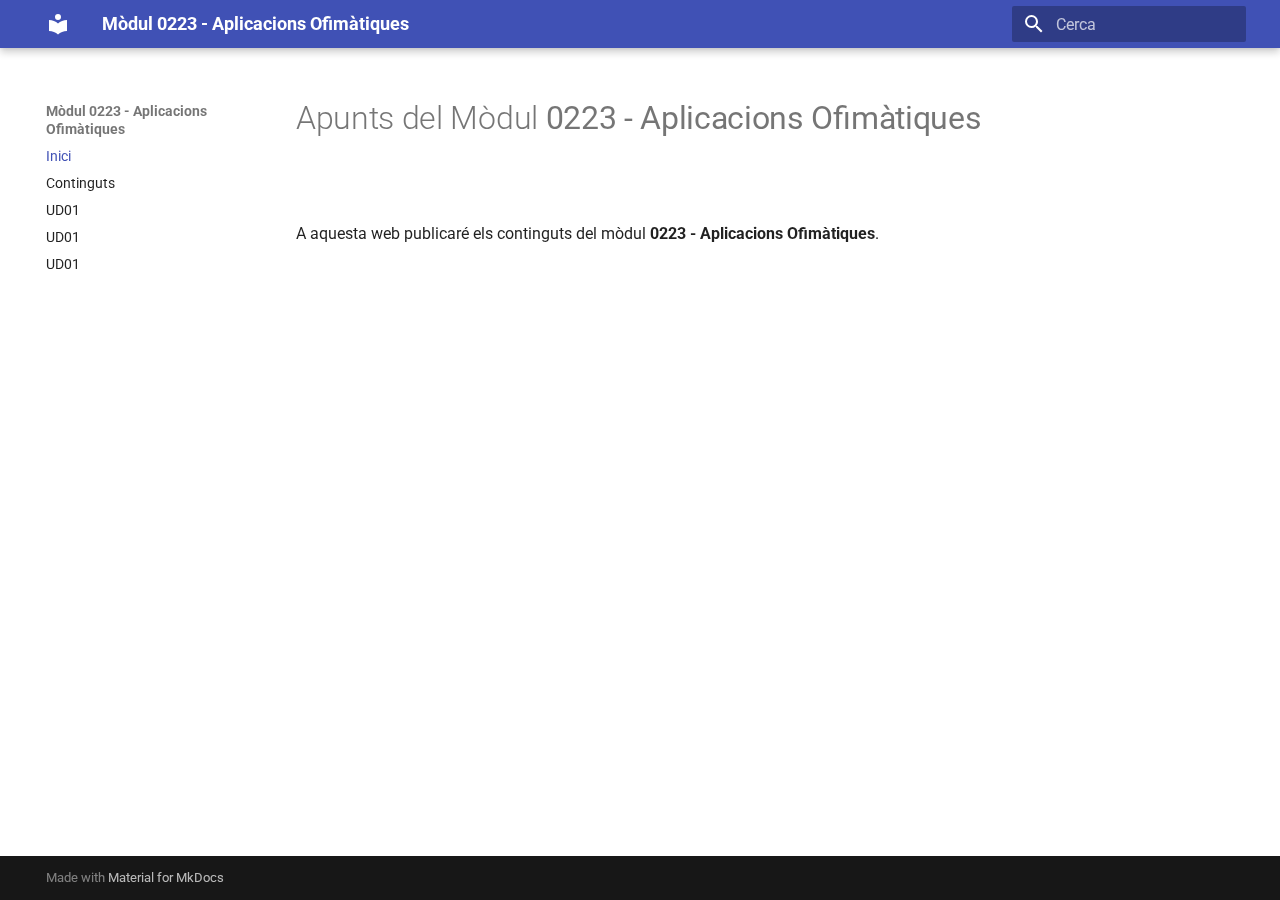
<file: index.html>
<!doctype html>
<html lang="ca" class="no-js">
  <head>
    
      <meta charset="utf-8">
      <meta name="viewport" content="width=device-width,initial-scale=1">
      
        <meta name="description" content="Publicació progressiva des d'un sol repositori">
      
      
      
        <link rel="canonical" href="https://github.com/jpardo20/aof-apunts/">
      
      
      
        <link rel="next" href="continguts/">
      
      
      <link rel="icon" href="assets/images/favicon.png">
      <meta name="generator" content="mkdocs-1.6.1, mkdocs-material-9.6.20">
    
    
      
        <title>Mòdul 0223 - Aplicacions Ofimàtiques</title>
      
    
    
      <link rel="stylesheet" href="assets/stylesheets/main.e53b48f4.min.css">
      
      


    
    
      
    
    
      
        
        
        <link rel="preconnect" href="https://fonts.gstatic.com" crossorigin>
        <link rel="stylesheet" href="https://fonts.googleapis.com/css?family=Roboto:300,300i,400,400i,700,700i%7CRoboto+Mono:400,400i,700,700i&display=fallback">
        <style>:root{--md-text-font:"Roboto";--md-code-font:"Roboto Mono"}</style>
      
    
    
    <script>__md_scope=new URL(".",location),__md_hash=e=>[...e].reduce(((e,_)=>(e<<5)-e+_.charCodeAt(0)),0),__md_get=(e,_=localStorage,t=__md_scope)=>JSON.parse(_.getItem(t.pathname+"."+e)),__md_set=(e,_,t=localStorage,a=__md_scope)=>{try{t.setItem(a.pathname+"."+e,JSON.stringify(_))}catch(e){}}</script>
    
      

    
    
    
  </head>
  
  
    <body dir="ltr">
  
    
    <input class="md-toggle" data-md-toggle="drawer" type="checkbox" id="__drawer" autocomplete="off">
    <input class="md-toggle" data-md-toggle="search" type="checkbox" id="__search" autocomplete="off">
    <label class="md-overlay" for="__drawer"></label>
    <div data-md-component="skip">
      
        
        <a href="#apunts-del-modul-0223-aplicacions-ofimatiques" class="md-skip">
          Salta el contingut
        </a>
      
    </div>
    <div data-md-component="announce">
      
    </div>
    
    
      

  

<header class="md-header md-header--shadow" data-md-component="header">
  <nav class="md-header__inner md-grid" aria-label="Capçalera">
    <a href="." title="Mòdul 0223 - Aplicacions Ofimàtiques" class="md-header__button md-logo" aria-label="Mòdul 0223 - Aplicacions Ofimàtiques" data-md-component="logo">
      
  
  <svg xmlns="http://www.w3.org/2000/svg" viewBox="0 0 24 24"><path d="M12 8a3 3 0 0 0 3-3 3 3 0 0 0-3-3 3 3 0 0 0-3 3 3 3 0 0 0 3 3m0 3.54C9.64 9.35 6.5 8 3 8v11c3.5 0 6.64 1.35 9 3.54 2.36-2.19 5.5-3.54 9-3.54V8c-3.5 0-6.64 1.35-9 3.54"/></svg>

    </a>
    <label class="md-header__button md-icon" for="__drawer">
      
      <svg xmlns="http://www.w3.org/2000/svg" viewBox="0 0 24 24"><path d="M3 6h18v2H3zm0 5h18v2H3zm0 5h18v2H3z"/></svg>
    </label>
    <div class="md-header__title" data-md-component="header-title">
      <div class="md-header__ellipsis">
        <div class="md-header__topic">
          <span class="md-ellipsis">
            Mòdul 0223 - Aplicacions Ofimàtiques
          </span>
        </div>
        <div class="md-header__topic" data-md-component="header-topic">
          <span class="md-ellipsis">
            
              Inici
            
          </span>
        </div>
      </div>
    </div>
    
    
      <script>var palette=__md_get("__palette");if(palette&&palette.color){if("(prefers-color-scheme)"===palette.color.media){var media=matchMedia("(prefers-color-scheme: light)"),input=document.querySelector(media.matches?"[data-md-color-media='(prefers-color-scheme: light)']":"[data-md-color-media='(prefers-color-scheme: dark)']");palette.color.media=input.getAttribute("data-md-color-media"),palette.color.scheme=input.getAttribute("data-md-color-scheme"),palette.color.primary=input.getAttribute("data-md-color-primary"),palette.color.accent=input.getAttribute("data-md-color-accent")}for(var[key,value]of Object.entries(palette.color))document.body.setAttribute("data-md-color-"+key,value)}</script>
    
    
    
      
      
        <label class="md-header__button md-icon" for="__search">
          
          <svg xmlns="http://www.w3.org/2000/svg" viewBox="0 0 24 24"><path d="M9.5 3A6.5 6.5 0 0 1 16 9.5c0 1.61-.59 3.09-1.56 4.23l.27.27h.79l5 5-1.5 1.5-5-5v-.79l-.27-.27A6.52 6.52 0 0 1 9.5 16 6.5 6.5 0 0 1 3 9.5 6.5 6.5 0 0 1 9.5 3m0 2C7 5 5 7 5 9.5S7 14 9.5 14 14 12 14 9.5 12 5 9.5 5"/></svg>
        </label>
        <div class="md-search" data-md-component="search" role="dialog">
  <label class="md-search__overlay" for="__search"></label>
  <div class="md-search__inner" role="search">
    <form class="md-search__form" name="search">
      <input type="text" class="md-search__input" name="query" aria-label="Cerca" placeholder="Cerca" autocapitalize="off" autocorrect="off" autocomplete="off" spellcheck="false" data-md-component="search-query" required>
      <label class="md-search__icon md-icon" for="__search">
        
        <svg xmlns="http://www.w3.org/2000/svg" viewBox="0 0 24 24"><path d="M9.5 3A6.5 6.5 0 0 1 16 9.5c0 1.61-.59 3.09-1.56 4.23l.27.27h.79l5 5-1.5 1.5-5-5v-.79l-.27-.27A6.52 6.52 0 0 1 9.5 16 6.5 6.5 0 0 1 3 9.5 6.5 6.5 0 0 1 9.5 3m0 2C7 5 5 7 5 9.5S7 14 9.5 14 14 12 14 9.5 12 5 9.5 5"/></svg>
        
        <svg xmlns="http://www.w3.org/2000/svg" viewBox="0 0 24 24"><path d="M20 11v2H8l5.5 5.5-1.42 1.42L4.16 12l7.92-7.92L13.5 5.5 8 11z"/></svg>
      </label>
      <nav class="md-search__options" aria-label="Cerca">
        
        <button type="reset" class="md-search__icon md-icon" title="Neteja" aria-label="Neteja" tabindex="-1">
          
          <svg xmlns="http://www.w3.org/2000/svg" viewBox="0 0 24 24"><path d="M19 6.41 17.59 5 12 10.59 6.41 5 5 6.41 10.59 12 5 17.59 6.41 19 12 13.41 17.59 19 19 17.59 13.41 12z"/></svg>
        </button>
      </nav>
      
    </form>
    <div class="md-search__output">
      <div class="md-search__scrollwrap" tabindex="0" data-md-scrollfix>
        <div class="md-search-result" data-md-component="search-result">
          <div class="md-search-result__meta">
            Inicialitzant cerca
          </div>
          <ol class="md-search-result__list" role="presentation"></ol>
        </div>
      </div>
    </div>
  </div>
</div>
      
    
    
  </nav>
  
</header>
    
    <div class="md-container" data-md-component="container">
      
      
        
          
        
      
      <main class="md-main" data-md-component="main">
        <div class="md-main__inner md-grid">
          
            
              
              <div class="md-sidebar md-sidebar--primary" data-md-component="sidebar" data-md-type="navigation" >
                <div class="md-sidebar__scrollwrap">
                  <div class="md-sidebar__inner">
                    



<nav class="md-nav md-nav--primary" aria-label="Navegació" data-md-level="0">
  <label class="md-nav__title" for="__drawer">
    <a href="." title="Mòdul 0223 - Aplicacions Ofimàtiques" class="md-nav__button md-logo" aria-label="Mòdul 0223 - Aplicacions Ofimàtiques" data-md-component="logo">
      
  
  <svg xmlns="http://www.w3.org/2000/svg" viewBox="0 0 24 24"><path d="M12 8a3 3 0 0 0 3-3 3 3 0 0 0-3-3 3 3 0 0 0-3 3 3 3 0 0 0 3 3m0 3.54C9.64 9.35 6.5 8 3 8v11c3.5 0 6.64 1.35 9 3.54 2.36-2.19 5.5-3.54 9-3.54V8c-3.5 0-6.64 1.35-9 3.54"/></svg>

    </a>
    Mòdul 0223 - Aplicacions Ofimàtiques
  </label>
  
  <ul class="md-nav__list" data-md-scrollfix>
    
      
      
  
  
    
  
  
  
    <li class="md-nav__item md-nav__item--active">
      
      <input class="md-nav__toggle md-toggle" type="checkbox" id="__toc">
      
      
        
      
      
      <a href="." class="md-nav__link md-nav__link--active">
        
  
  
  <span class="md-ellipsis">
    Inici
    
  </span>
  

      </a>
      
    </li>
  

    
      
      
  
  
  
  
    <li class="md-nav__item">
      <a href="continguts/" class="md-nav__link">
        
  
  
  <span class="md-ellipsis">
    Continguts
    
  </span>
  

      </a>
    </li>
  

    
      
      
  
  
  
  
    <li class="md-nav__item">
      <a href="unitats-didactiques/ud01-iao/" class="md-nav__link">
        
  
  
  <span class="md-ellipsis">
    UD01
    
  </span>
  

      </a>
    </li>
  

    
      
      
  
  
  
  
    <li class="md-nav__item">
      <a href="unitats-didactiques/ud01-iao/aof-ud01-actividades-evaluables-01/" class="md-nav__link">
        
  
  
  <span class="md-ellipsis">
    UD01
    
  </span>
  

      </a>
    </li>
  

    
      
      
  
  
  
  
    <li class="md-nav__item">
      <a href="unitats-didactiques/ud01-iao/aof-ud01-glosario/" class="md-nav__link">
        
  
  
  <span class="md-ellipsis">
    UD01
    
  </span>
  

      </a>
    </li>
  

    
  </ul>
</nav>
                  </div>
                </div>
              </div>
            
            
              
              <div class="md-sidebar md-sidebar--secondary" data-md-component="sidebar" data-md-type="toc" >
                <div class="md-sidebar__scrollwrap">
                  <div class="md-sidebar__inner">
                    

<nav class="md-nav md-nav--secondary" aria-label="Taula de continguts">
  
  
  
    
  
  
</nav>
                  </div>
                </div>
              </div>
            
          
          
            <div class="md-content" data-md-component="content">
              <article class="md-content__inner md-typeset">
                
                  



<h1 id="apunts-del-modul-0223-aplicacions-ofimatiques">Apunts del Mòdul <b>0223 - Aplicacions Ofimàtiques</b><a class="headerlink" href="#apunts-del-modul-0223-aplicacions-ofimatiques" title="Permanent link">&para;</a></h1>
<p>A aquesta web publicaré els continguts del mòdul <strong>0223 - Aplicacions Ofimàtiques</strong>.</p>
<!-- CFPM-IC10 -->












                
              </article>
            </div>
          
          
<script>var target=document.getElementById(location.hash.slice(1));target&&target.name&&(target.checked=target.name.startsWith("__tabbed_"))</script>
        </div>
        
      </main>
      
        <footer class="md-footer">
  
  <div class="md-footer-meta md-typeset">
    <div class="md-footer-meta__inner md-grid">
      <div class="md-copyright">
  
  
    Made with
    <a href="https://squidfunk.github.io/mkdocs-material/" target="_blank" rel="noopener">
      Material for MkDocs
    </a>
  
</div>
      
    </div>
  </div>
</footer>
      
    </div>
    <div class="md-dialog" data-md-component="dialog">
      <div class="md-dialog__inner md-typeset"></div>
    </div>
    
    
    
      
      <script id="__config" type="application/json">{"base": ".", "features": ["navigation.instant", "navigation.tracking", "content.code.copy"], "search": "assets/javascripts/workers/search.973d3a69.min.js", "tags": null, "translations": {"clipboard.copied": "Copiat al porta-retalls", "clipboard.copy": "C\u00f2pia al porta-retalls", "search.result.more.one": "1 m\u00e9s en aquesta p\u00e0gina", "search.result.more.other": "# m\u00e9s en aquesta p\u00e0gina", "search.result.none": "Cap document coincideix", "search.result.one": "1 document coincident", "search.result.other": "# documents coincidents", "search.result.placeholder": "Escriu per a comen\u00e7ar a cercar", "search.result.term.missing": "Desaparegut", "select.version": "Selecciona la versi\u00f3"}, "version": null}</script>
    
    
      <script src="assets/javascripts/bundle.f55a23d4.min.js"></script>
      
    
  </body>
</html>
</file>
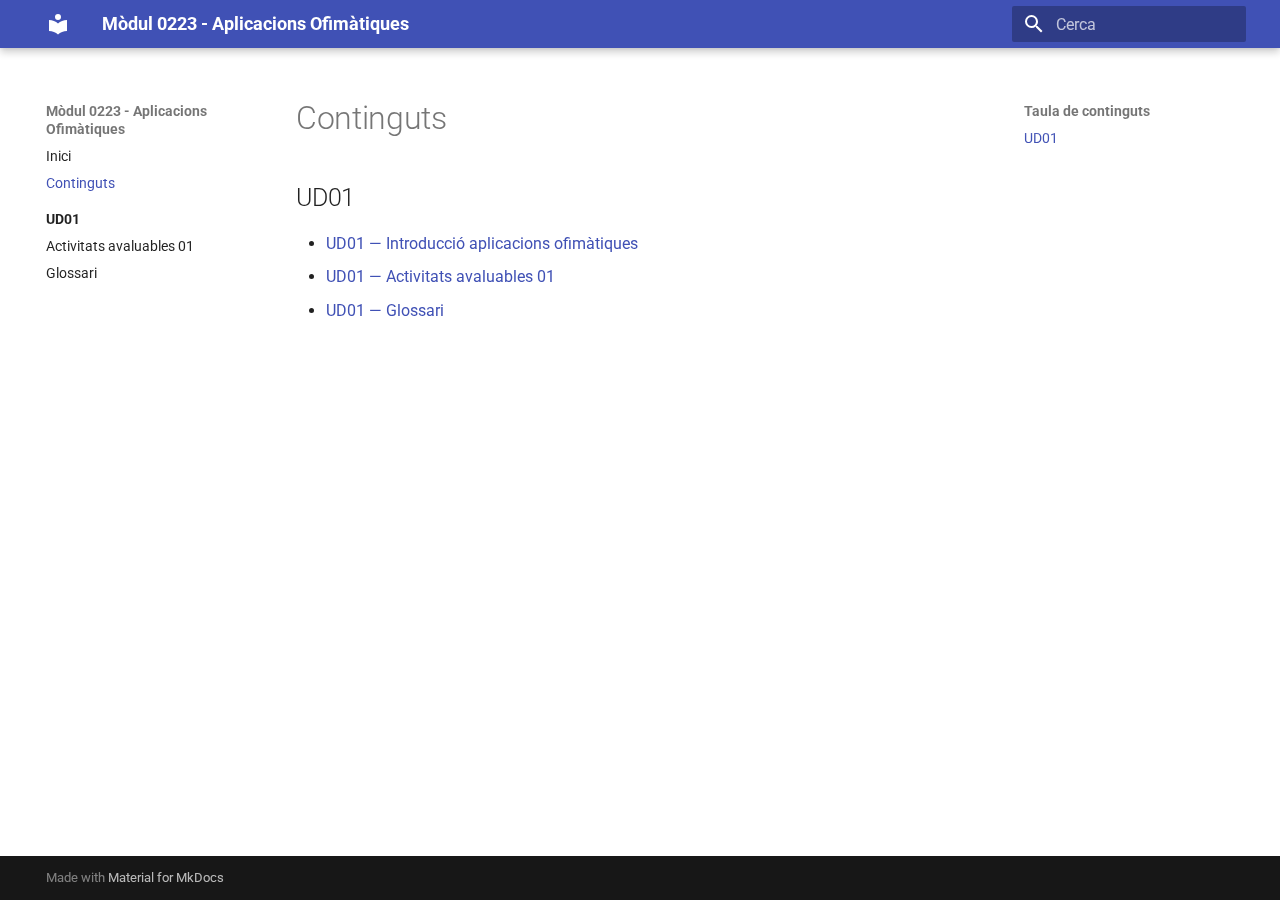
<file: continguts/index.html>
<!doctype html>
<html lang="ca" class="no-js">
  <head>
    
      <meta charset="utf-8">
      <meta name="viewport" content="width=device-width,initial-scale=1">
      
        <meta name="description" content="Publicació progressiva des d'un sol repositori">
      
      
      
        <link rel="canonical" href="https://github.com/jpardo20/aof-apunts/continguts/">
      
      
        <link rel="prev" href="..">
      
      
        <link rel="next" href="../unitats-didactiques/ud01-iao/">
      
      
      <link rel="icon" href="../assets/images/favicon.png">
      <meta name="generator" content="mkdocs-1.6.1, mkdocs-material-9.6.20">
    
    
      
        <title>Continguts publicats - Mòdul 0223 - Aplicacions Ofimàtiques</title>
      
    
    
      <link rel="stylesheet" href="../assets/stylesheets/main.e53b48f4.min.css">
      
      


    
    
      
    
    
      
        
        
        <link rel="preconnect" href="https://fonts.gstatic.com" crossorigin>
        <link rel="stylesheet" href="https://fonts.googleapis.com/css?family=Roboto:300,300i,400,400i,700,700i%7CRoboto+Mono:400,400i,700,700i&display=fallback">
        <style>:root{--md-text-font:"Roboto";--md-code-font:"Roboto Mono"}</style>
      
    
    
      <link rel="stylesheet" href="../assets/styles.css">
    
    <script>__md_scope=new URL("..",location),__md_hash=e=>[...e].reduce(((e,_)=>(e<<5)-e+_.charCodeAt(0)),0),__md_get=(e,_=localStorage,t=__md_scope)=>JSON.parse(_.getItem(t.pathname+"."+e)),__md_set=(e,_,t=localStorage,a=__md_scope)=>{try{t.setItem(a.pathname+"."+e,JSON.stringify(_))}catch(e){}}</script>
    
      

    
    
    
  </head>
  
  
    <body dir="ltr">
  
    
    <input class="md-toggle" data-md-toggle="drawer" type="checkbox" id="__drawer" autocomplete="off">
    <input class="md-toggle" data-md-toggle="search" type="checkbox" id="__search" autocomplete="off">
    <label class="md-overlay" for="__drawer"></label>
    <div data-md-component="skip">
      
        
        <a href="#ud01" class="md-skip">
          Salta el contingut
        </a>
      
    </div>
    <div data-md-component="announce">
      
    </div>
    
    
      

  

<header class="md-header md-header--shadow" data-md-component="header">
  <nav class="md-header__inner md-grid" aria-label="Capçalera">
    <a href=".." title="Mòdul 0223 - Aplicacions Ofimàtiques" class="md-header__button md-logo" aria-label="Mòdul 0223 - Aplicacions Ofimàtiques" data-md-component="logo">
      
  
  <svg xmlns="http://www.w3.org/2000/svg" viewBox="0 0 24 24"><path d="M12 8a3 3 0 0 0 3-3 3 3 0 0 0-3-3 3 3 0 0 0-3 3 3 3 0 0 0 3 3m0 3.54C9.64 9.35 6.5 8 3 8v11c3.5 0 6.64 1.35 9 3.54 2.36-2.19 5.5-3.54 9-3.54V8c-3.5 0-6.64 1.35-9 3.54"/></svg>

    </a>
    <label class="md-header__button md-icon" for="__drawer">
      
      <svg xmlns="http://www.w3.org/2000/svg" viewBox="0 0 24 24"><path d="M3 6h18v2H3zm0 5h18v2H3zm0 5h18v2H3z"/></svg>
    </label>
    <div class="md-header__title" data-md-component="header-title">
      <div class="md-header__ellipsis">
        <div class="md-header__topic">
          <span class="md-ellipsis">
            Mòdul 0223 - Aplicacions Ofimàtiques
          </span>
        </div>
        <div class="md-header__topic" data-md-component="header-topic">
          <span class="md-ellipsis">
            
              Continguts publicats
            
          </span>
        </div>
      </div>
    </div>
    
    
      <script>var palette=__md_get("__palette");if(palette&&palette.color){if("(prefers-color-scheme)"===palette.color.media){var media=matchMedia("(prefers-color-scheme: light)"),input=document.querySelector(media.matches?"[data-md-color-media='(prefers-color-scheme: light)']":"[data-md-color-media='(prefers-color-scheme: dark)']");palette.color.media=input.getAttribute("data-md-color-media"),palette.color.scheme=input.getAttribute("data-md-color-scheme"),palette.color.primary=input.getAttribute("data-md-color-primary"),palette.color.accent=input.getAttribute("data-md-color-accent")}for(var[key,value]of Object.entries(palette.color))document.body.setAttribute("data-md-color-"+key,value)}</script>
    
    
    
      
      
        <label class="md-header__button md-icon" for="__search">
          
          <svg xmlns="http://www.w3.org/2000/svg" viewBox="0 0 24 24"><path d="M9.5 3A6.5 6.5 0 0 1 16 9.5c0 1.61-.59 3.09-1.56 4.23l.27.27h.79l5 5-1.5 1.5-5-5v-.79l-.27-.27A6.52 6.52 0 0 1 9.5 16 6.5 6.5 0 0 1 3 9.5 6.5 6.5 0 0 1 9.5 3m0 2C7 5 5 7 5 9.5S7 14 9.5 14 14 12 14 9.5 12 5 9.5 5"/></svg>
        </label>
        <div class="md-search" data-md-component="search" role="dialog">
  <label class="md-search__overlay" for="__search"></label>
  <div class="md-search__inner" role="search">
    <form class="md-search__form" name="search">
      <input type="text" class="md-search__input" name="query" aria-label="Cerca" placeholder="Cerca" autocapitalize="off" autocorrect="off" autocomplete="off" spellcheck="false" data-md-component="search-query" required>
      <label class="md-search__icon md-icon" for="__search">
        
        <svg xmlns="http://www.w3.org/2000/svg" viewBox="0 0 24 24"><path d="M9.5 3A6.5 6.5 0 0 1 16 9.5c0 1.61-.59 3.09-1.56 4.23l.27.27h.79l5 5-1.5 1.5-5-5v-.79l-.27-.27A6.52 6.52 0 0 1 9.5 16 6.5 6.5 0 0 1 3 9.5 6.5 6.5 0 0 1 9.5 3m0 2C7 5 5 7 5 9.5S7 14 9.5 14 14 12 14 9.5 12 5 9.5 5"/></svg>
        
        <svg xmlns="http://www.w3.org/2000/svg" viewBox="0 0 24 24"><path d="M20 11v2H8l5.5 5.5-1.42 1.42L4.16 12l7.92-7.92L13.5 5.5 8 11z"/></svg>
      </label>
      <nav class="md-search__options" aria-label="Cerca">
        
        <button type="reset" class="md-search__icon md-icon" title="Neteja" aria-label="Neteja" tabindex="-1">
          
          <svg xmlns="http://www.w3.org/2000/svg" viewBox="0 0 24 24"><path d="M19 6.41 17.59 5 12 10.59 6.41 5 5 6.41 10.59 12 5 17.59 6.41 19 12 13.41 17.59 19 19 17.59 13.41 12z"/></svg>
        </button>
      </nav>
      
    </form>
    <div class="md-search__output">
      <div class="md-search__scrollwrap" tabindex="0" data-md-scrollfix>
        <div class="md-search-result" data-md-component="search-result">
          <div class="md-search-result__meta">
            Inicialitzant cerca
          </div>
          <ol class="md-search-result__list" role="presentation"></ol>
        </div>
      </div>
    </div>
  </div>
</div>
      
    
    
  </nav>
  
</header>
    
    <div class="md-container" data-md-component="container">
      
      
        
          
        
      
      <main class="md-main" data-md-component="main">
        <div class="md-main__inner md-grid">
          
            
              
              <div class="md-sidebar md-sidebar--primary" data-md-component="sidebar" data-md-type="navigation" >
                <div class="md-sidebar__scrollwrap">
                  <div class="md-sidebar__inner">
                    



<nav class="md-nav md-nav--primary" aria-label="Navegació" data-md-level="0">
  <label class="md-nav__title" for="__drawer">
    <a href=".." title="Mòdul 0223 - Aplicacions Ofimàtiques" class="md-nav__button md-logo" aria-label="Mòdul 0223 - Aplicacions Ofimàtiques" data-md-component="logo">
      
  
  <svg xmlns="http://www.w3.org/2000/svg" viewBox="0 0 24 24"><path d="M12 8a3 3 0 0 0 3-3 3 3 0 0 0-3-3 3 3 0 0 0-3 3 3 3 0 0 0 3 3m0 3.54C9.64 9.35 6.5 8 3 8v11c3.5 0 6.64 1.35 9 3.54 2.36-2.19 5.5-3.54 9-3.54V8c-3.5 0-6.64 1.35-9 3.54"/></svg>

    </a>
    Mòdul 0223 - Aplicacions Ofimàtiques
  </label>
  
  <ul class="md-nav__list" data-md-scrollfix>
    
      
      
  
  
  
  
    <li class="md-nav__item">
      <a href=".." class="md-nav__link">
        
  
  
  <span class="md-ellipsis">
    Inici
    
  </span>
  

      </a>
    </li>
  

    
      
      
  
  
    
  
  
  
    <li class="md-nav__item md-nav__item--active">
      
      <input class="md-nav__toggle md-toggle" type="checkbox" id="__toc">
      
      
      
        <label class="md-nav__link md-nav__link--active" for="__toc">
          
  
  
  <span class="md-ellipsis">
    Continguts
    
  </span>
  

          <span class="md-nav__icon md-icon"></span>
        </label>
      
      <a href="./" class="md-nav__link md-nav__link--active">
        
  
  
  <span class="md-ellipsis">
    Continguts
    
  </span>
  

      </a>
      
        

<nav class="md-nav md-nav--secondary" aria-label="Taula de continguts">
  
  
  
  
    <label class="md-nav__title" for="__toc">
      <span class="md-nav__icon md-icon"></span>
      Taula de continguts
    </label>
    <ul class="md-nav__list" data-md-component="toc" data-md-scrollfix>
      
        <li class="md-nav__item">
  <a href="#ud01" class="md-nav__link">
    <span class="md-ellipsis">
      UD01
    </span>
  </a>
  
</li>
      
    </ul>
  
</nav>
      
    </li>
  

    
      
      
  
  
  
  
    
    
      
        
          
        
      
        
      
        
      
    
    
    
      
        
        
      
    
    
    <li class="md-nav__item md-nav__item--section md-nav__item--nested">
      
        
        
        <input class="md-nav__toggle md-toggle " type="checkbox" id="__nav_3" >
        
          
          <div class="md-nav__link md-nav__container">
            <a href="../unitats-didactiques/ud01-iao/" class="md-nav__link ">
              
  
  
  <span class="md-ellipsis">
    UD01
    
  </span>
  

            </a>
            
              
              <label class="md-nav__link " for="__nav_3" id="__nav_3_label" tabindex="">
                <span class="md-nav__icon md-icon"></span>
              </label>
            
          </div>
        
        <nav class="md-nav" data-md-level="1" aria-labelledby="__nav_3_label" aria-expanded="false">
          <label class="md-nav__title" for="__nav_3">
            <span class="md-nav__icon md-icon"></span>
            UD01
          </label>
          <ul class="md-nav__list" data-md-scrollfix>
            
              
            
              
                
  
  
  
  
    <li class="md-nav__item">
      <a href="../unitats-didactiques/ud01-iao/aof-ud01-actividades-evaluables-01/" class="md-nav__link">
        
  
  
  <span class="md-ellipsis">
    Activitats avaluables 01
    
  </span>
  

      </a>
    </li>
  

              
            
              
                
  
  
  
  
    <li class="md-nav__item">
      <a href="../unitats-didactiques/ud01-iao/aof-ud01-glosario/" class="md-nav__link">
        
  
  
  <span class="md-ellipsis">
    Glossari
    
  </span>
  

      </a>
    </li>
  

              
            
          </ul>
        </nav>
      
    </li>
  

    
  </ul>
</nav>
                  </div>
                </div>
              </div>
            
            
              
              <div class="md-sidebar md-sidebar--secondary" data-md-component="sidebar" data-md-type="toc" >
                <div class="md-sidebar__scrollwrap">
                  <div class="md-sidebar__inner">
                    

<nav class="md-nav md-nav--secondary" aria-label="Taula de continguts">
  
  
  
  
    <label class="md-nav__title" for="__toc">
      <span class="md-nav__icon md-icon"></span>
      Taula de continguts
    </label>
    <ul class="md-nav__list" data-md-component="toc" data-md-scrollfix>
      
        <li class="md-nav__item">
  <a href="#ud01" class="md-nav__link">
    <span class="md-ellipsis">
      UD01
    </span>
  </a>
  
</li>
      
    </ul>
  
</nav>
                  </div>
                </div>
              </div>
            
          
          
            <div class="md-content" data-md-component="content">
              <article class="md-content__inner md-typeset">
                
                  



  <h1>Continguts</h1>

<h2 id="ud01">UD01<a class="headerlink" href="#ud01" title="Permanent link">&para;</a></h2>
<ul>
<li><a href="../unitats-didactiques/ud01-iao/">UD01 — Introducció aplicacions ofimàtiques</a></li>
<li><a href="../unitats-didactiques/ud01-iao/aof-ud01-actividades-evaluables-01/">UD01 — Activitats avaluables 01</a></li>
<li><a href="../unitats-didactiques/ud01-iao/aof-ud01-glosario/">UD01 — Glossari</a></li>
</ul>







  
  






                
              </article>
            </div>
          
          
<script>var target=document.getElementById(location.hash.slice(1));target&&target.name&&(target.checked=target.name.startsWith("__tabbed_"))</script>
        </div>
        
      </main>
      
        <footer class="md-footer">
  
  <div class="md-footer-meta md-typeset">
    <div class="md-footer-meta__inner md-grid">
      <div class="md-copyright">
  
  
    Made with
    <a href="https://squidfunk.github.io/mkdocs-material/" target="_blank" rel="noopener">
      Material for MkDocs
    </a>
  
</div>
      
    </div>
  </div>
</footer>
      
    </div>
    <div class="md-dialog" data-md-component="dialog">
      <div class="md-dialog__inner md-typeset"></div>
    </div>
    
    
    
      
      <script id="__config" type="application/json">{"base": "..", "features": ["navigation.indexes", "navigation.sections", "navigation.instant", "navigation.tracking", "content.code.copy"], "search": "../assets/javascripts/workers/search.973d3a69.min.js", "tags": null, "translations": {"clipboard.copied": "Copiat al porta-retalls", "clipboard.copy": "C\u00f2pia al porta-retalls", "search.result.more.one": "1 m\u00e9s en aquesta p\u00e0gina", "search.result.more.other": "# m\u00e9s en aquesta p\u00e0gina", "search.result.none": "Cap document coincideix", "search.result.one": "1 document coincident", "search.result.other": "# documents coincidents", "search.result.placeholder": "Escriu per a comen\u00e7ar a cercar", "search.result.term.missing": "Desaparegut", "select.version": "Selecciona la versi\u00f3"}, "version": null}</script>
    
    
      <script src="../assets/javascripts/bundle.f55a23d4.min.js"></script>
      
    
  </body>
</html>
</file>
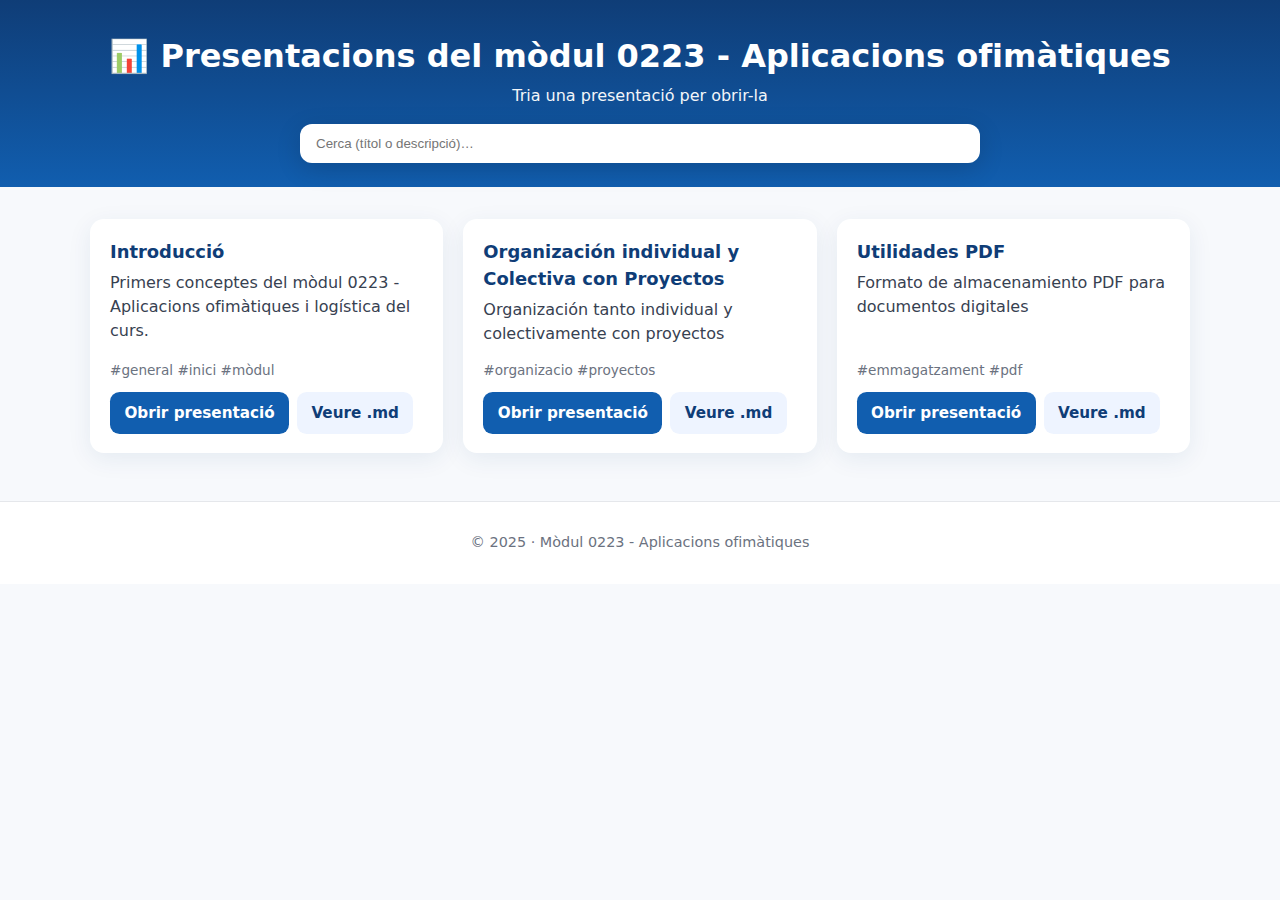
<file: presentacions/index.html>
<!doctype html>
<html lang="ca">
<head>
  <meta charset="utf-8">
  <title>Presentacions · Mòdul 0223 - Aplicacions ofimàtiques</title>
  <meta name="viewport" content="width=device-width, initial-scale=1">
  <link rel="stylesheet" href="./assets/css/style.css">
</head>
<body class="portal">
  <header class="site-header">
    <h1>📊 Presentacions del mòdul 0223 - Aplicacions ofimàtiques</h1>
    <p class="subtitle">Tria una presentació per obrir-la</p>

    <div class="toolbar">
      <input id="search" type="search" placeholder="Cerca (títol o descripció)…" aria-label="Cercar presentacions">
    </div>
  </header>

  <main>
    <div id="presentations-grid" class="grid" aria-live="polite">
      <!-- Targetes generades per JS -->
    </div>
  </main>

  <footer class="site-footer">
    <p>&copy; 2025 · Mòdul 0223 - Aplicacions ofimàtiques</p>
  </footer>

  <script src="assets/js/script.js"></script>
</body>
</html>
</file>
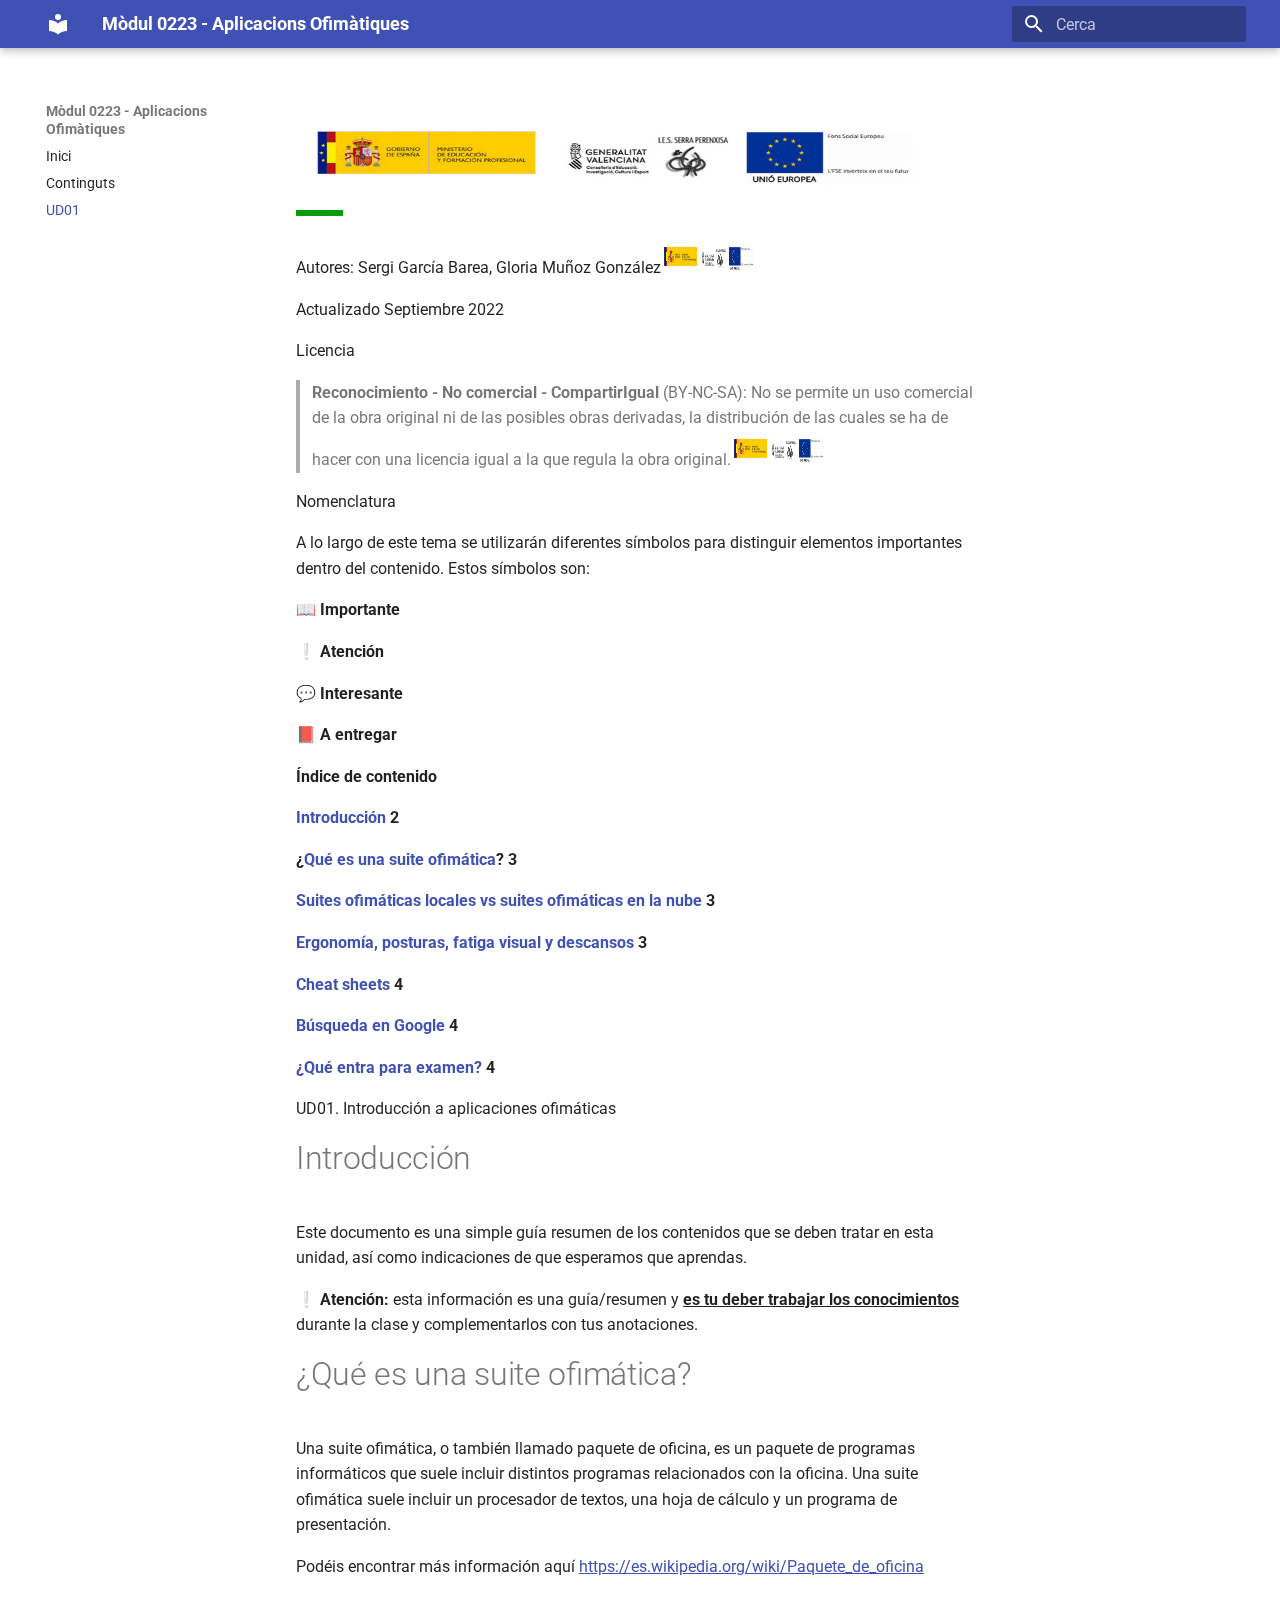
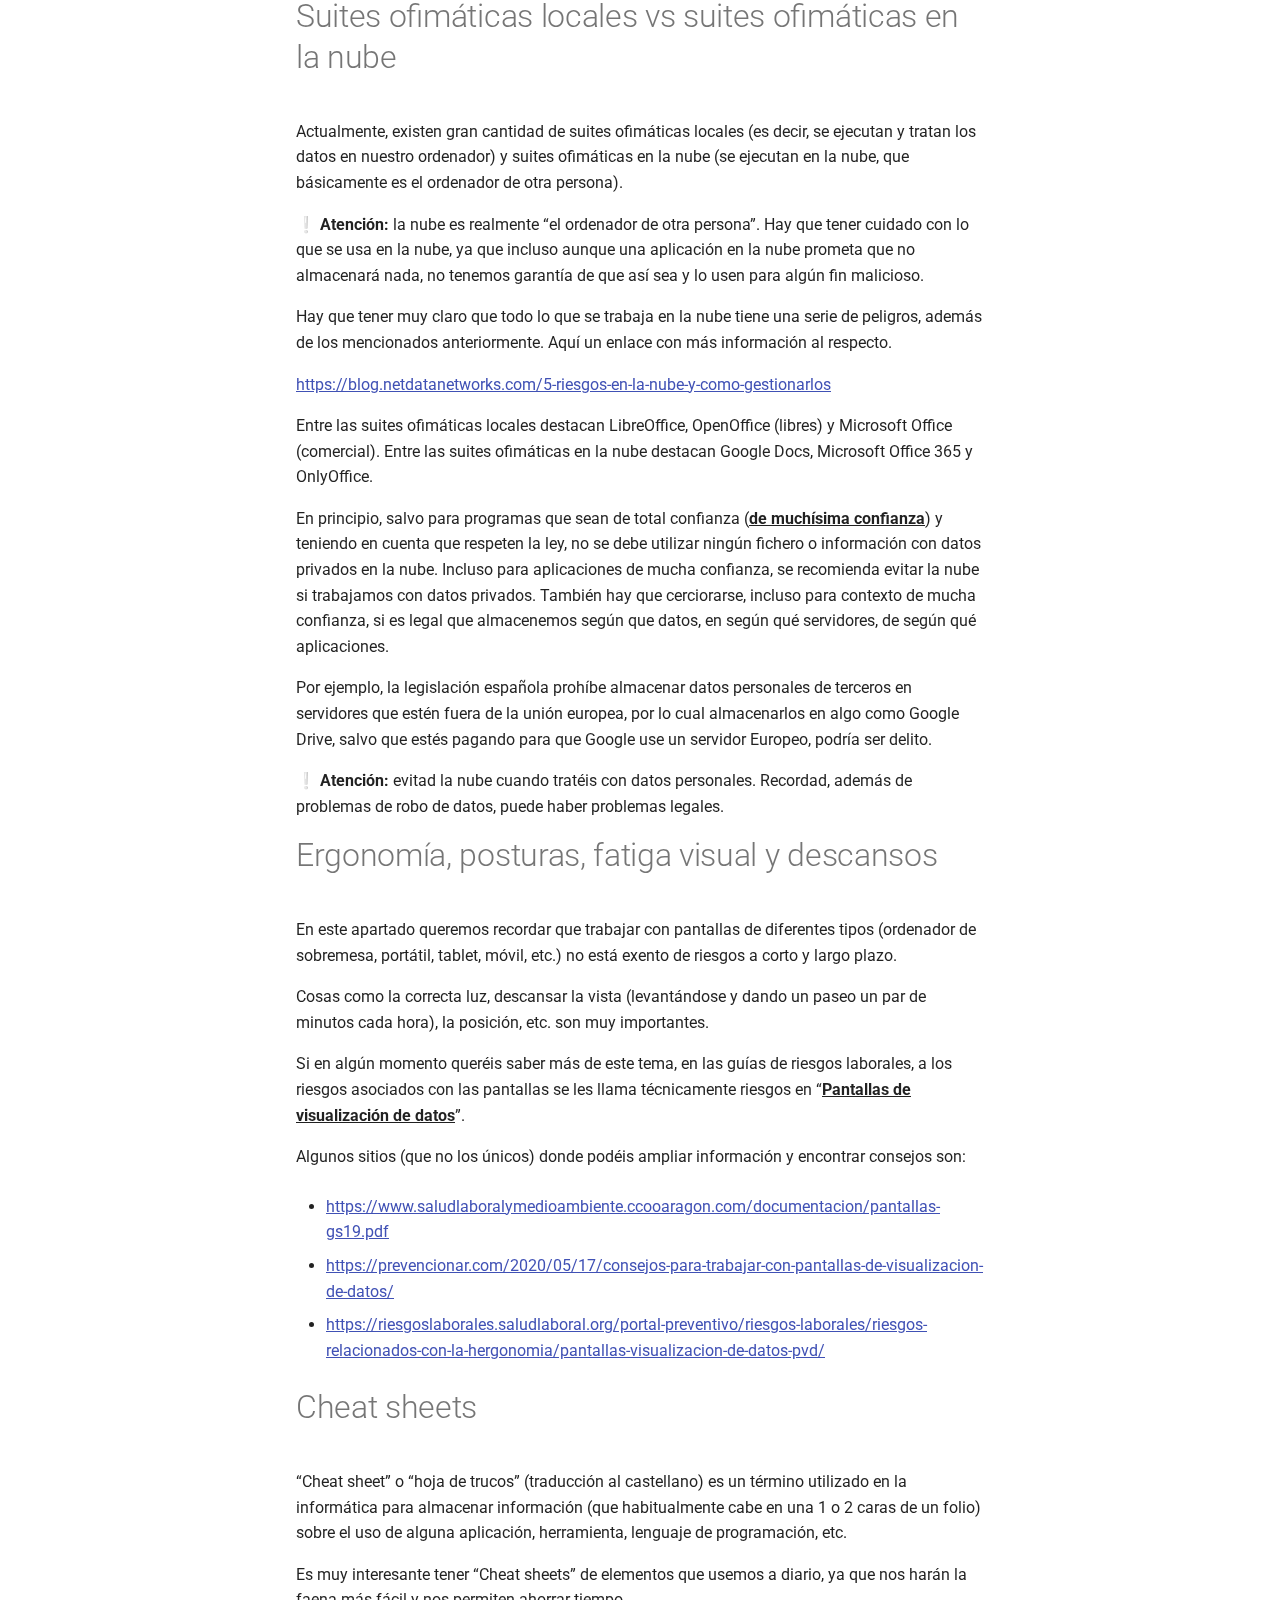
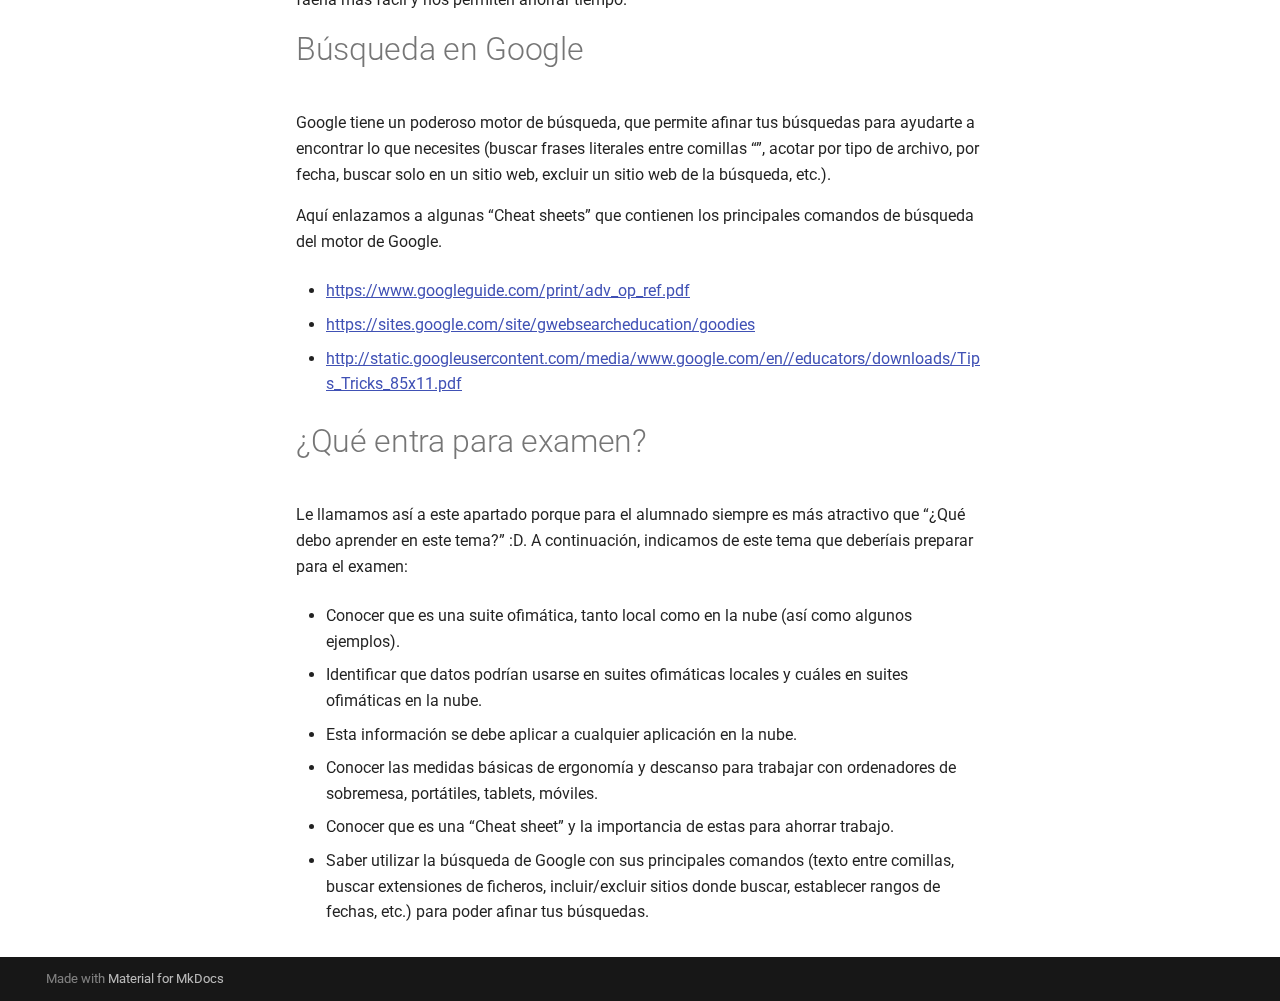
<file: unitats-didactiques/ud01-iao/index.html>
<!doctype html>
<html lang="ca" class="no-js">
  <head>
    
      <meta charset="utf-8">
      <meta name="viewport" content="width=device-width,initial-scale=1">
      
        <meta name="description" content="Publicació progressiva des d'un sol repositori">
      
      
      
        <link rel="canonical" href="https://github.com/jpardo20/aof-apunts/unitats-didactiques/ud01-iao/">
      
      
        <link rel="prev" href="../../continguts/">
      
      
      
      <link rel="icon" href="../../assets/images/favicon.png">
      <meta name="generator" content="mkdocs-1.6.1, mkdocs-material-9.6.20">
    
    
      
        <title>UD01 - Mòdul 0223 - Aplicacions Ofimàtiques</title>
      
    
    
      <link rel="stylesheet" href="../../assets/stylesheets/main.e53b48f4.min.css">
      
      


    
    
      
    
    
      
        
        
        <link rel="preconnect" href="https://fonts.gstatic.com" crossorigin>
        <link rel="stylesheet" href="https://fonts.googleapis.com/css?family=Roboto:300,300i,400,400i,700,700i%7CRoboto+Mono:400,400i,700,700i&display=fallback">
        <style>:root{--md-text-font:"Roboto";--md-code-font:"Roboto Mono"}</style>
      
    
    
    <script>__md_scope=new URL("../..",location),__md_hash=e=>[...e].reduce(((e,_)=>(e<<5)-e+_.charCodeAt(0)),0),__md_get=(e,_=localStorage,t=__md_scope)=>JSON.parse(_.getItem(t.pathname+"."+e)),__md_set=(e,_,t=localStorage,a=__md_scope)=>{try{t.setItem(a.pathname+"."+e,JSON.stringify(_))}catch(e){}}</script>
    
      

    
    
    
  </head>
  
  
    <body dir="ltr">
  
    
    <input class="md-toggle" data-md-toggle="drawer" type="checkbox" id="__drawer" autocomplete="off">
    <input class="md-toggle" data-md-toggle="search" type="checkbox" id="__search" autocomplete="off">
    <label class="md-overlay" for="__drawer"></label>
    <div data-md-component="skip">
      
        
        <a href="#introduccion" class="md-skip">
          Salta el contingut
        </a>
      
    </div>
    <div data-md-component="announce">
      
    </div>
    
    
      

  

<header class="md-header md-header--shadow" data-md-component="header">
  <nav class="md-header__inner md-grid" aria-label="Capçalera">
    <a href="../.." title="Mòdul 0223 - Aplicacions Ofimàtiques" class="md-header__button md-logo" aria-label="Mòdul 0223 - Aplicacions Ofimàtiques" data-md-component="logo">
      
  
  <svg xmlns="http://www.w3.org/2000/svg" viewBox="0 0 24 24"><path d="M12 8a3 3 0 0 0 3-3 3 3 0 0 0-3-3 3 3 0 0 0-3 3 3 3 0 0 0 3 3m0 3.54C9.64 9.35 6.5 8 3 8v11c3.5 0 6.64 1.35 9 3.54 2.36-2.19 5.5-3.54 9-3.54V8c-3.5 0-6.64 1.35-9 3.54"/></svg>

    </a>
    <label class="md-header__button md-icon" for="__drawer">
      
      <svg xmlns="http://www.w3.org/2000/svg" viewBox="0 0 24 24"><path d="M3 6h18v2H3zm0 5h18v2H3zm0 5h18v2H3z"/></svg>
    </label>
    <div class="md-header__title" data-md-component="header-title">
      <div class="md-header__ellipsis">
        <div class="md-header__topic">
          <span class="md-ellipsis">
            Mòdul 0223 - Aplicacions Ofimàtiques
          </span>
        </div>
        <div class="md-header__topic" data-md-component="header-topic">
          <span class="md-ellipsis">
            
              UD01
            
          </span>
        </div>
      </div>
    </div>
    
    
      <script>var palette=__md_get("__palette");if(palette&&palette.color){if("(prefers-color-scheme)"===palette.color.media){var media=matchMedia("(prefers-color-scheme: light)"),input=document.querySelector(media.matches?"[data-md-color-media='(prefers-color-scheme: light)']":"[data-md-color-media='(prefers-color-scheme: dark)']");palette.color.media=input.getAttribute("data-md-color-media"),palette.color.scheme=input.getAttribute("data-md-color-scheme"),palette.color.primary=input.getAttribute("data-md-color-primary"),palette.color.accent=input.getAttribute("data-md-color-accent")}for(var[key,value]of Object.entries(palette.color))document.body.setAttribute("data-md-color-"+key,value)}</script>
    
    
    
      
      
        <label class="md-header__button md-icon" for="__search">
          
          <svg xmlns="http://www.w3.org/2000/svg" viewBox="0 0 24 24"><path d="M9.5 3A6.5 6.5 0 0 1 16 9.5c0 1.61-.59 3.09-1.56 4.23l.27.27h.79l5 5-1.5 1.5-5-5v-.79l-.27-.27A6.52 6.52 0 0 1 9.5 16 6.5 6.5 0 0 1 3 9.5 6.5 6.5 0 0 1 9.5 3m0 2C7 5 5 7 5 9.5S7 14 9.5 14 14 12 14 9.5 12 5 9.5 5"/></svg>
        </label>
        <div class="md-search" data-md-component="search" role="dialog">
  <label class="md-search__overlay" for="__search"></label>
  <div class="md-search__inner" role="search">
    <form class="md-search__form" name="search">
      <input type="text" class="md-search__input" name="query" aria-label="Cerca" placeholder="Cerca" autocapitalize="off" autocorrect="off" autocomplete="off" spellcheck="false" data-md-component="search-query" required>
      <label class="md-search__icon md-icon" for="__search">
        
        <svg xmlns="http://www.w3.org/2000/svg" viewBox="0 0 24 24"><path d="M9.5 3A6.5 6.5 0 0 1 16 9.5c0 1.61-.59 3.09-1.56 4.23l.27.27h.79l5 5-1.5 1.5-5-5v-.79l-.27-.27A6.52 6.52 0 0 1 9.5 16 6.5 6.5 0 0 1 3 9.5 6.5 6.5 0 0 1 9.5 3m0 2C7 5 5 7 5 9.5S7 14 9.5 14 14 12 14 9.5 12 5 9.5 5"/></svg>
        
        <svg xmlns="http://www.w3.org/2000/svg" viewBox="0 0 24 24"><path d="M20 11v2H8l5.5 5.5-1.42 1.42L4.16 12l7.92-7.92L13.5 5.5 8 11z"/></svg>
      </label>
      <nav class="md-search__options" aria-label="Cerca">
        
        <button type="reset" class="md-search__icon md-icon" title="Neteja" aria-label="Neteja" tabindex="-1">
          
          <svg xmlns="http://www.w3.org/2000/svg" viewBox="0 0 24 24"><path d="M19 6.41 17.59 5 12 10.59 6.41 5 5 6.41 10.59 12 5 17.59 6.41 19 12 13.41 17.59 19 19 17.59 13.41 12z"/></svg>
        </button>
      </nav>
      
    </form>
    <div class="md-search__output">
      <div class="md-search__scrollwrap" tabindex="0" data-md-scrollfix>
        <div class="md-search-result" data-md-component="search-result">
          <div class="md-search-result__meta">
            Inicialitzant cerca
          </div>
          <ol class="md-search-result__list" role="presentation"></ol>
        </div>
      </div>
    </div>
  </div>
</div>
      
    
    
  </nav>
  
</header>
    
    <div class="md-container" data-md-component="container">
      
      
        
          
        
      
      <main class="md-main" data-md-component="main">
        <div class="md-main__inner md-grid">
          
            
              
              <div class="md-sidebar md-sidebar--primary" data-md-component="sidebar" data-md-type="navigation" >
                <div class="md-sidebar__scrollwrap">
                  <div class="md-sidebar__inner">
                    



<nav class="md-nav md-nav--primary" aria-label="Navegació" data-md-level="0">
  <label class="md-nav__title" for="__drawer">
    <a href="../.." title="Mòdul 0223 - Aplicacions Ofimàtiques" class="md-nav__button md-logo" aria-label="Mòdul 0223 - Aplicacions Ofimàtiques" data-md-component="logo">
      
  
  <svg xmlns="http://www.w3.org/2000/svg" viewBox="0 0 24 24"><path d="M12 8a3 3 0 0 0 3-3 3 3 0 0 0-3-3 3 3 0 0 0-3 3 3 3 0 0 0 3 3m0 3.54C9.64 9.35 6.5 8 3 8v11c3.5 0 6.64 1.35 9 3.54 2.36-2.19 5.5-3.54 9-3.54V8c-3.5 0-6.64 1.35-9 3.54"/></svg>

    </a>
    Mòdul 0223 - Aplicacions Ofimàtiques
  </label>
  
  <ul class="md-nav__list" data-md-scrollfix>
    
      
      
  
  
  
  
    <li class="md-nav__item">
      <a href="../.." class="md-nav__link">
        
  
  
  <span class="md-ellipsis">
    Inici
    
  </span>
  

      </a>
    </li>
  

    
      
      
  
  
  
  
    <li class="md-nav__item">
      <a href="../../continguts/" class="md-nav__link">
        
  
  
  <span class="md-ellipsis">
    Continguts
    
  </span>
  

      </a>
    </li>
  

    
      
      
  
  
    
  
  
  
    <li class="md-nav__item md-nav__item--active">
      
      <input class="md-nav__toggle md-toggle" type="checkbox" id="__toc">
      
      
        
      
      
      <a href="./" class="md-nav__link md-nav__link--active">
        
  
  
  <span class="md-ellipsis">
    UD01
    
  </span>
  

      </a>
      
    </li>
  

    
  </ul>
</nav>
                  </div>
                </div>
              </div>
            
            
              
              <div class="md-sidebar md-sidebar--secondary" data-md-component="sidebar" data-md-type="toc" >
                <div class="md-sidebar__scrollwrap">
                  <div class="md-sidebar__inner">
                    

<nav class="md-nav md-nav--secondary" aria-label="Taula de continguts">
  
  
  
    
  
  
</nav>
                  </div>
                </div>
              </div>
            
          
          
            <div class="md-content" data-md-component="content">
              <article class="md-content__inner md-typeset">
                
                  



<p><img src="./media/image3.png" style="width:6.69291in;height:0.79167in" /><img src="./media/image5.png" style="width:0.48958in" alt="short line" /></p>
<p>Autores: Sergi García Barea, Gloria Muñoz González<img src="./media/image1.png" style="width:1.00893in;height:0.35313in" /></p>
<p>Actualizado Septiembre 2022</p>
<p>Licencia</p>
<blockquote>
<p><strong>Reconocimiento - No comercial - CompartirIgual</strong> (BY-NC-SA): No se permite un uso comercial de la obra original ni de las posibles obras derivadas, la distribución de las cuales se ha de hacer con una licencia igual a la que regula la obra original.<img src="./media/image1.png" style="width:1.00893in;height:0.35313in" /></p>
</blockquote>
<p>Nomenclatura</p>
<p>A lo largo de este tema se utilizarán diferentes símbolos para distinguir elementos importantes dentro del contenido. Estos símbolos son:</p>
<p>📖 <strong>Importante</strong></p>
<p>❕ <strong>Atención</strong></p>
<p>💬 <strong>Interesante</strong></p>
<p>📕 <strong>A entregar</strong></p>
<p><strong><span class="smallcaps">Índice de contenido</span></strong></p>
<p><strong><a href="#introducción">Introducción</a> 2</strong></p>
<p><strong>¿<a href="#qué-es-una-suite-ofimática">Qué es una suite ofimática</a>? 3</strong></p>
<p><strong><a href="#suites-ofimáticas-locales-vs-suites-ofimáticas-en-la-nube">Suites ofimáticas locales vs suites ofimáticas en la nube</a> 3</strong></p>
<p><strong><a href="#ergonomía-posturas-fatiga-visual-y-descansos">Ergonomía, posturas, fatiga visual y descansos</a> 3</strong></p>
<p><strong><a href="#cheat-sheets">Cheat sheets</a> 4</strong></p>
<p><strong><a href="#búsqueda-en-google">Búsqueda en Google</a> 4</strong></p>
<p><strong><a href="#qué-entra-para-examen">¿Qué entra para examen?</a> 4</strong></p>
<p><span class="smallcaps">UD01. Introducción a aplicaciones ofimáticas</span></p>
<h1 id="introduccion">Introducción<a class="headerlink" href="#introduccion" title="Permanent link">&para;</a></h1>
<p>Este documento es una simple guía resumen de los contenidos que se deben tratar en esta unidad, así como indicaciones de que esperamos que aprendas.</p>
<p>❕ <strong>Atención:</strong> esta información es una guía/resumen y <strong><u>es tu deber trabajar los conocimientos</u></strong> durante la clase y complementarlos con tus anotaciones.</p>
<h1 id="que-es-una-suite-ofimatica">¿Qué es una suite ofimática?<a class="headerlink" href="#que-es-una-suite-ofimatica" title="Permanent link">&para;</a></h1>
<p>Una suite ofimática, o también llamado paquete de oficina, es un paquete de programas informáticos que suele incluir distintos programas relacionados con la oficina. Una suite ofimática suele incluir un procesador de textos, una hoja de cálculo y un programa de presentación.</p>
<p>Podéis encontrar más información aquí <a href="https://es.wikipedia.org/wiki/Paquete_de_oficina"><u>https://es.wikipedia.org/wiki/Paquete_de_oficina</u></a></p>
<h1 id="suites-ofimaticas-locales-vs-suites-ofimaticas-en-la-nube">Suites ofimáticas locales vs suites ofimáticas en la nube<a class="headerlink" href="#suites-ofimaticas-locales-vs-suites-ofimaticas-en-la-nube" title="Permanent link">&para;</a></h1>
<p>Actualmente, existen gran cantidad de suites ofimáticas locales (es decir, se ejecutan y tratan los datos en nuestro ordenador) y suites ofimáticas en la nube (se ejecutan en la nube, que básicamente es el ordenador de otra persona).</p>
<p>❕ <strong>Atención:</strong> la nube es realmente “el ordenador de otra persona”. Hay que tener cuidado con lo que se usa en la nube, ya que incluso aunque una aplicación en la nube prometa que no almacenará nada, no tenemos garantía de que así sea y lo usen para algún fin malicioso.</p>
<p>Hay que tener muy claro que todo lo que se trabaja en la nube tiene una serie de peligros, además de los mencionados anteriormente. Aquí un enlace con más información al respecto.</p>
<p><a href="https://blog.netdatanetworks.com/5-riesgos-en-la-nube-y-como-gestionarlos"><u>https://blog.netdatanetworks.com/5-riesgos-en-la-nube-y-como-gestionarlos</u></a></p>
<p>Entre las suites ofimáticas locales destacan LibreOffice, OpenOffice (libres) y Microsoft Office (comercial). Entre las suites ofimáticas en la nube destacan Google Docs, Microsoft Office 365 y OnlyOffice.</p>
<p>En principio, salvo para programas que sean de total confianza (<strong><u>de muchísima confianza</u></strong>) y teniendo en cuenta que respeten la ley, no se debe utilizar ningún fichero o información con datos privados en la nube. Incluso para aplicaciones de mucha confianza, se recomienda evitar la nube si trabajamos con datos privados. También hay que cerciorarse, incluso para contexto de mucha confianza, si es legal que almacenemos según que datos, en según qué servidores, de según qué aplicaciones.</p>
<p>Por ejemplo, la legislación española prohíbe almacenar datos personales de terceros en servidores que estén fuera de la unión europea, por lo cual almacenarlos en algo como Google Drive, salvo que estés pagando para que Google use un servidor Europeo, podría ser delito.</p>
<p>❕ <strong>Atención:</strong> evitad la nube cuando tratéis con datos personales. Recordad, además de problemas de robo de datos, puede haber problemas legales.</p>
<h1 id="ergonomia-posturas-fatiga-visual-y-descansos">Ergonomía, posturas, fatiga visual y descansos<a class="headerlink" href="#ergonomia-posturas-fatiga-visual-y-descansos" title="Permanent link">&para;</a></h1>
<p>En este apartado queremos recordar que trabajar con pantallas de diferentes tipos (ordenador de sobremesa, portátil, tablet, móvil, etc.) no está exento de riesgos a corto y largo plazo.</p>
<p>Cosas como la correcta luz, descansar la vista (levantándose y dando un paseo un par de minutos cada hora), la posición, etc. son muy importantes.</p>
<p>Si en algún momento queréis saber más de este tema, en las guías de riesgos laborales, a los riesgos asociados con las pantallas se les llama técnicamente riesgos en “<strong><u>Pantallas de visualización de datos</u></strong>”.</p>
<p>Algunos sitios (que no los únicos) donde podéis ampliar información y encontrar consejos son:</p>
<ul>
<li>
<p><a href="https://www.saludlaboralymedioambiente.ccooaragon.com/documentacion/pantallas-gs19.pdf"><u>https://www.saludlaboralymedioambiente.ccooaragon.com/documentacion/pantallas-gs19.pdf</u></a></p>
</li>
<li>
<p><a href="https://prevencionar.com/2020/05/17/consejos-para-trabajar-con-pantallas-de-visualizacion-de-datos/"><u>https://prevencionar.com/2020/05/17/consejos-para-trabajar-con-pantallas-de-visualizacion-de-datos/</u></a></p>
</li>
<li>
<p><a href="https://riesgoslaborales.saludlaboral.org/portal-preventivo/riesgos-laborales/riesgos-relacionados-con-la-hergonomia/pantallas-visualizacion-de-datos-pvd/"><u>https://riesgoslaborales.saludlaboral.org/portal-preventivo/riesgos-laborales/riesgos-relacionados-con-la-hergonomia/pantallas-visualizacion-de-datos-pvd/</u></a></p>
</li>
</ul>
<h1 id="cheat-sheets">Cheat sheets<a class="headerlink" href="#cheat-sheets" title="Permanent link">&para;</a></h1>
<p>“Cheat sheet” o “hoja de trucos” (traducción al castellano) es un término utilizado en la informática para almacenar información (que habitualmente cabe en una 1 o 2 caras de un folio) sobre el uso de alguna aplicación, herramienta, lenguaje de programación, etc.</p>
<p>Es muy interesante tener “Cheat sheets” de elementos que usemos a diario, ya que nos harán la faena más fácil y nos permiten ahorrar tiempo.</p>
<h1 id="busqueda-en-google">Búsqueda en Google<a class="headerlink" href="#busqueda-en-google" title="Permanent link">&para;</a></h1>
<p>Google tiene un poderoso motor de búsqueda, que permite afinar tus búsquedas para ayudarte a encontrar lo que necesites (buscar frases literales entre comillas “”, acotar por tipo de archivo, por fecha, buscar solo en un sitio web, excluir un sitio web de la búsqueda, etc.).</p>
<p>Aquí enlazamos a algunas “Cheat sheets” que contienen los principales comandos de búsqueda del motor de Google.</p>
<ul>
<li>
<p><a href="https://www.googleguide.com/print/adv_op_ref.pdf"><u>https://www.googleguide.com/print/adv_op_ref.pdf</u></a></p>
</li>
<li>
<p><a href="https://sites.google.com/site/gwebsearcheducation/goodies"><u>https://sites.google.com/site/gwebsearcheducation/goodies</u></a></p>
</li>
<li>
<p><a href="http://static.googleusercontent.com/media/www.google.com/en//educators/downloads/Tips_Tricks_85x11.pdf"><u>http://static.googleusercontent.com/media/www.google.com/en//educators/downloads/Tips_Tricks_85x11.pdf</u></a></p>
</li>
</ul>
<h1 id="que-entra-para-examen">¿Qué entra para examen?<a class="headerlink" href="#que-entra-para-examen" title="Permanent link">&para;</a></h1>
<p>Le llamamos así a este apartado porque para el alumnado siempre es más atractivo que “¿Qué debo aprender en este tema?” :D. A continuación, indicamos de este tema que deberíais preparar para el examen:</p>
<ul>
<li>
<p>Conocer que es una suite ofimática, tanto local como en la nube (así como algunos ejemplos).</p>
</li>
<li>
<p>Identificar que datos podrían usarse en suites ofimáticas locales y cuáles en suites ofimáticas en la nube.</p>
</li>
<li>
<p>Esta información se debe aplicar a cualquier aplicación en la nube.</p>
</li>
<li>
<p>Conocer las medidas básicas de ergonomía y descanso para trabajar con ordenadores de sobremesa, portátiles, tablets, móviles.</p>
</li>
<li>
<p>Conocer que es una “Cheat sheet” y la importancia de estas para ahorrar trabajo.</p>
</li>
<li>
<p>Saber utilizar la búsqueda de Google con sus principales comandos (texto entre comillas, buscar extensiones de ficheros, incluir/excluir sitios donde buscar, establecer rangos de fechas, etc.) para poder afinar tus búsquedas.</p>
</li>
</ul>












                
              </article>
            </div>
          
          
<script>var target=document.getElementById(location.hash.slice(1));target&&target.name&&(target.checked=target.name.startsWith("__tabbed_"))</script>
        </div>
        
      </main>
      
        <footer class="md-footer">
  
  <div class="md-footer-meta md-typeset">
    <div class="md-footer-meta__inner md-grid">
      <div class="md-copyright">
  
  
    Made with
    <a href="https://squidfunk.github.io/mkdocs-material/" target="_blank" rel="noopener">
      Material for MkDocs
    </a>
  
</div>
      
    </div>
  </div>
</footer>
      
    </div>
    <div class="md-dialog" data-md-component="dialog">
      <div class="md-dialog__inner md-typeset"></div>
    </div>
    
    
    
      
      <script id="__config" type="application/json">{"base": "../..", "features": ["navigation.instant", "navigation.tracking", "content.code.copy"], "search": "../../assets/javascripts/workers/search.973d3a69.min.js", "tags": null, "translations": {"clipboard.copied": "Copiat al porta-retalls", "clipboard.copy": "C\u00f2pia al porta-retalls", "search.result.more.one": "1 m\u00e9s en aquesta p\u00e0gina", "search.result.more.other": "# m\u00e9s en aquesta p\u00e0gina", "search.result.none": "Cap document coincideix", "search.result.one": "1 document coincident", "search.result.other": "# documents coincidents", "search.result.placeholder": "Escriu per a comen\u00e7ar a cercar", "search.result.term.missing": "Desaparegut", "select.version": "Selecciona la versi\u00f3"}, "version": null}</script>
    
    
      <script src="../../assets/javascripts/bundle.f55a23d4.min.js"></script>
      
    
  </body>
</html>
</file>
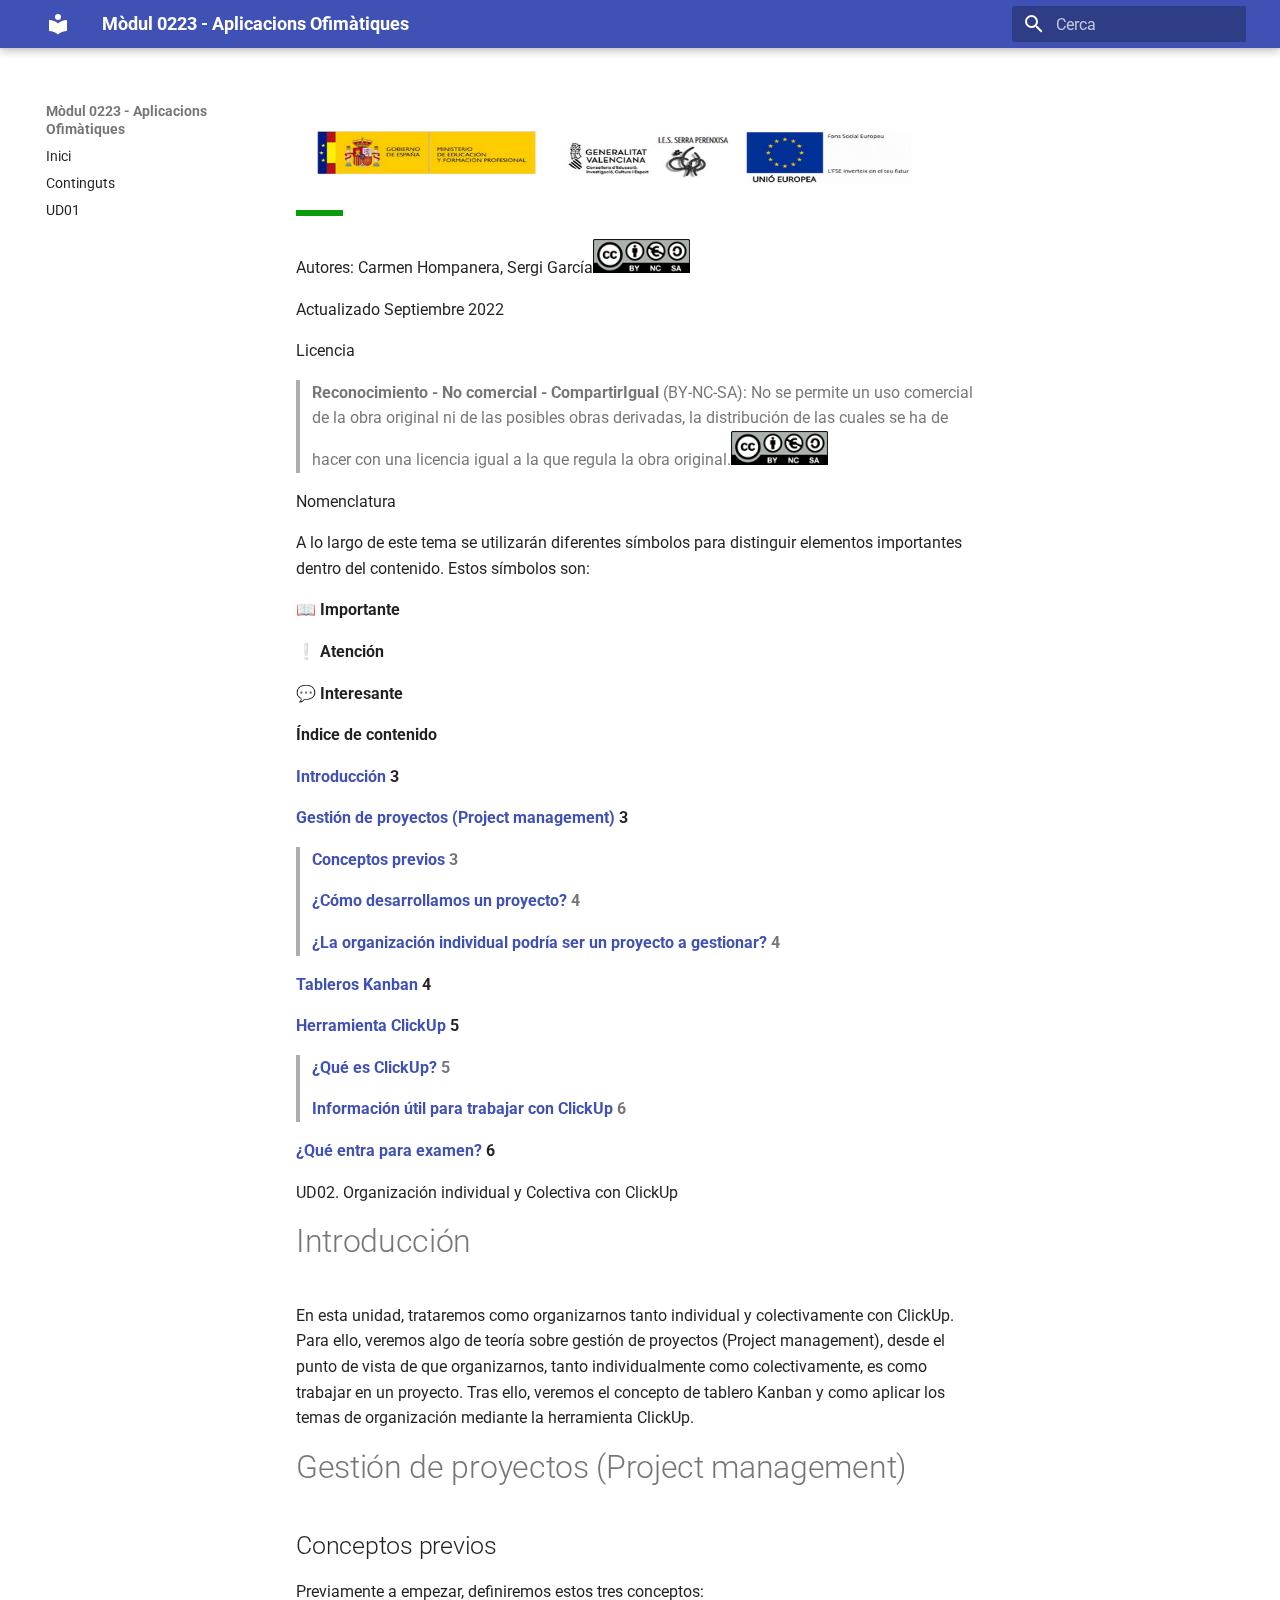
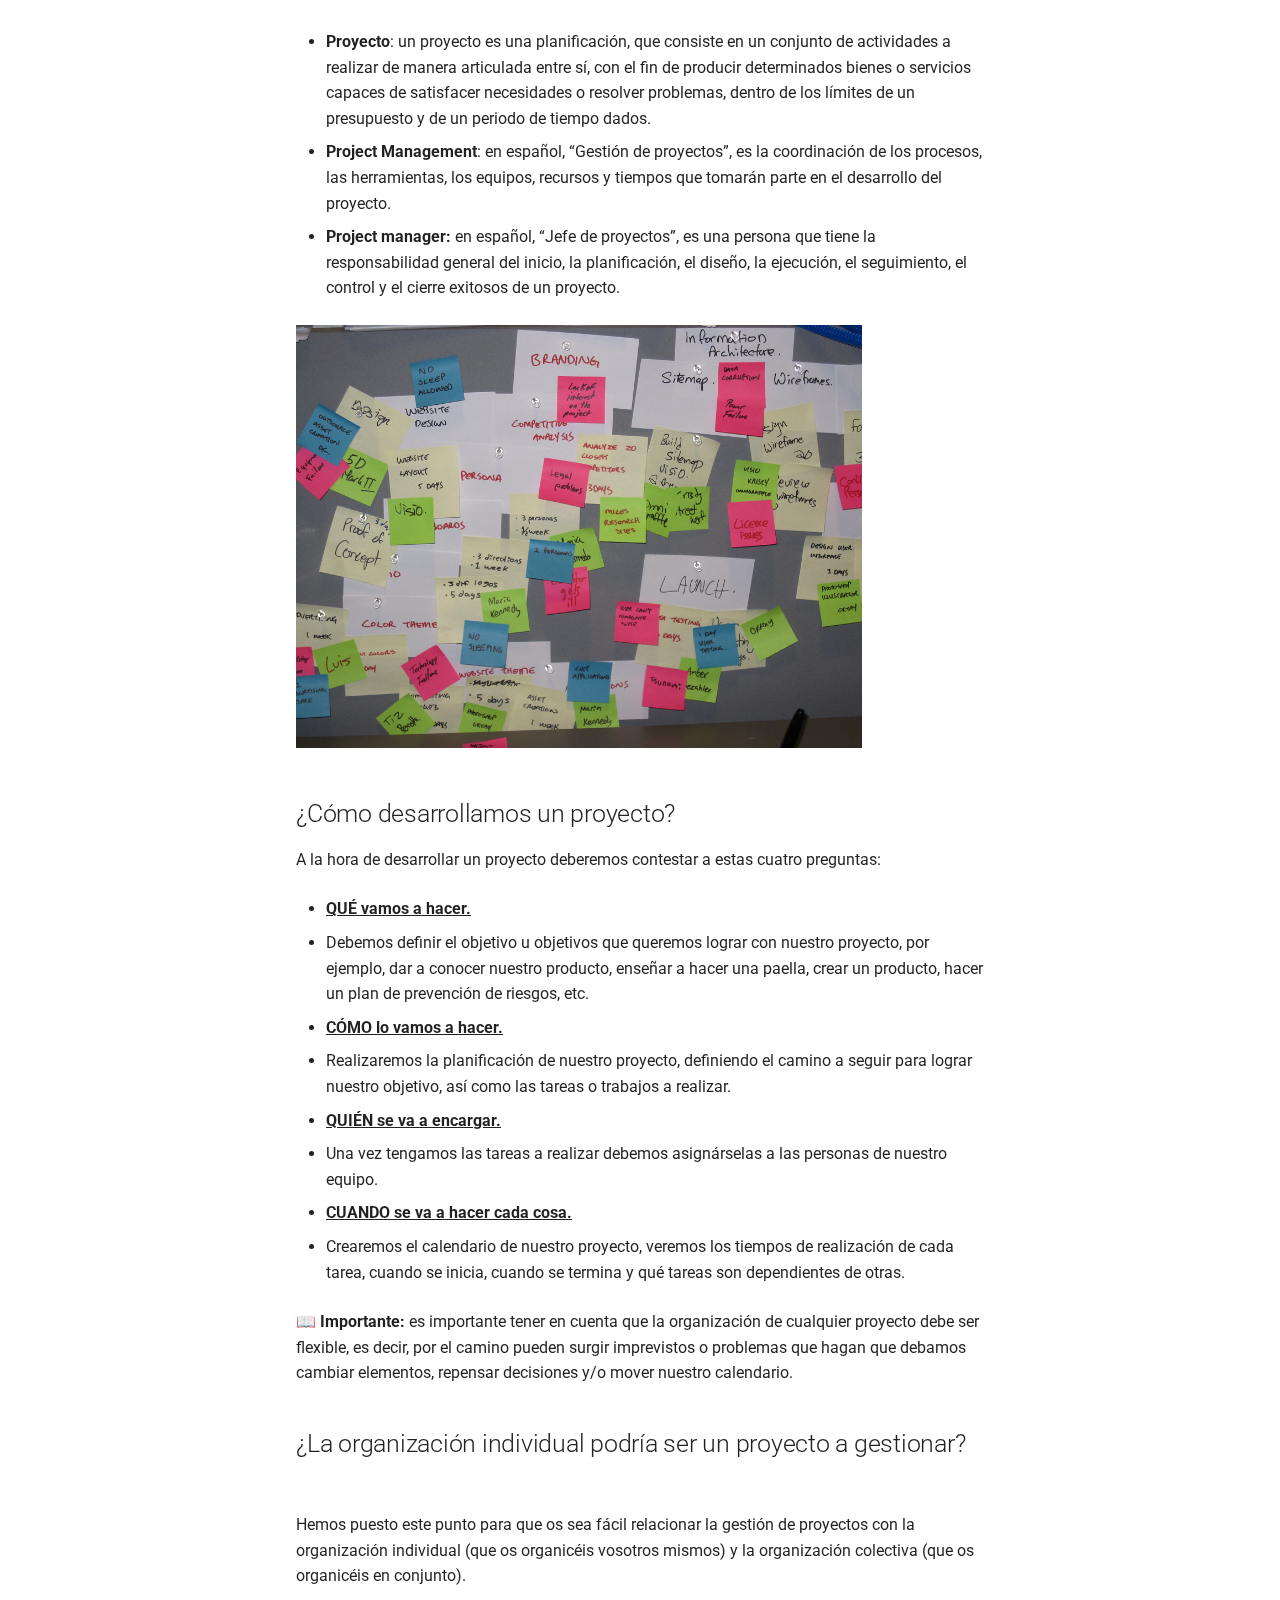
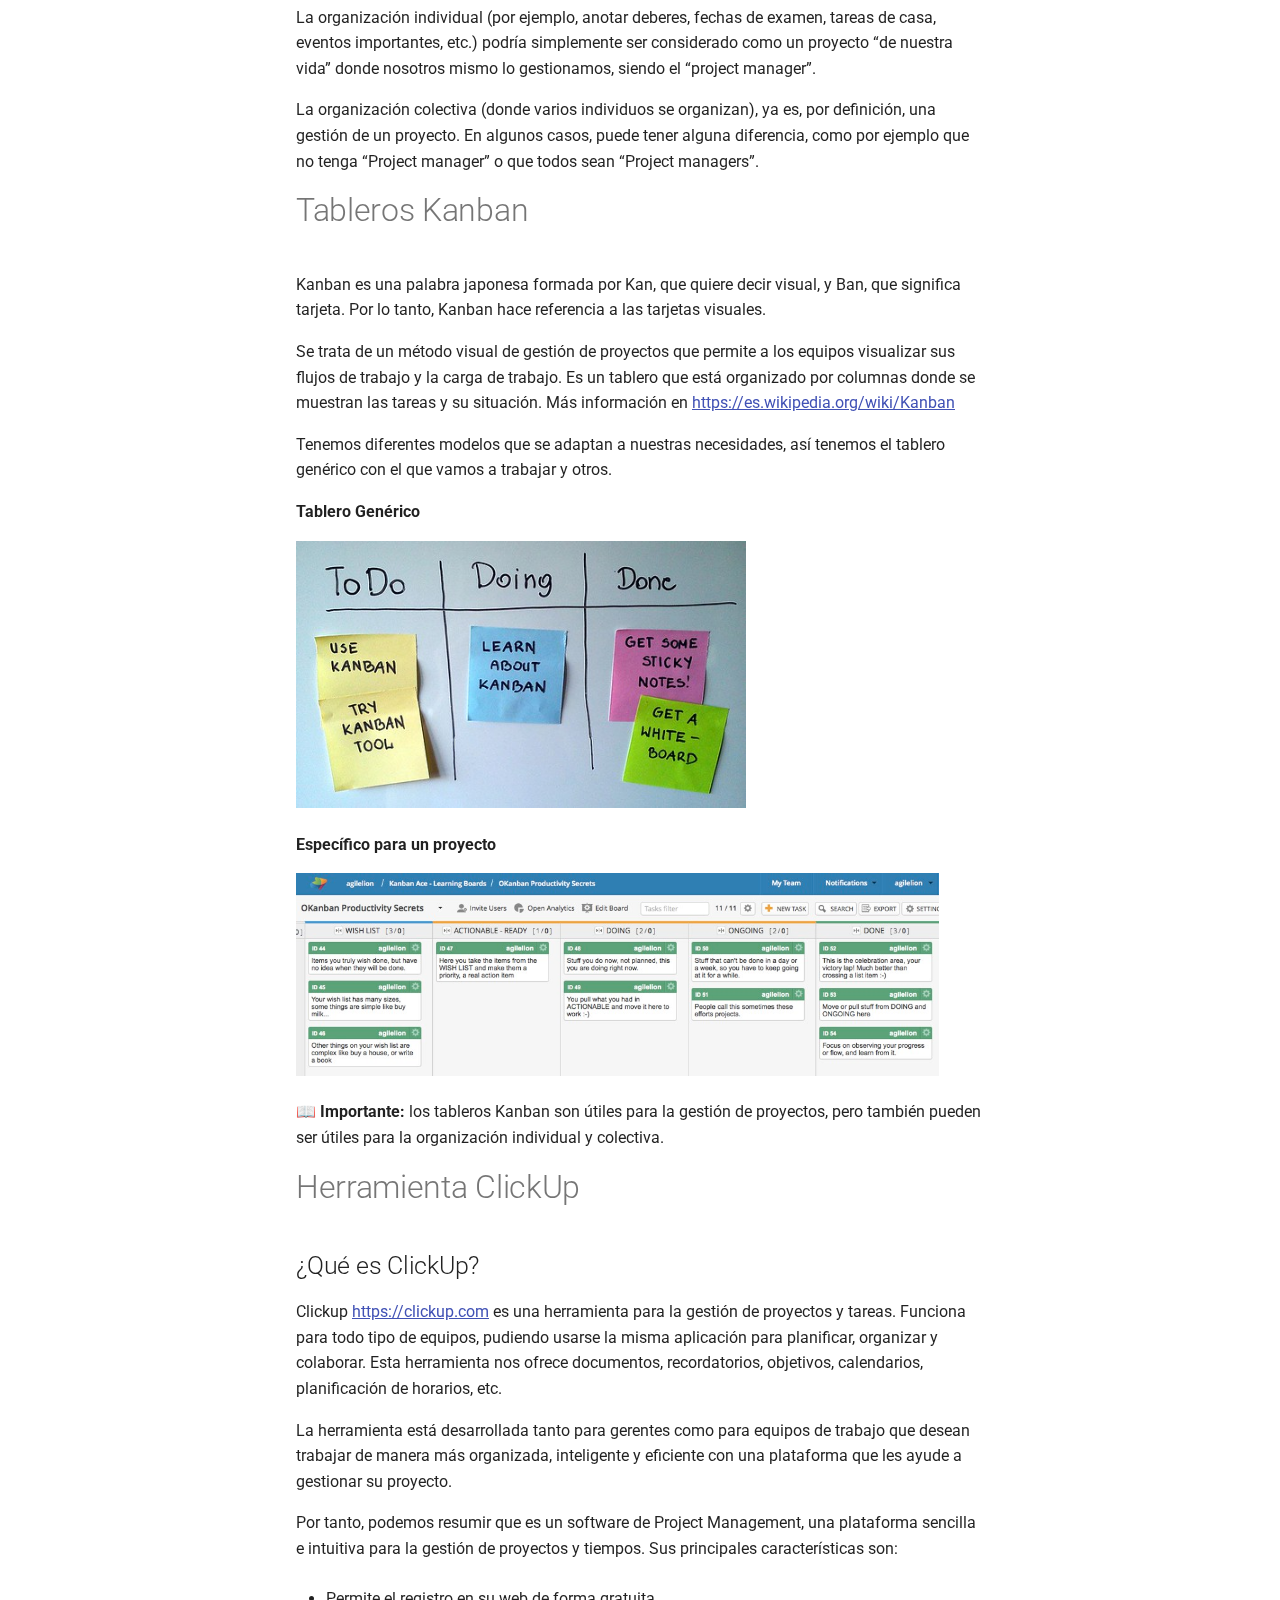
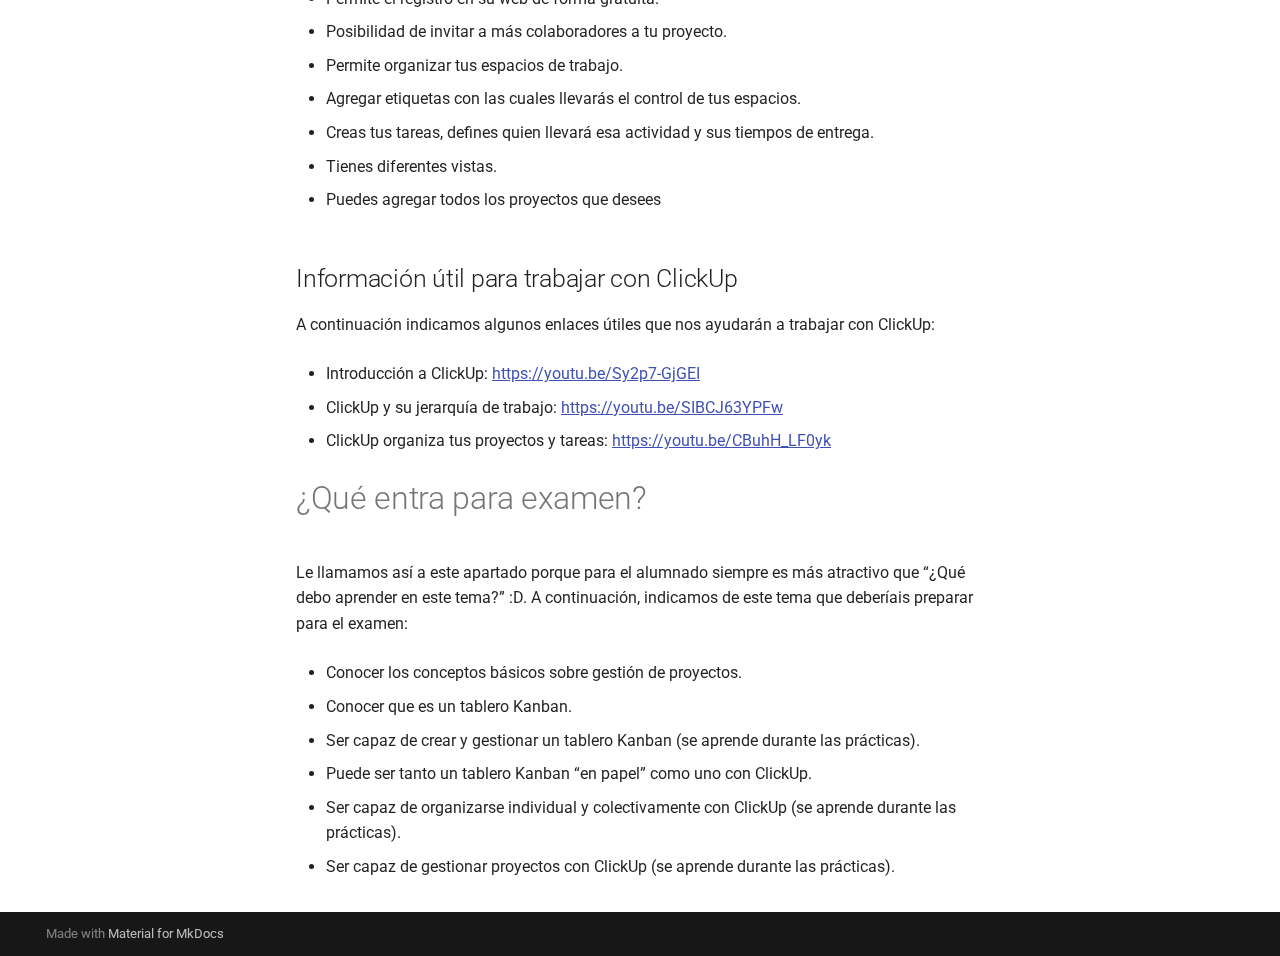
<file: unitats-didactiques/ud02-oiicap/index.html>
<!doctype html>
<html lang="ca" class="no-js">
  <head>
    
      <meta charset="utf-8">
      <meta name="viewport" content="width=device-width,initial-scale=1">
      
        <meta name="description" content="Publicació progressiva des d'un sol repositori">
      
      
      
        <link rel="canonical" href="https://github.com/jpardo20/aof-apunts/unitats-didactiques/ud02-oiicap/">
      
      
      
      
      <link rel="icon" href="../../assets/images/favicon.png">
      <meta name="generator" content="mkdocs-1.6.1, mkdocs-material-9.6.20">
    
    
      
        <title>Index - Mòdul 0223 - Aplicacions Ofimàtiques</title>
      
    
    
      <link rel="stylesheet" href="../../assets/stylesheets/main.e53b48f4.min.css">
      
      


    
    
      
    
    
      
        
        
        <link rel="preconnect" href="https://fonts.gstatic.com" crossorigin>
        <link rel="stylesheet" href="https://fonts.googleapis.com/css?family=Roboto:300,300i,400,400i,700,700i%7CRoboto+Mono:400,400i,700,700i&display=fallback">
        <style>:root{--md-text-font:"Roboto";--md-code-font:"Roboto Mono"}</style>
      
    
    
    <script>__md_scope=new URL("../..",location),__md_hash=e=>[...e].reduce(((e,_)=>(e<<5)-e+_.charCodeAt(0)),0),__md_get=(e,_=localStorage,t=__md_scope)=>JSON.parse(_.getItem(t.pathname+"."+e)),__md_set=(e,_,t=localStorage,a=__md_scope)=>{try{t.setItem(a.pathname+"."+e,JSON.stringify(_))}catch(e){}}</script>
    
      

    
    
    
  </head>
  
  
    <body dir="ltr">
  
    
    <input class="md-toggle" data-md-toggle="drawer" type="checkbox" id="__drawer" autocomplete="off">
    <input class="md-toggle" data-md-toggle="search" type="checkbox" id="__search" autocomplete="off">
    <label class="md-overlay" for="__drawer"></label>
    <div data-md-component="skip">
      
        
        <a href="#introduccion" class="md-skip">
          Salta el contingut
        </a>
      
    </div>
    <div data-md-component="announce">
      
    </div>
    
    
      

  

<header class="md-header md-header--shadow" data-md-component="header">
  <nav class="md-header__inner md-grid" aria-label="Capçalera">
    <a href="../.." title="Mòdul 0223 - Aplicacions Ofimàtiques" class="md-header__button md-logo" aria-label="Mòdul 0223 - Aplicacions Ofimàtiques" data-md-component="logo">
      
  
  <svg xmlns="http://www.w3.org/2000/svg" viewBox="0 0 24 24"><path d="M12 8a3 3 0 0 0 3-3 3 3 0 0 0-3-3 3 3 0 0 0-3 3 3 3 0 0 0 3 3m0 3.54C9.64 9.35 6.5 8 3 8v11c3.5 0 6.64 1.35 9 3.54 2.36-2.19 5.5-3.54 9-3.54V8c-3.5 0-6.64 1.35-9 3.54"/></svg>

    </a>
    <label class="md-header__button md-icon" for="__drawer">
      
      <svg xmlns="http://www.w3.org/2000/svg" viewBox="0 0 24 24"><path d="M3 6h18v2H3zm0 5h18v2H3zm0 5h18v2H3z"/></svg>
    </label>
    <div class="md-header__title" data-md-component="header-title">
      <div class="md-header__ellipsis">
        <div class="md-header__topic">
          <span class="md-ellipsis">
            Mòdul 0223 - Aplicacions Ofimàtiques
          </span>
        </div>
        <div class="md-header__topic" data-md-component="header-topic">
          <span class="md-ellipsis">
            
              Index
            
          </span>
        </div>
      </div>
    </div>
    
    
      <script>var palette=__md_get("__palette");if(palette&&palette.color){if("(prefers-color-scheme)"===palette.color.media){var media=matchMedia("(prefers-color-scheme: light)"),input=document.querySelector(media.matches?"[data-md-color-media='(prefers-color-scheme: light)']":"[data-md-color-media='(prefers-color-scheme: dark)']");palette.color.media=input.getAttribute("data-md-color-media"),palette.color.scheme=input.getAttribute("data-md-color-scheme"),palette.color.primary=input.getAttribute("data-md-color-primary"),palette.color.accent=input.getAttribute("data-md-color-accent")}for(var[key,value]of Object.entries(palette.color))document.body.setAttribute("data-md-color-"+key,value)}</script>
    
    
    
      
      
        <label class="md-header__button md-icon" for="__search">
          
          <svg xmlns="http://www.w3.org/2000/svg" viewBox="0 0 24 24"><path d="M9.5 3A6.5 6.5 0 0 1 16 9.5c0 1.61-.59 3.09-1.56 4.23l.27.27h.79l5 5-1.5 1.5-5-5v-.79l-.27-.27A6.52 6.52 0 0 1 9.5 16 6.5 6.5 0 0 1 3 9.5 6.5 6.5 0 0 1 9.5 3m0 2C7 5 5 7 5 9.5S7 14 9.5 14 14 12 14 9.5 12 5 9.5 5"/></svg>
        </label>
        <div class="md-search" data-md-component="search" role="dialog">
  <label class="md-search__overlay" for="__search"></label>
  <div class="md-search__inner" role="search">
    <form class="md-search__form" name="search">
      <input type="text" class="md-search__input" name="query" aria-label="Cerca" placeholder="Cerca" autocapitalize="off" autocorrect="off" autocomplete="off" spellcheck="false" data-md-component="search-query" required>
      <label class="md-search__icon md-icon" for="__search">
        
        <svg xmlns="http://www.w3.org/2000/svg" viewBox="0 0 24 24"><path d="M9.5 3A6.5 6.5 0 0 1 16 9.5c0 1.61-.59 3.09-1.56 4.23l.27.27h.79l5 5-1.5 1.5-5-5v-.79l-.27-.27A6.52 6.52 0 0 1 9.5 16 6.5 6.5 0 0 1 3 9.5 6.5 6.5 0 0 1 9.5 3m0 2C7 5 5 7 5 9.5S7 14 9.5 14 14 12 14 9.5 12 5 9.5 5"/></svg>
        
        <svg xmlns="http://www.w3.org/2000/svg" viewBox="0 0 24 24"><path d="M20 11v2H8l5.5 5.5-1.42 1.42L4.16 12l7.92-7.92L13.5 5.5 8 11z"/></svg>
      </label>
      <nav class="md-search__options" aria-label="Cerca">
        
        <button type="reset" class="md-search__icon md-icon" title="Neteja" aria-label="Neteja" tabindex="-1">
          
          <svg xmlns="http://www.w3.org/2000/svg" viewBox="0 0 24 24"><path d="M19 6.41 17.59 5 12 10.59 6.41 5 5 6.41 10.59 12 5 17.59 6.41 19 12 13.41 17.59 19 19 17.59 13.41 12z"/></svg>
        </button>
      </nav>
      
    </form>
    <div class="md-search__output">
      <div class="md-search__scrollwrap" tabindex="0" data-md-scrollfix>
        <div class="md-search-result" data-md-component="search-result">
          <div class="md-search-result__meta">
            Inicialitzant cerca
          </div>
          <ol class="md-search-result__list" role="presentation"></ol>
        </div>
      </div>
    </div>
  </div>
</div>
      
    
    
  </nav>
  
</header>
    
    <div class="md-container" data-md-component="container">
      
      
        
          
        
      
      <main class="md-main" data-md-component="main">
        <div class="md-main__inner md-grid">
          
            
              
              <div class="md-sidebar md-sidebar--primary" data-md-component="sidebar" data-md-type="navigation" >
                <div class="md-sidebar__scrollwrap">
                  <div class="md-sidebar__inner">
                    



<nav class="md-nav md-nav--primary" aria-label="Navegació" data-md-level="0">
  <label class="md-nav__title" for="__drawer">
    <a href="../.." title="Mòdul 0223 - Aplicacions Ofimàtiques" class="md-nav__button md-logo" aria-label="Mòdul 0223 - Aplicacions Ofimàtiques" data-md-component="logo">
      
  
  <svg xmlns="http://www.w3.org/2000/svg" viewBox="0 0 24 24"><path d="M12 8a3 3 0 0 0 3-3 3 3 0 0 0-3-3 3 3 0 0 0-3 3 3 3 0 0 0 3 3m0 3.54C9.64 9.35 6.5 8 3 8v11c3.5 0 6.64 1.35 9 3.54 2.36-2.19 5.5-3.54 9-3.54V8c-3.5 0-6.64 1.35-9 3.54"/></svg>

    </a>
    Mòdul 0223 - Aplicacions Ofimàtiques
  </label>
  
  <ul class="md-nav__list" data-md-scrollfix>
    
      
      
  
  
  
  
    <li class="md-nav__item">
      <a href="../.." class="md-nav__link">
        
  
  
  <span class="md-ellipsis">
    Inici
    
  </span>
  

      </a>
    </li>
  

    
      
      
  
  
  
  
    <li class="md-nav__item">
      <a href="../../continguts/" class="md-nav__link">
        
  
  
  <span class="md-ellipsis">
    Continguts
    
  </span>
  

      </a>
    </li>
  

    
      
      
  
  
  
  
    <li class="md-nav__item">
      <a href="../ud01-iao/" class="md-nav__link">
        
  
  
  <span class="md-ellipsis">
    UD01
    
  </span>
  

      </a>
    </li>
  

    
  </ul>
</nav>
                  </div>
                </div>
              </div>
            
            
              
              <div class="md-sidebar md-sidebar--secondary" data-md-component="sidebar" data-md-type="toc" >
                <div class="md-sidebar__scrollwrap">
                  <div class="md-sidebar__inner">
                    

<nav class="md-nav md-nav--secondary" aria-label="Taula de continguts">
  
  
  
    
  
  
</nav>
                  </div>
                </div>
              </div>
            
          
          
            <div class="md-content" data-md-component="content">
              <article class="md-content__inner md-typeset">
                
                  



<p><img src="./media/image1.png" style="width:6.69291in;height:0.79167in" /><img src="./media/image8.png" style="width:0.48958in" alt="short line" /></p>
<p>Autores: Carmen Hompanera, Sergi García<img src="./media/image2.png" style="width:1.00893in;height:0.35313in" /></p>
<p>Actualizado Septiembre 2022</p>
<p>Licencia</p>
<blockquote>
<p><strong>Reconocimiento - No comercial - CompartirIgual</strong> (BY-NC-SA): No se permite un uso comercial de la obra original ni de las posibles obras derivadas, la distribución de las cuales se ha de hacer con una licencia igual a la que regula la obra original.<img src="./media/image2.png" style="width:1.00893in;height:0.35313in" /></p>
</blockquote>
<p>Nomenclatura</p>
<p>A lo largo de este tema se utilizarán diferentes símbolos para distinguir elementos importantes dentro del contenido. Estos símbolos son:</p>
<p>📖 <strong>Importante</strong></p>
<p>❕ <strong>Atención</strong></p>
<p>💬 <strong>Interesante</strong></p>
<p><strong><span class="smallcaps">Índice de contenido</span></strong></p>
<p><strong><a href="#introducción">Introducción</a> 3</strong></p>
<p><strong><a href="#gestión-de-proyectos-project-management">Gestión de proyectos (Project management)</a> 3</strong></p>
<blockquote>
<p><strong><a href="#conceptos-previos">Conceptos previos</a> 3</strong></p>
<p><strong><a href="#cómo-desarrollamos-un-proyecto">¿Cómo desarrollamos un proyecto?</a> 4</strong></p>
<p><strong><a href="#la-organización-individual-podría-ser-un-proyecto-a-gestionar">¿La organización individual podría ser un proyecto a gestionar?</a> 4</strong></p>
</blockquote>
<p><a href="#tableros-kanban"><strong>Tableros</strong> <strong>Kanban</strong></a> <strong>4</strong></p>
<p><strong><a href="#herramienta-clickup">Herramienta ClickUp</a> 5</strong></p>
<blockquote>
<p><strong><a href="#qué-es-clickup">¿Qué es ClickUp?</a> 5</strong></p>
<p><strong><a href="#información-útil-para-trabajar-con-clickup">Información útil para trabajar con ClickUp</a> 6</strong></p>
</blockquote>
<p><strong><a href="#qué-entra-para-examen">¿Qué entra para examen?</a> 6</strong></p>
<p><span class="smallcaps">UD02. Organización individual y Colectiva con ClickUp</span></p>
<h1 id="introduccion">Introducción<a class="headerlink" href="#introduccion" title="Permanent link">&para;</a></h1>
<p>En esta unidad, trataremos como organizarnos tanto individual y colectivamente con ClickUp. Para ello, veremos algo de teoría sobre gestión de proyectos (Project management), desde el punto de vista de que organizarnos, tanto individualmente como colectivamente, es como trabajar en un proyecto. Tras ello, veremos el concepto de tablero Kanban y como aplicar los temas de organización mediante la herramienta ClickUp.</p>
<h1 id="gestion-de-proyectos-project-management">Gestión de proyectos (Project management)<a class="headerlink" href="#gestion-de-proyectos-project-management" title="Permanent link">&para;</a></h1>
<h2 id="conceptos-previos">Conceptos previos<a class="headerlink" href="#conceptos-previos" title="Permanent link">&para;</a></h2>
<p>Previamente a empezar, definiremos estos tres conceptos:</p>
<ul>
<li>
<p><strong>Proyecto</strong>: un proyecto es una planificación, que consiste en un conjunto de actividades a realizar de manera articulada entre sí, con el fin de producir determinados bienes o servicios capaces de satisfacer necesidades o resolver problemas, dentro de los límites de un presupuesto y de un periodo de tiempo dados.</p>
</li>
<li>
<p><strong>Project Management</strong>: en español, “Gestión de proyectos”, es la coordinación de los procesos, las herramientas, los equipos, recursos y tiempos que tomarán parte en el desarrollo del proyecto.</p>
</li>
<li>
<p><strong>Project manager:</strong> en español, “Jefe de proyectos”, es una persona que tiene la responsabilidad general del inicio, la planificación, el diseño, la ejecución, el seguimiento, el control y el cierre exitosos de un proyecto.</p>
</li>
</ul>
<p><img src="./media/image7.png" style="width:5.89489in;height:4.40971in" /></p>
<h2 id="como-desarrollamos-un-proyecto">¿Cómo desarrollamos un proyecto?<a class="headerlink" href="#como-desarrollamos-un-proyecto" title="Permanent link">&para;</a></h2>
<p>A la hora de desarrollar un proyecto deberemos contestar a estas cuatro preguntas:</p>
<ul>
<li>
<p><strong><u>QUÉ vamos a hacer.</u></strong></p>
</li>
<li>
<p>Debemos definir el objetivo u objetivos que queremos lograr con nuestro proyecto, por ejemplo, dar a conocer nuestro producto, enseñar a hacer una paella, crear un producto, hacer un plan de prevención de riesgos, etc.</p>
</li>
<li>
<p><strong><u>CÓMO lo vamos a hacer.</u></strong></p>
</li>
<li>
<p>Realizaremos la planificación de nuestro proyecto, definiendo el camino a seguir para lograr nuestro objetivo, así como las tareas o trabajos a realizar.</p>
</li>
<li>
<p><strong><u>QUIÉN se va a encargar.</u></strong></p>
</li>
<li>
<p>Una vez tengamos las tareas a realizar debemos asignárselas a las personas de nuestro equipo.</p>
</li>
<li>
<p><strong><u>CUANDO se va a hacer cada cosa.</u></strong></p>
</li>
<li>
<p>Crearemos el calendario de nuestro proyecto, veremos los tiempos de realización de cada tarea, cuando se inicia, cuando se termina y qué tareas son dependientes de otras.</p>
</li>
</ul>
<p>📖 <strong>Importante:</strong> es importante tener en cuenta que la organización de cualquier proyecto debe ser flexible, es decir, por el camino pueden surgir imprevistos o problemas que hagan que debamos cambiar elementos, repensar decisiones y/o mover nuestro calendario.</p>
<h2 id="la-organizacion-individual-podria-ser-un-proyecto-a-gestionar">¿La organización individual podría ser un proyecto a gestionar?<a class="headerlink" href="#la-organizacion-individual-podria-ser-un-proyecto-a-gestionar" title="Permanent link">&para;</a></h2>
<p>Hemos puesto este punto para que os sea fácil relacionar la gestión de proyectos con la organización individual (que os organicéis vosotros mismos) y la organización colectiva (que os organicéis en conjunto).</p>
<p>La organización individual (por ejemplo, anotar deberes, fechas de examen, tareas de casa, eventos importantes, etc.) podría simplemente ser considerado como un proyecto “de nuestra vida” donde nosotros mismo lo gestionamos, siendo el “project manager”.</p>
<p>La organización colectiva (donde varios individuos se organizan), ya es, por definición, una gestión de un proyecto. En algunos casos, puede tener alguna diferencia, como por ejemplo que no tenga “Project manager” o que todos sean “Project managers”.</p>
<h1 id="tableros-kanban">Tableros Kanban<a class="headerlink" href="#tableros-kanban" title="Permanent link">&para;</a></h1>
<p>Kanban es una palabra japonesa formada por Kan, que quiere decir visual, y Ban, que significa tarjeta. Por lo tanto, Kanban hace referencia a las tarjetas visuales.</p>
<p>Se trata de un método visual de gestión de proyectos que permite a los equipos visualizar sus flujos de trabajo y la carga de trabajo. Es un tablero que está organizado por columnas donde se muestran las tareas y su situación. Más información en <a href="https://es.wikipedia.org/wiki/Kanban"><u>https://es.wikipedia.org/wiki/Kanban</u></a></p>
<p>Tenemos diferentes modelos que se adaptan a nuestras necesidades, así tenemos el tablero genérico con el que vamos a trabajar y otros.</p>
<p><strong>Tablero Genérico</strong></p>
<p><img src="./media/image6.png" style="width:4.68385in;height:2.78525in" /></p>
<p><strong>Específico para un proyecto</strong></p>
<p><img src="./media/image5.png" style="width:6.69291in;height:2.11111in" /></p>
<p>📖 <strong>Importante:</strong> los tableros Kanban son útiles para la gestión de proyectos, pero también pueden ser útiles para la organización individual y colectiva.</p>
<h1 id="herramienta-clickup">Herramienta ClickUp<a class="headerlink" href="#herramienta-clickup" title="Permanent link">&para;</a></h1>
<h2 id="que-es-clickup">¿Qué es ClickUp?<a class="headerlink" href="#que-es-clickup" title="Permanent link">&para;</a></h2>
<p>Clickup <a href="https://clickup.com"><u>https://clickup.com</u></a> es una herramienta para la gestión de proyectos y tareas. Funciona para todo tipo de equipos, pudiendo usarse la misma aplicación para planificar, organizar y colaborar. Esta herramienta nos ofrece documentos, recordatorios, objetivos, calendarios, planificación de horarios, etc.</p>
<p>La herramienta está desarrollada tanto para gerentes como para equipos de trabajo que desean trabajar de manera más organizada, inteligente y eficiente con una plataforma que les ayude a gestionar su proyecto.</p>
<p>Por tanto, podemos resumir que es un software de Project Management, una plataforma sencilla e intuitiva para la gestión de proyectos y tiempos. Sus principales características son:</p>
<ul>
<li>
<p>Permite el registro en su web de forma gratuita.</p>
</li>
<li>
<p>Posibilidad de invitar a más colaboradores a tu proyecto.</p>
</li>
<li>
<p>Permite organizar tus espacios de trabajo.</p>
</li>
<li>
<p>Agregar etiquetas con las cuales llevarás el control de tus espacios.</p>
</li>
<li>
<p>Creas tus tareas, defines quien llevará esa actividad y sus tiempos de entrega.</p>
</li>
<li>
<p>Tienes diferentes vistas.</p>
</li>
<li>
<p>Puedes agregar todos los proyectos que desees</p>
</li>
</ul>
<h2 id="informacion-util-para-trabajar-con-clickup">Información útil para trabajar con ClickUp<a class="headerlink" href="#informacion-util-para-trabajar-con-clickup" title="Permanent link">&para;</a></h2>
<p>A continuación indicamos algunos enlaces útiles que nos ayudarán a trabajar con ClickUp:</p>
<ul>
<li>
<p>Introducción a ClickUp: <a href="https://youtu.be/Sy2p7-GjGEI"><u>https://youtu.be/Sy2p7-GjGEI</u></a></p>
</li>
<li>
<p>ClickUp y su jerarquía de trabajo: <a href="https://youtu.be/SIBCJ63YPFw"><u>https://youtu.be/SIBCJ63YPFw</u></a></p>
</li>
<li>
<p>ClickUp organiza tus proyectos y tareas: <a href="https://youtu.be/CBuhH_LF0yk"><u>https://youtu.be/CBuhH_LF0yk</u></a></p>
</li>
</ul>
<h1 id="que-entra-para-examen">¿Qué entra para examen?<a class="headerlink" href="#que-entra-para-examen" title="Permanent link">&para;</a></h1>
<p>Le llamamos así a este apartado porque para el alumnado siempre es más atractivo que “¿Qué debo aprender en este tema?” :D. A continuación, indicamos de este tema que deberíais preparar para el examen:</p>
<ul>
<li>
<p>Conocer los conceptos básicos sobre gestión de proyectos.</p>
</li>
<li>
<p>Conocer que es un tablero Kanban.</p>
</li>
<li>
<p>Ser capaz de crear y gestionar un tablero Kanban (se aprende durante las prácticas).</p>
</li>
<li>
<p>Puede ser tanto un tablero Kanban “en papel” como uno con ClickUp.</p>
</li>
<li>
<p>Ser capaz de organizarse individual y colectivamente con ClickUp (se aprende durante las prácticas).</p>
</li>
<li>
<p>Ser capaz de gestionar proyectos con ClickUp (se aprende durante las prácticas).</p>
</li>
</ul>












                
              </article>
            </div>
          
          
<script>var target=document.getElementById(location.hash.slice(1));target&&target.name&&(target.checked=target.name.startsWith("__tabbed_"))</script>
        </div>
        
      </main>
      
        <footer class="md-footer">
  
  <div class="md-footer-meta md-typeset">
    <div class="md-footer-meta__inner md-grid">
      <div class="md-copyright">
  
  
    Made with
    <a href="https://squidfunk.github.io/mkdocs-material/" target="_blank" rel="noopener">
      Material for MkDocs
    </a>
  
</div>
      
    </div>
  </div>
</footer>
      
    </div>
    <div class="md-dialog" data-md-component="dialog">
      <div class="md-dialog__inner md-typeset"></div>
    </div>
    
    
    
      
      <script id="__config" type="application/json">{"base": "../..", "features": ["navigation.instant", "navigation.tracking", "content.code.copy"], "search": "../../assets/javascripts/workers/search.973d3a69.min.js", "tags": null, "translations": {"clipboard.copied": "Copiat al porta-retalls", "clipboard.copy": "C\u00f2pia al porta-retalls", "search.result.more.one": "1 m\u00e9s en aquesta p\u00e0gina", "search.result.more.other": "# m\u00e9s en aquesta p\u00e0gina", "search.result.none": "Cap document coincideix", "search.result.one": "1 document coincident", "search.result.other": "# documents coincidents", "search.result.placeholder": "Escriu per a comen\u00e7ar a cercar", "search.result.term.missing": "Desaparegut", "select.version": "Selecciona la versi\u00f3"}, "version": null}</script>
    
    
      <script src="../../assets/javascripts/bundle.f55a23d4.min.js"></script>
      
    
  </body>
</html>
</file>
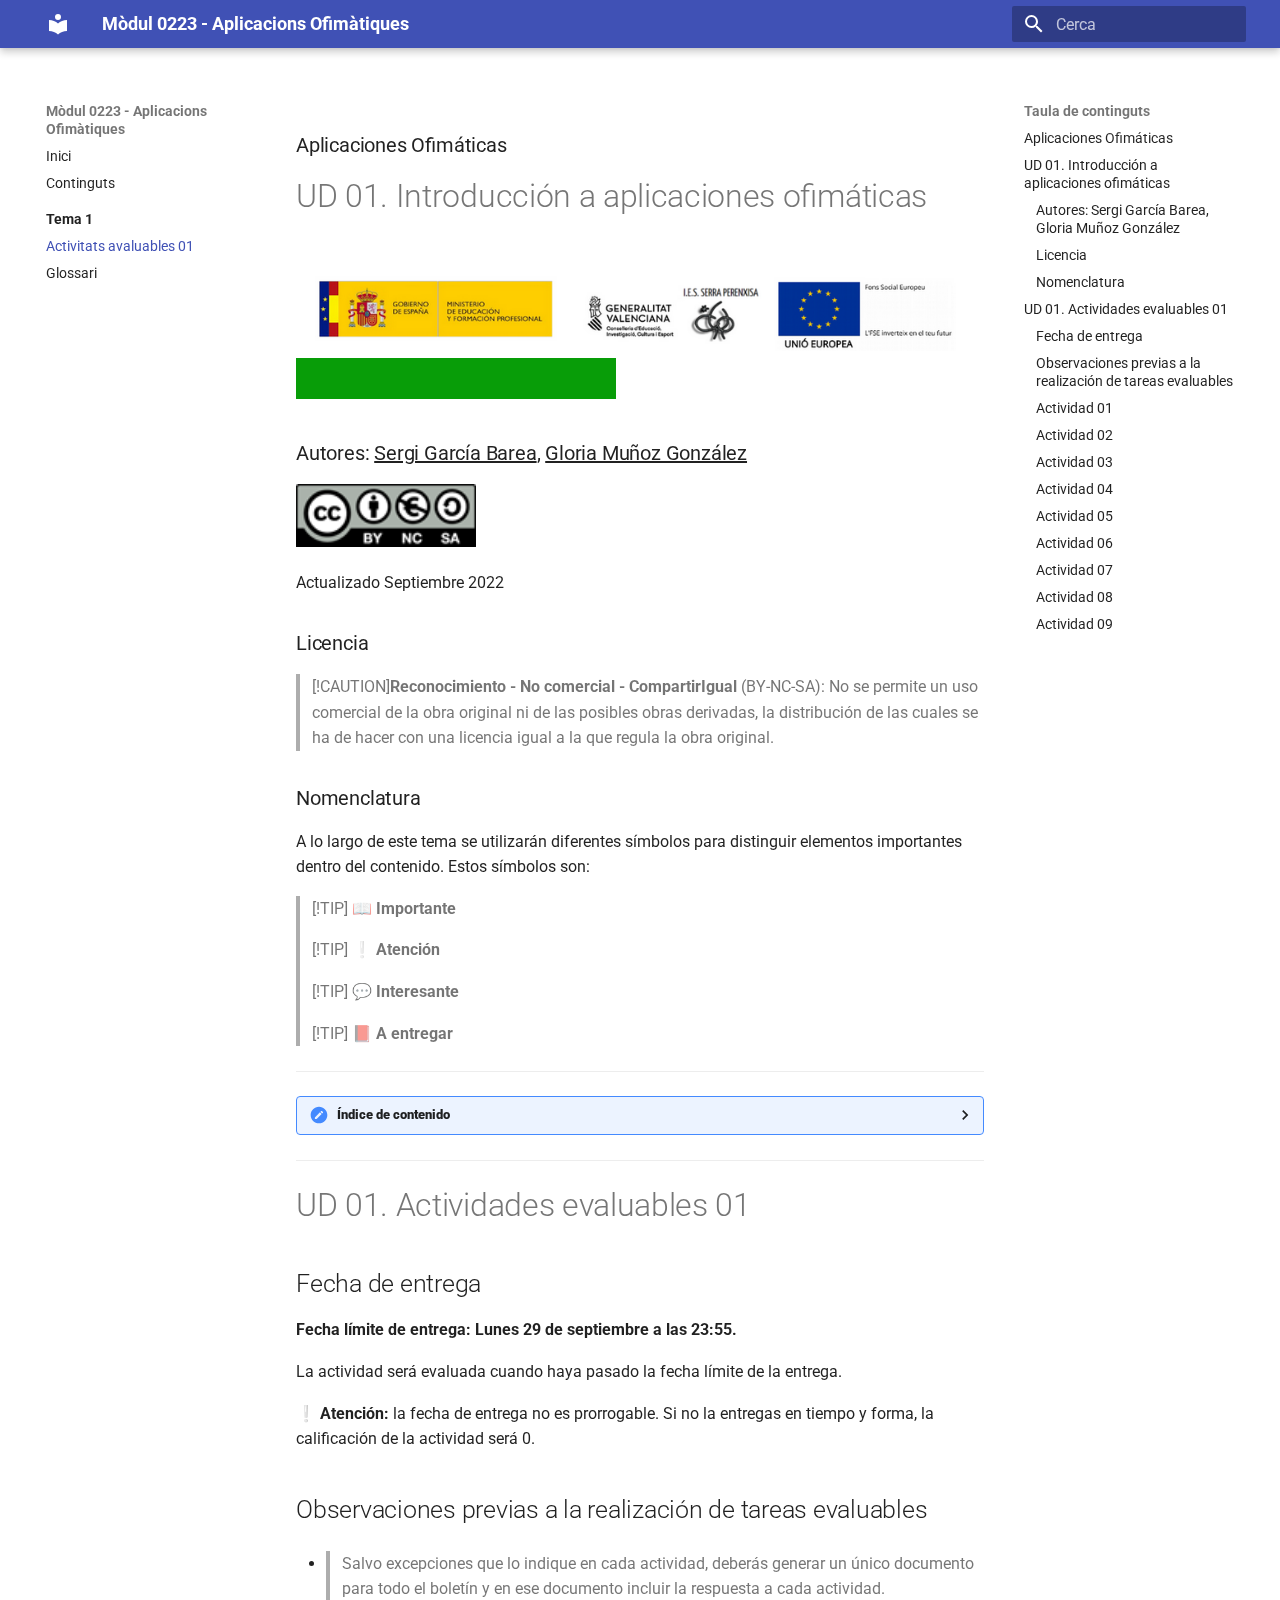
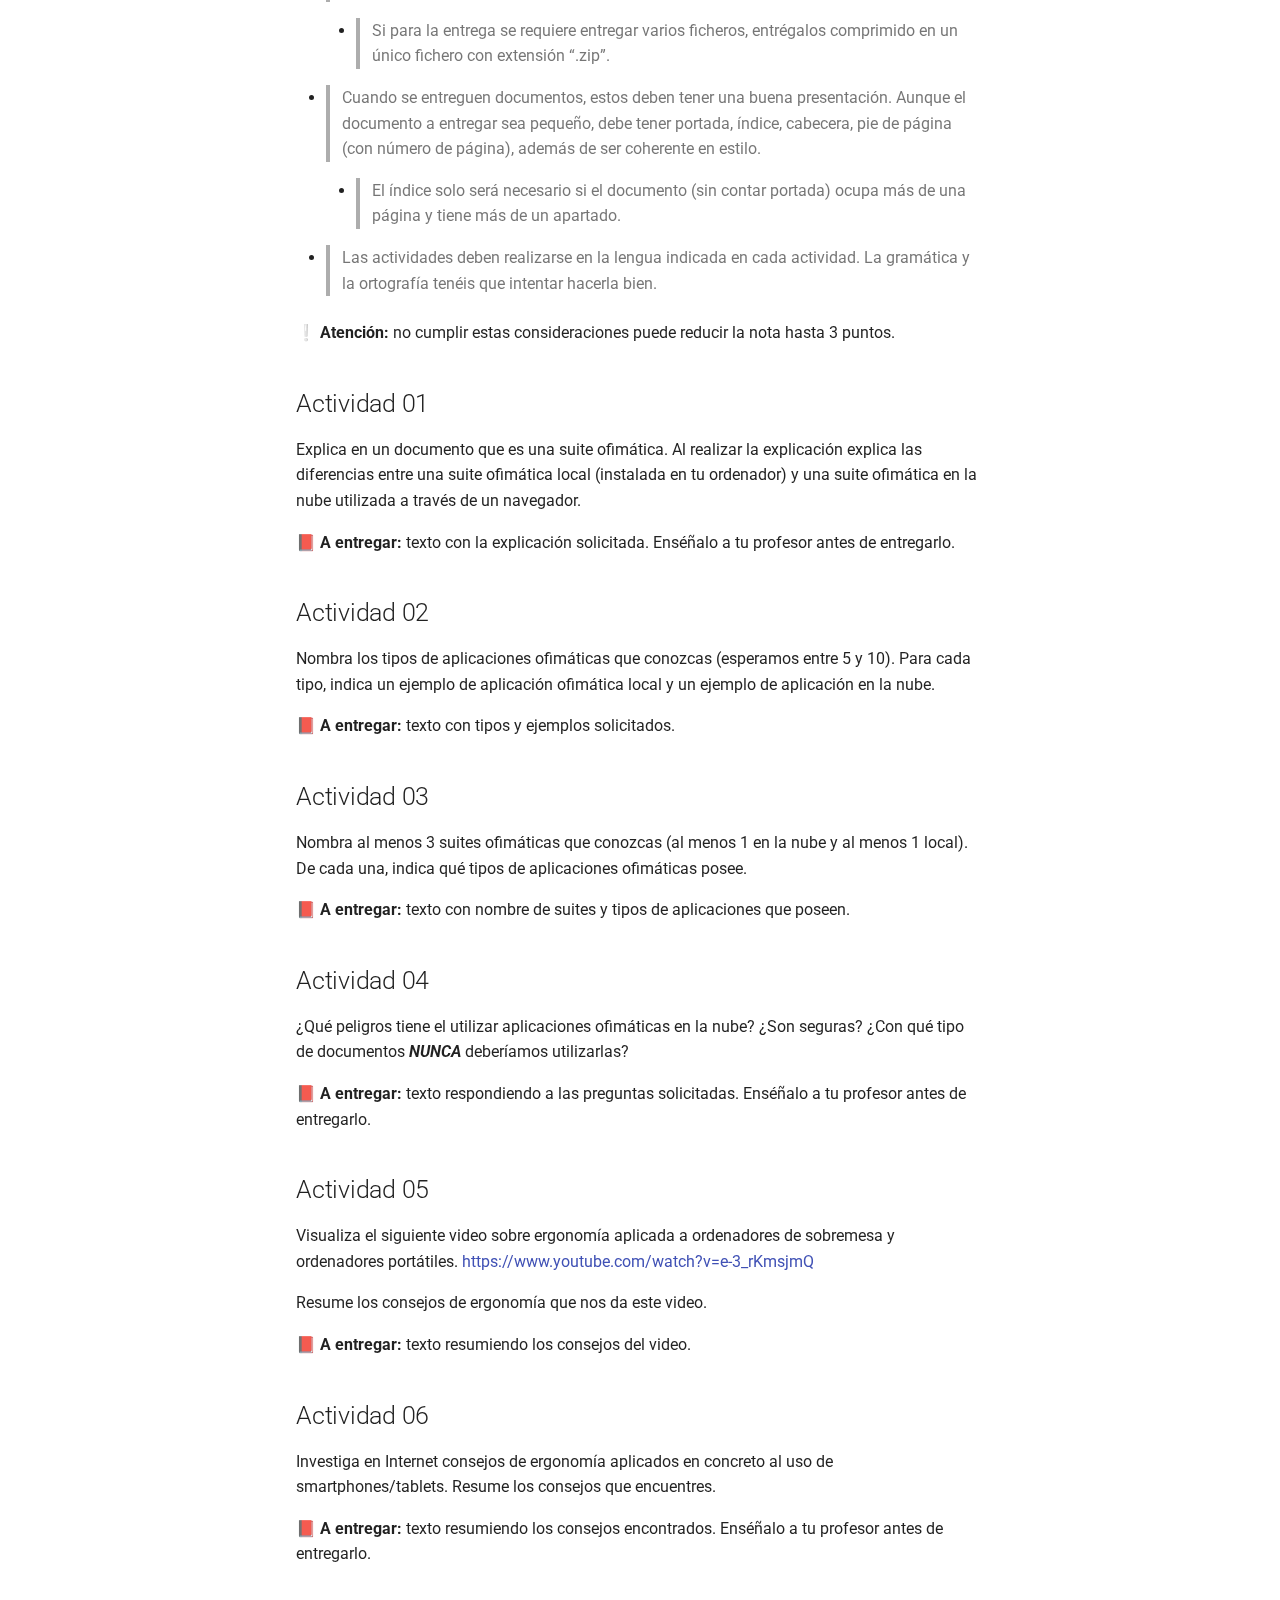
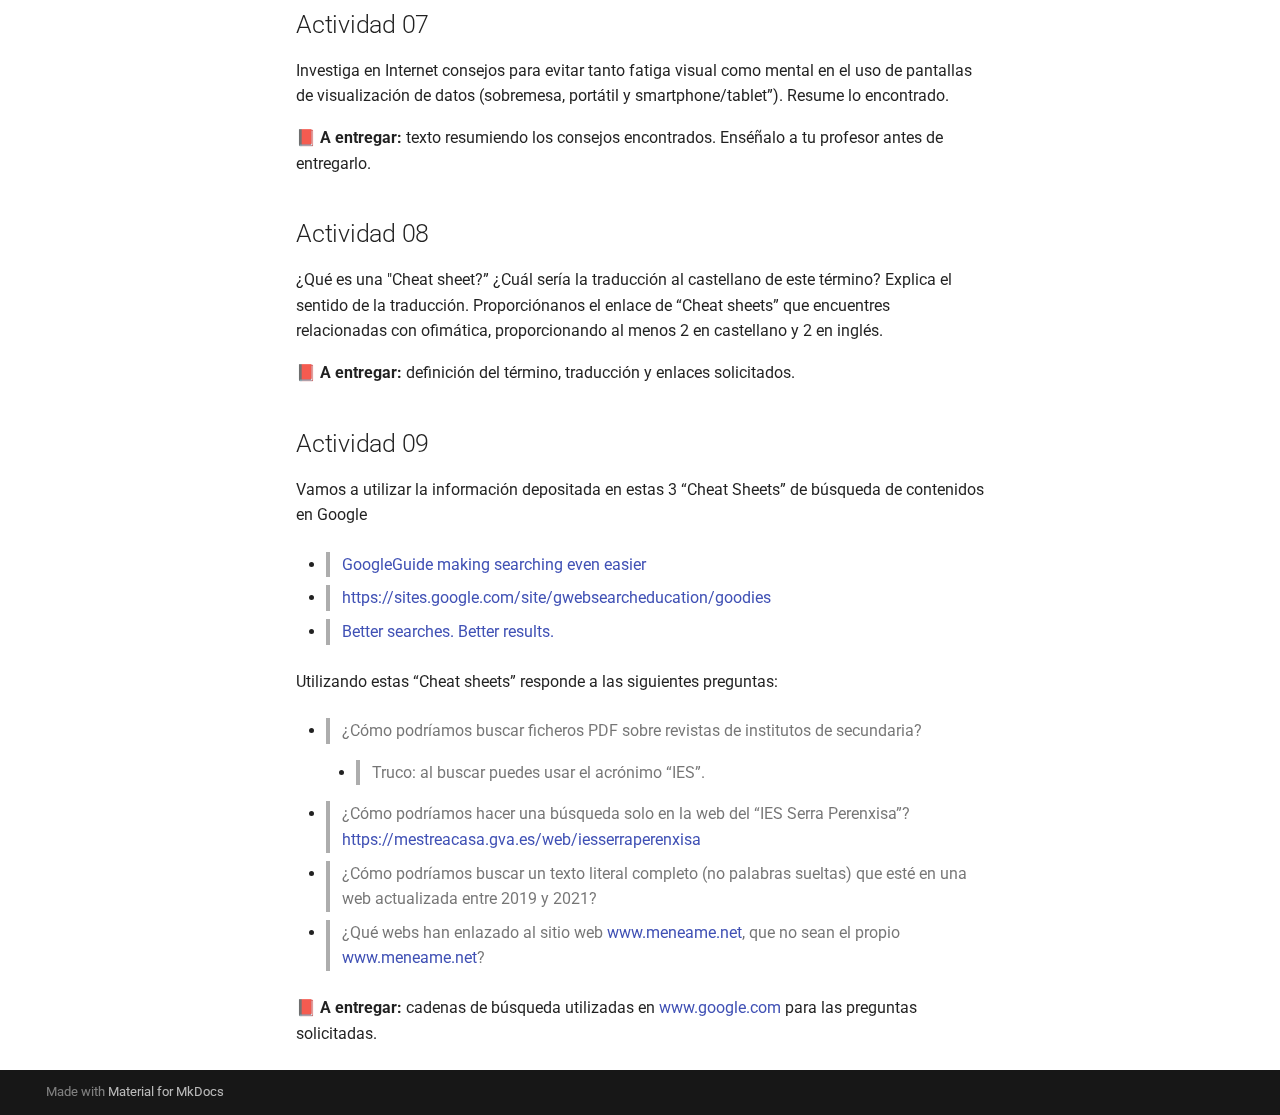
<file: unitats-didactiques/ud01-iao/aof-ud01-1a-actividad-evaluable/index.html>
<!doctype html>
<html lang="ca" class="no-js">
  <head>
    
      <meta charset="utf-8">
      <meta name="viewport" content="width=device-width,initial-scale=1">
      
        <meta name="description" content="Publicació progressiva des d'un sol repositori">
      
      
      
        <link rel="canonical" href="https://github.com/jpardo20/aof-apunts/unitats-didactiques/ud01-iao/aof-ud01-1a-actividad-evaluable/">
      
      
        <link rel="prev" href="../">
      
      
        <link rel="next" href="../aof-ud01-glosario/">
      
      
      <link rel="icon" href="../../../assets/images/favicon.png">
      <meta name="generator" content="mkdocs-1.6.1, mkdocs-material-9.6.20">
    
    
      
        <title>Activitats avaluables 01 - Mòdul 0223 - Aplicacions Ofimàtiques</title>
      
    
    
      <link rel="stylesheet" href="../../../assets/stylesheets/main.e53b48f4.min.css">
      
      


    
    
      
    
    
      
        
        
        <link rel="preconnect" href="https://fonts.gstatic.com" crossorigin>
        <link rel="stylesheet" href="https://fonts.googleapis.com/css?family=Roboto:300,300i,400,400i,700,700i%7CRoboto+Mono:400,400i,700,700i&display=fallback">
        <style>:root{--md-text-font:"Roboto";--md-code-font:"Roboto Mono"}</style>
      
    
    
      <link rel="stylesheet" href="../../../assets/styles.css">
    
    <script>__md_scope=new URL("../../..",location),__md_hash=e=>[...e].reduce(((e,_)=>(e<<5)-e+_.charCodeAt(0)),0),__md_get=(e,_=localStorage,t=__md_scope)=>JSON.parse(_.getItem(t.pathname+"."+e)),__md_set=(e,_,t=localStorage,a=__md_scope)=>{try{t.setItem(a.pathname+"."+e,JSON.stringify(_))}catch(e){}}</script>
    
      

    
    
    
  </head>
  
  
    <body dir="ltr">
  
    
    <input class="md-toggle" data-md-toggle="drawer" type="checkbox" id="__drawer" autocomplete="off">
    <input class="md-toggle" data-md-toggle="search" type="checkbox" id="__search" autocomplete="off">
    <label class="md-overlay" for="__drawer"></label>
    <div data-md-component="skip">
      
        
        <a href="#aplicaciones-ofimaticas" class="md-skip">
          Salta el contingut
        </a>
      
    </div>
    <div data-md-component="announce">
      
    </div>
    
    
      

  

<header class="md-header md-header--shadow" data-md-component="header">
  <nav class="md-header__inner md-grid" aria-label="Capçalera">
    <a href="../../.." title="Mòdul 0223 - Aplicacions Ofimàtiques" class="md-header__button md-logo" aria-label="Mòdul 0223 - Aplicacions Ofimàtiques" data-md-component="logo">
      
  
  <svg xmlns="http://www.w3.org/2000/svg" viewBox="0 0 24 24"><path d="M12 8a3 3 0 0 0 3-3 3 3 0 0 0-3-3 3 3 0 0 0-3 3 3 3 0 0 0 3 3m0 3.54C9.64 9.35 6.5 8 3 8v11c3.5 0 6.64 1.35 9 3.54 2.36-2.19 5.5-3.54 9-3.54V8c-3.5 0-6.64 1.35-9 3.54"/></svg>

    </a>
    <label class="md-header__button md-icon" for="__drawer">
      
      <svg xmlns="http://www.w3.org/2000/svg" viewBox="0 0 24 24"><path d="M3 6h18v2H3zm0 5h18v2H3zm0 5h18v2H3z"/></svg>
    </label>
    <div class="md-header__title" data-md-component="header-title">
      <div class="md-header__ellipsis">
        <div class="md-header__topic">
          <span class="md-ellipsis">
            Mòdul 0223 - Aplicacions Ofimàtiques
          </span>
        </div>
        <div class="md-header__topic" data-md-component="header-topic">
          <span class="md-ellipsis">
            
              Activitats avaluables 01
            
          </span>
        </div>
      </div>
    </div>
    
    
      <script>var palette=__md_get("__palette");if(palette&&palette.color){if("(prefers-color-scheme)"===palette.color.media){var media=matchMedia("(prefers-color-scheme: light)"),input=document.querySelector(media.matches?"[data-md-color-media='(prefers-color-scheme: light)']":"[data-md-color-media='(prefers-color-scheme: dark)']");palette.color.media=input.getAttribute("data-md-color-media"),palette.color.scheme=input.getAttribute("data-md-color-scheme"),palette.color.primary=input.getAttribute("data-md-color-primary"),palette.color.accent=input.getAttribute("data-md-color-accent")}for(var[key,value]of Object.entries(palette.color))document.body.setAttribute("data-md-color-"+key,value)}</script>
    
    
    
      
      
        <label class="md-header__button md-icon" for="__search">
          
          <svg xmlns="http://www.w3.org/2000/svg" viewBox="0 0 24 24"><path d="M9.5 3A6.5 6.5 0 0 1 16 9.5c0 1.61-.59 3.09-1.56 4.23l.27.27h.79l5 5-1.5 1.5-5-5v-.79l-.27-.27A6.52 6.52 0 0 1 9.5 16 6.5 6.5 0 0 1 3 9.5 6.5 6.5 0 0 1 9.5 3m0 2C7 5 5 7 5 9.5S7 14 9.5 14 14 12 14 9.5 12 5 9.5 5"/></svg>
        </label>
        <div class="md-search" data-md-component="search" role="dialog">
  <label class="md-search__overlay" for="__search"></label>
  <div class="md-search__inner" role="search">
    <form class="md-search__form" name="search">
      <input type="text" class="md-search__input" name="query" aria-label="Cerca" placeholder="Cerca" autocapitalize="off" autocorrect="off" autocomplete="off" spellcheck="false" data-md-component="search-query" required>
      <label class="md-search__icon md-icon" for="__search">
        
        <svg xmlns="http://www.w3.org/2000/svg" viewBox="0 0 24 24"><path d="M9.5 3A6.5 6.5 0 0 1 16 9.5c0 1.61-.59 3.09-1.56 4.23l.27.27h.79l5 5-1.5 1.5-5-5v-.79l-.27-.27A6.52 6.52 0 0 1 9.5 16 6.5 6.5 0 0 1 3 9.5 6.5 6.5 0 0 1 9.5 3m0 2C7 5 5 7 5 9.5S7 14 9.5 14 14 12 14 9.5 12 5 9.5 5"/></svg>
        
        <svg xmlns="http://www.w3.org/2000/svg" viewBox="0 0 24 24"><path d="M20 11v2H8l5.5 5.5-1.42 1.42L4.16 12l7.92-7.92L13.5 5.5 8 11z"/></svg>
      </label>
      <nav class="md-search__options" aria-label="Cerca">
        
        <button type="reset" class="md-search__icon md-icon" title="Neteja" aria-label="Neteja" tabindex="-1">
          
          <svg xmlns="http://www.w3.org/2000/svg" viewBox="0 0 24 24"><path d="M19 6.41 17.59 5 12 10.59 6.41 5 5 6.41 10.59 12 5 17.59 6.41 19 12 13.41 17.59 19 19 17.59 13.41 12z"/></svg>
        </button>
      </nav>
      
    </form>
    <div class="md-search__output">
      <div class="md-search__scrollwrap" tabindex="0" data-md-scrollfix>
        <div class="md-search-result" data-md-component="search-result">
          <div class="md-search-result__meta">
            Inicialitzant cerca
          </div>
          <ol class="md-search-result__list" role="presentation"></ol>
        </div>
      </div>
    </div>
  </div>
</div>
      
    
    
  </nav>
  
</header>
    
    <div class="md-container" data-md-component="container">
      
      
        
          
        
      
      <main class="md-main" data-md-component="main">
        <div class="md-main__inner md-grid">
          
            
              
              <div class="md-sidebar md-sidebar--primary" data-md-component="sidebar" data-md-type="navigation" >
                <div class="md-sidebar__scrollwrap">
                  <div class="md-sidebar__inner">
                    



<nav class="md-nav md-nav--primary" aria-label="Navegació" data-md-level="0">
  <label class="md-nav__title" for="__drawer">
    <a href="../../.." title="Mòdul 0223 - Aplicacions Ofimàtiques" class="md-nav__button md-logo" aria-label="Mòdul 0223 - Aplicacions Ofimàtiques" data-md-component="logo">
      
  
  <svg xmlns="http://www.w3.org/2000/svg" viewBox="0 0 24 24"><path d="M12 8a3 3 0 0 0 3-3 3 3 0 0 0-3-3 3 3 0 0 0-3 3 3 3 0 0 0 3 3m0 3.54C9.64 9.35 6.5 8 3 8v11c3.5 0 6.64 1.35 9 3.54 2.36-2.19 5.5-3.54 9-3.54V8c-3.5 0-6.64 1.35-9 3.54"/></svg>

    </a>
    Mòdul 0223 - Aplicacions Ofimàtiques
  </label>
  
  <ul class="md-nav__list" data-md-scrollfix>
    
      
      
  
  
  
  
    <li class="md-nav__item">
      <a href="../../.." class="md-nav__link">
        
  
  
  <span class="md-ellipsis">
    Inici
    
  </span>
  

      </a>
    </li>
  

    
      
      
  
  
  
  
    <li class="md-nav__item">
      <a href="../../../continguts/" class="md-nav__link">
        
  
  
  <span class="md-ellipsis">
    Continguts
    
  </span>
  

      </a>
    </li>
  

    
      
      
  
  
    
  
  
  
    
    
      
        
          
        
      
        
      
        
      
    
    
    
      
        
        
      
    
    
    <li class="md-nav__item md-nav__item--active md-nav__item--section md-nav__item--nested">
      
        
        
        <input class="md-nav__toggle md-toggle " type="checkbox" id="__nav_3" checked>
        
          
          <div class="md-nav__link md-nav__container">
            <a href="../" class="md-nav__link ">
              
  
  
  <span class="md-ellipsis">
    Tema 1
    
  </span>
  

            </a>
            
              
              <label class="md-nav__link " for="__nav_3" id="__nav_3_label" tabindex="">
                <span class="md-nav__icon md-icon"></span>
              </label>
            
          </div>
        
        <nav class="md-nav" data-md-level="1" aria-labelledby="__nav_3_label" aria-expanded="true">
          <label class="md-nav__title" for="__nav_3">
            <span class="md-nav__icon md-icon"></span>
            Tema 1
          </label>
          <ul class="md-nav__list" data-md-scrollfix>
            
              
            
              
                
  
  
    
  
  
  
    <li class="md-nav__item md-nav__item--active">
      
      <input class="md-nav__toggle md-toggle" type="checkbox" id="__toc">
      
      
      
        <label class="md-nav__link md-nav__link--active" for="__toc">
          
  
  
  <span class="md-ellipsis">
    Activitats avaluables 01
    
  </span>
  

          <span class="md-nav__icon md-icon"></span>
        </label>
      
      <a href="./" class="md-nav__link md-nav__link--active">
        
  
  
  <span class="md-ellipsis">
    Activitats avaluables 01
    
  </span>
  

      </a>
      
        

<nav class="md-nav md-nav--secondary" aria-label="Taula de continguts">
  
  
  
  
    <label class="md-nav__title" for="__toc">
      <span class="md-nav__icon md-icon"></span>
      Taula de continguts
    </label>
    <ul class="md-nav__list" data-md-component="toc" data-md-scrollfix>
      
        <li class="md-nav__item">
  <a href="#aplicaciones-ofimaticas" class="md-nav__link">
    <span class="md-ellipsis">
      Aplicaciones Ofimáticas
    </span>
  </a>
  
</li>
      
        <li class="md-nav__item">
  <a href="#ud-01-introduccion-a-aplicaciones-ofimaticas" class="md-nav__link">
    <span class="md-ellipsis">
      UD 01. Introducción a aplicaciones ofimáticas
    </span>
  </a>
  
    <nav class="md-nav" aria-label="UD 01. Introducción a aplicaciones ofimáticas">
      <ul class="md-nav__list">
        
          <li class="md-nav__item">
  <a href="#autores-sergi-garcia-barea-gloria-munoz-gonzalez" class="md-nav__link">
    <span class="md-ellipsis">
      Autores: Sergi García Barea, Gloria Muñoz González
    </span>
  </a>
  
</li>
        
          <li class="md-nav__item">
  <a href="#licencia" class="md-nav__link">
    <span class="md-ellipsis">
      Licencia
    </span>
  </a>
  
</li>
        
          <li class="md-nav__item">
  <a href="#nomenclatura" class="md-nav__link">
    <span class="md-ellipsis">
      Nomenclatura
    </span>
  </a>
  
</li>
        
      </ul>
    </nav>
  
</li>
      
        <li class="md-nav__item">
  <a href="#ud-01-actividades-evaluables-01" class="md-nav__link">
    <span class="md-ellipsis">
      UD 01. Actividades evaluables 01
    </span>
  </a>
  
    <nav class="md-nav" aria-label="UD 01. Actividades evaluables 01">
      <ul class="md-nav__list">
        
          <li class="md-nav__item">
  <a href="#fecha-de-entrega" class="md-nav__link">
    <span class="md-ellipsis">
      Fecha de entrega
    </span>
  </a>
  
</li>
        
          <li class="md-nav__item">
  <a href="#observaciones-previas-a-la-realizacion-de-tareas-evaluables" class="md-nav__link">
    <span class="md-ellipsis">
      Observaciones previas a la realización de tareas evaluables
    </span>
  </a>
  
</li>
        
          <li class="md-nav__item">
  <a href="#actividad-01" class="md-nav__link">
    <span class="md-ellipsis">
      Actividad 01
    </span>
  </a>
  
</li>
        
          <li class="md-nav__item">
  <a href="#actividad-02" class="md-nav__link">
    <span class="md-ellipsis">
      Actividad 02
    </span>
  </a>
  
</li>
        
          <li class="md-nav__item">
  <a href="#actividad-03" class="md-nav__link">
    <span class="md-ellipsis">
      Actividad 03
    </span>
  </a>
  
</li>
        
          <li class="md-nav__item">
  <a href="#actividad-04" class="md-nav__link">
    <span class="md-ellipsis">
      Actividad 04
    </span>
  </a>
  
</li>
        
          <li class="md-nav__item">
  <a href="#actividad-05" class="md-nav__link">
    <span class="md-ellipsis">
      Actividad 05
    </span>
  </a>
  
</li>
        
          <li class="md-nav__item">
  <a href="#actividad-06" class="md-nav__link">
    <span class="md-ellipsis">
      Actividad 06
    </span>
  </a>
  
</li>
        
          <li class="md-nav__item">
  <a href="#actividad-07" class="md-nav__link">
    <span class="md-ellipsis">
      Actividad 07
    </span>
  </a>
  
</li>
        
          <li class="md-nav__item">
  <a href="#actividad-08" class="md-nav__link">
    <span class="md-ellipsis">
      Actividad 08
    </span>
  </a>
  
</li>
        
          <li class="md-nav__item">
  <a href="#actividad-09" class="md-nav__link">
    <span class="md-ellipsis">
      Actividad 09
    </span>
  </a>
  
</li>
        
      </ul>
    </nav>
  
</li>
      
    </ul>
  
</nav>
      
    </li>
  

              
            
              
                
  
  
  
  
    <li class="md-nav__item">
      <a href="../aof-ud01-glosario/" class="md-nav__link">
        
  
  
  <span class="md-ellipsis">
    Glossari
    
  </span>
  

      </a>
    </li>
  

              
            
          </ul>
        </nav>
      
    </li>
  

    
  </ul>
</nav>
                  </div>
                </div>
              </div>
            
            
              
              <div class="md-sidebar md-sidebar--secondary" data-md-component="sidebar" data-md-type="toc" >
                <div class="md-sidebar__scrollwrap">
                  <div class="md-sidebar__inner">
                    

<nav class="md-nav md-nav--secondary" aria-label="Taula de continguts">
  
  
  
  
    <label class="md-nav__title" for="__toc">
      <span class="md-nav__icon md-icon"></span>
      Taula de continguts
    </label>
    <ul class="md-nav__list" data-md-component="toc" data-md-scrollfix>
      
        <li class="md-nav__item">
  <a href="#aplicaciones-ofimaticas" class="md-nav__link">
    <span class="md-ellipsis">
      Aplicaciones Ofimáticas
    </span>
  </a>
  
</li>
      
        <li class="md-nav__item">
  <a href="#ud-01-introduccion-a-aplicaciones-ofimaticas" class="md-nav__link">
    <span class="md-ellipsis">
      UD 01. Introducción a aplicaciones ofimáticas
    </span>
  </a>
  
    <nav class="md-nav" aria-label="UD 01. Introducción a aplicaciones ofimáticas">
      <ul class="md-nav__list">
        
          <li class="md-nav__item">
  <a href="#autores-sergi-garcia-barea-gloria-munoz-gonzalez" class="md-nav__link">
    <span class="md-ellipsis">
      Autores: Sergi García Barea, Gloria Muñoz González
    </span>
  </a>
  
</li>
        
          <li class="md-nav__item">
  <a href="#licencia" class="md-nav__link">
    <span class="md-ellipsis">
      Licencia
    </span>
  </a>
  
</li>
        
          <li class="md-nav__item">
  <a href="#nomenclatura" class="md-nav__link">
    <span class="md-ellipsis">
      Nomenclatura
    </span>
  </a>
  
</li>
        
      </ul>
    </nav>
  
</li>
      
        <li class="md-nav__item">
  <a href="#ud-01-actividades-evaluables-01" class="md-nav__link">
    <span class="md-ellipsis">
      UD 01. Actividades evaluables 01
    </span>
  </a>
  
    <nav class="md-nav" aria-label="UD 01. Actividades evaluables 01">
      <ul class="md-nav__list">
        
          <li class="md-nav__item">
  <a href="#fecha-de-entrega" class="md-nav__link">
    <span class="md-ellipsis">
      Fecha de entrega
    </span>
  </a>
  
</li>
        
          <li class="md-nav__item">
  <a href="#observaciones-previas-a-la-realizacion-de-tareas-evaluables" class="md-nav__link">
    <span class="md-ellipsis">
      Observaciones previas a la realización de tareas evaluables
    </span>
  </a>
  
</li>
        
          <li class="md-nav__item">
  <a href="#actividad-01" class="md-nav__link">
    <span class="md-ellipsis">
      Actividad 01
    </span>
  </a>
  
</li>
        
          <li class="md-nav__item">
  <a href="#actividad-02" class="md-nav__link">
    <span class="md-ellipsis">
      Actividad 02
    </span>
  </a>
  
</li>
        
          <li class="md-nav__item">
  <a href="#actividad-03" class="md-nav__link">
    <span class="md-ellipsis">
      Actividad 03
    </span>
  </a>
  
</li>
        
          <li class="md-nav__item">
  <a href="#actividad-04" class="md-nav__link">
    <span class="md-ellipsis">
      Actividad 04
    </span>
  </a>
  
</li>
        
          <li class="md-nav__item">
  <a href="#actividad-05" class="md-nav__link">
    <span class="md-ellipsis">
      Actividad 05
    </span>
  </a>
  
</li>
        
          <li class="md-nav__item">
  <a href="#actividad-06" class="md-nav__link">
    <span class="md-ellipsis">
      Actividad 06
    </span>
  </a>
  
</li>
        
          <li class="md-nav__item">
  <a href="#actividad-07" class="md-nav__link">
    <span class="md-ellipsis">
      Actividad 07
    </span>
  </a>
  
</li>
        
          <li class="md-nav__item">
  <a href="#actividad-08" class="md-nav__link">
    <span class="md-ellipsis">
      Actividad 08
    </span>
  </a>
  
</li>
        
          <li class="md-nav__item">
  <a href="#actividad-09" class="md-nav__link">
    <span class="md-ellipsis">
      Actividad 09
    </span>
  </a>
  
</li>
        
      </ul>
    </nav>
  
</li>
      
    </ul>
  
</nav>
                  </div>
                </div>
              </div>
            
          
          
            <div class="md-content" data-md-component="content">
              <article class="md-content__inner md-typeset">
                
                  



<h3 id="aplicaciones-ofimaticas">Aplicaciones Ofimáticas<a class="headerlink" href="#aplicaciones-ofimaticas" title="Permanent link">&para;</a></h3>
<h1 id="ud-01-introduccion-a-aplicaciones-ofimaticas">UD 01. Introducción a aplicaciones ofimáticas<a class="headerlink" href="#ud-01-introduccion-a-aplicaciones-ofimaticas" title="Permanent link">&para;</a></h1>
<p><img alt="banner" class="center" src="../media/banner.png" width="900" />
<img alt="short-line" src="../media/short-line.png" width="320" /></p>
<h3 id="autores-sergi-garcia-barea-gloria-munoz-gonzalez">Autores: <u>Sergi García Barea</u>, <u>Gloria Muñoz González</u><a class="headerlink" href="#autores-sergi-garcia-barea-gloria-munoz-gonzalez" title="Permanent link">&para;</a></h3>
<p><img alt="Licència CC BY-NC-SA" src="../media/image-BY-NC-SA.png" width="180" /></p>
<p>Actualizado Septiembre 2022</p>
<h3 id="licencia">Licencia<a class="headerlink" href="#licencia" title="Permanent link">&para;</a></h3>
<blockquote>
<p>[!CAUTION]<strong>Reconocimiento - No comercial - CompartirIgual</strong> (BY-NC-SA): No se permite un uso comercial de la obra original ni de las posibles obras derivadas, la distribución de las cuales se ha de hacer con una licencia igual a la que regula la obra original.</p>
</blockquote>
<h3 id="nomenclatura">Nomenclatura<a class="headerlink" href="#nomenclatura" title="Permanent link">&para;</a></h3>
<p>A lo largo de este tema se utilizarán diferentes símbolos para distinguir elementos importantes dentro del contenido. Estos símbolos son:</p>
<blockquote>
<p>[!TIP]
📖 <strong>Importante</strong></p>
<p>[!TIP]
❕ <strong>Atención</strong></p>
<p>[!TIP]
💬 <strong>Interesante</strong></p>
<p>[!TIP]
📕 <strong>A entregar</strong></p>
</blockquote>
<hr />
<details><summary><b>Índice de contenido</b></summary>

[**Fecha de entrega**](#fecha-de-entrega)

[**Observaciones previas a la realización de tareas evaluables**](#observaciones-previas-a-la-realización-de-tareas-evaluables)

[**Actividad 01**](#actividad-01)

[**Actividad 02**](#actividad-02)

[**Actividad 03**](#actividad-03)

[**Actividad 04**](#actividad-04)

[**Actividad 05**](#actividad-05)

[**Actividad 06**](#actividad-06)

[**Actividad 07**](#actividad-07)

[**Actividad 08**](#actividad-08)

[**Actividad 09**](#actividad-09) **3 3 3 3 3 4 4 4 4 4 4**

</details>

<hr />
<h1 id="ud-01-actividades-evaluables-01">UD 01. Actividades evaluables 01<a class="headerlink" href="#ud-01-actividades-evaluables-01" title="Permanent link">&para;</a></h1>
<h2 id="fecha-de-entrega">Fecha de entrega<a class="headerlink" href="#fecha-de-entrega" title="Permanent link">&para;</a></h2>
<p><strong>Fecha límite de entrega: <span class="underline">Lunes 29 de septiembre a las 23:55.</span></strong></p>
<p>La actividad será evaluada cuando haya pasado la fecha límite de la entrega.</p>
<p>❕ <strong>Atención:</strong> la fecha de entrega no es prorrogable. Si no la entregas en tiempo y forma, la calificación de la actividad será 0.</p>
<h2 id="observaciones-previas-a-la-realizacion-de-tareas-evaluables">Observaciones previas a la realización de tareas evaluables<a class="headerlink" href="#observaciones-previas-a-la-realizacion-de-tareas-evaluables" title="Permanent link">&para;</a></h2>
<ul>
<li>
<blockquote>
<p>Salvo excepciones que lo indique en cada actividad, deberás generar un único documento para todo el boletín y en ese documento incluir la respuesta a cada actividad.</p>
</blockquote>
<ul>
<li>
<blockquote>
<p>Si para la entrega se requiere entregar varios ficheros, entrégalos comprimido en un único fichero con extensión “.zip”.</p>
</blockquote>
</li>
</ul>
</li>
<li>
<blockquote>
<p>Cuando se entreguen documentos, estos deben tener una buena presentación. Aunque el documento a entregar sea pequeño, debe tener portada, índice, cabecera, pie de página (con número de página), además de ser coherente en estilo.</p>
</blockquote>
<ul>
<li>
<blockquote>
<p>El índice solo será necesario si el documento (sin contar portada) ocupa más de una página y tiene más de un apartado.</p>
</blockquote>
</li>
</ul>
</li>
<li>
<blockquote>
<p>Las actividades deben realizarse en la lengua indicada en cada actividad. La gramática y la ortografía tenéis que intentar hacerla bien.</p>
</blockquote>
</li>
</ul>
<p>❕ <strong>Atención:</strong> no cumplir estas consideraciones puede reducir la nota hasta 3 puntos.</p>
<h2 id="actividad-01">Actividad 01<a class="headerlink" href="#actividad-01" title="Permanent link">&para;</a></h2>
<p>Explica en un documento que es una suite ofimática. Al realizar la explicación explica las diferencias entre una suite ofimática local (instalada en tu ordenador) y una suite ofimática en la nube utilizada a través de un navegador.</p>
<p>📕 <strong>A entregar:</strong> texto con la explicación solicitada. Enséñalo a tu profesor antes de entregarlo.</p>
<h2 id="actividad-02">Actividad 02<a class="headerlink" href="#actividad-02" title="Permanent link">&para;</a></h2>
<p>Nombra los tipos de aplicaciones ofimáticas que conozcas (esperamos entre 5 y 10). Para cada tipo, indica un ejemplo de aplicación ofimática local y un ejemplo de aplicación en la nube.</p>
<p>📕 <strong>A entregar:</strong> texto con tipos y ejemplos solicitados.</p>
<h2 id="actividad-03">Actividad 03<a class="headerlink" href="#actividad-03" title="Permanent link">&para;</a></h2>
<p>Nombra al menos 3 suites ofimáticas que conozcas (al menos 1 en la nube y al menos 1 local). De cada una, indica qué tipos de aplicaciones ofimáticas posee.</p>
<p>📕 <strong>A entregar:</strong> texto con nombre de suites y tipos de aplicaciones que poseen.</p>
<h2 id="actividad-04">Actividad 04<a class="headerlink" href="#actividad-04" title="Permanent link">&para;</a></h2>
<p>¿Qué peligros tiene el utilizar aplicaciones ofimáticas en la nube? ¿Son seguras? ¿Con qué tipo de documentos <strong><em><span class="underline">NUNCA</span></em></strong> deberíamos utilizarlas?</p>
<p>📕 <strong>A entregar:</strong> texto respondiendo a las preguntas solicitadas. Enséñalo a tu profesor antes de entregarlo.</p>
<h2 id="actividad-05">Actividad 05<a class="headerlink" href="#actividad-05" title="Permanent link">&para;</a></h2>
<p>Visualiza el siguiente video sobre ergonomía aplicada a ordenadores de sobremesa y ordenadores portátiles. <a href="https://www.youtube.com/watch?v=e-3_rKmsjmQ"><span class="underline">https://www.youtube.com/watch?v=e-3_rKmsjmQ</span></a></p>
<p>Resume los consejos de ergonomía que nos da este video.</p>
<p>📕 <strong>A entregar:</strong> texto resumiendo los consejos del video.</p>
<h2 id="actividad-06">Actividad 06<a class="headerlink" href="#actividad-06" title="Permanent link">&para;</a></h2>
<p>Investiga en Internet consejos de ergonomía aplicados en concreto al uso de smartphones/tablets. Resume los consejos que encuentres.</p>
<p>📕 <strong>A entregar:</strong> texto resumiendo los consejos encontrados. Enséñalo a tu profesor antes de entregarlo.</p>
<h2 id="actividad-07">Actividad 07<a class="headerlink" href="#actividad-07" title="Permanent link">&para;</a></h2>
<p>Investiga en Internet consejos para evitar tanto fatiga visual como mental en el uso de pantallas de visualización de datos (sobremesa, portátil y smartphone/tablet”). Resume lo encontrado.</p>
<p>📕 <strong>A entregar:</strong> texto resumiendo los consejos encontrados. Enséñalo a tu profesor antes de entregarlo.</p>
<h2 id="actividad-08">Actividad 08<a class="headerlink" href="#actividad-08" title="Permanent link">&para;</a></h2>
<p>¿Qué es una "Cheat sheet?” ¿Cuál sería la traducción al castellano de este término? Explica el sentido de la traducción. Proporciónanos el enlace de “Cheat sheets” que encuentres relacionadas con ofimática, proporcionando al menos 2 en castellano y 2 en inglés.</p>
<p>📕 <strong>A entregar:</strong> definición del término, traducción y enlaces solicitados.</p>
<h2 id="actividad-09">Actividad 09<a class="headerlink" href="#actividad-09" title="Permanent link">&para;</a></h2>
<p>Vamos a utilizar la información depositada en estas 3 “Cheat Sheets” de búsqueda de contenidos en Google</p>
<ul>
<li>
<blockquote>
<p><a href="https://www.googleguide.com/print/adv_op_ref.pdf"><span class="underline">GoogleGuide making searching even easier</span></a></p>
</blockquote>
</li>
<li>
<blockquote>
<p><a href="https://sites.google.com/site/gwebsearcheducation/goodies"><span class="underline">https://sites.google.com/site/gwebsearcheducation/goodies</span></a></p>
</blockquote>
</li>
<li>
<blockquote>
<p><a href="https://static.googleusercontent.com/media/www.google.com/en//educators/downloads/Tips_Tricks_85x11.pdf"><span class="underline">Better searches. Better results.</span></a></p>
</blockquote>
</li>
</ul>
<p>Utilizando estas “Cheat sheets” responde a las siguientes preguntas:</p>
<ul>
<li>
<blockquote>
<p>¿Cómo podríamos buscar ficheros PDF sobre revistas de institutos de secundaria?</p>
</blockquote>
<ul>
<li>
<blockquote>
<p>Truco: al buscar puedes usar el acrónimo “IES”.</p>
</blockquote>
</li>
</ul>
</li>
<li>
<blockquote>
<p>¿Cómo podríamos hacer una búsqueda solo en la web del “IES Serra Perenxisa”? <a href="https://mestreacasa.gva.es/web/iesserraperenxisa"><span class="underline">https://mestreacasa.gva.es/web/iesserraperenxisa</span></a></p>
</blockquote>
</li>
<li>
<blockquote>
<p>¿Cómo podríamos buscar un texto literal completo (no palabras sueltas) que esté en una web actualizada entre 2019 y 2021?</p>
</blockquote>
</li>
<li>
<blockquote>
<p>¿Qué webs han enlazado al sitio web <a href="http://www.meneame.net/"><span class="underline">www.meneame.net</span></a>, que no sean el propio <a href="http://www.meneame.net/"><span class="underline">www.meneame.net</span></a>?</p>
</blockquote>
</li>
</ul>
<p>📕 <strong>A entregar:</strong> cadenas de búsqueda utilizadas en <a href="http://www.google.com/"><span class="underline">www.google.com</span></a> para las preguntas solicitadas.</p>












                
              </article>
            </div>
          
          
<script>var target=document.getElementById(location.hash.slice(1));target&&target.name&&(target.checked=target.name.startsWith("__tabbed_"))</script>
        </div>
        
      </main>
      
        <footer class="md-footer">
  
  <div class="md-footer-meta md-typeset">
    <div class="md-footer-meta__inner md-grid">
      <div class="md-copyright">
  
  
    Made with
    <a href="https://squidfunk.github.io/mkdocs-material/" target="_blank" rel="noopener">
      Material for MkDocs
    </a>
  
</div>
      
    </div>
  </div>
</footer>
      
    </div>
    <div class="md-dialog" data-md-component="dialog">
      <div class="md-dialog__inner md-typeset"></div>
    </div>
    
    
    
      
      <script id="__config" type="application/json">{"base": "../../..", "features": ["navigation.indexes", "navigation.sections", "navigation.instant", "navigation.tracking", "content.code.copy"], "search": "../../../assets/javascripts/workers/search.973d3a69.min.js", "tags": null, "translations": {"clipboard.copied": "Copiat al porta-retalls", "clipboard.copy": "C\u00f2pia al porta-retalls", "search.result.more.one": "1 m\u00e9s en aquesta p\u00e0gina", "search.result.more.other": "# m\u00e9s en aquesta p\u00e0gina", "search.result.none": "Cap document coincideix", "search.result.one": "1 document coincident", "search.result.other": "# documents coincidents", "search.result.placeholder": "Escriu per a comen\u00e7ar a cercar", "search.result.term.missing": "Desaparegut", "select.version": "Selecciona la versi\u00f3"}, "version": null}</script>
    
    
      <script src="../../../assets/javascripts/bundle.f55a23d4.min.js"></script>
      
    
  </body>
</html>
</file>
<file: assets/styles.css>
img.center { display:block; margin: 0 auto; }
</file>
<file: assets/stylesheets/main.e53b48f4.min.css>
@charset "UTF-8";html{-webkit-text-size-adjust:none;-moz-text-size-adjust:none;text-size-adjust:none;box-sizing:border-box}*,:after,:before{box-sizing:inherit}@media (prefers-reduced-motion){*,:after,:before{transition:none!important}}body{margin:0}a,button,input,label{-webkit-tap-highlight-color:transparent}a{color:inherit;text-decoration:none}hr{border:0;box-sizing:initial;display:block;height:.05rem;overflow:visible;padding:0}small{font-size:80%}sub,sup{line-height:1em}img{border-style:none}table{border-collapse:initial;border-spacing:0}td,th{font-weight:400;vertical-align:top}button{background:#0000;border:0;font-family:inherit;font-size:inherit;margin:0;padding:0}input{border:0;outline:none}:root{--md-primary-fg-color:#4051b5;--md-primary-fg-color--light:#5d6cc0;--md-primary-fg-color--dark:#303fa1;--md-primary-bg-color:#fff;--md-primary-bg-color--light:#ffffffb3;--md-accent-fg-color:#526cfe;--md-accent-fg-color--transparent:#526cfe1a;--md-accent-bg-color:#fff;--md-accent-bg-color--light:#ffffffb3}[data-md-color-scheme=default]{color-scheme:light}[data-md-color-scheme=default] img[src$="#gh-dark-mode-only"],[data-md-color-scheme=default] img[src$="#only-dark"]{display:none}:root,[data-md-color-scheme=default]{--md-hue:225deg;--md-default-fg-color:#000000de;--md-default-fg-color--light:#0000008a;--md-default-fg-color--lighter:#00000052;--md-default-fg-color--lightest:#00000012;--md-default-bg-color:#fff;--md-default-bg-color--light:#ffffffb3;--md-default-bg-color--lighter:#ffffff4d;--md-default-bg-color--lightest:#ffffff1f;--md-code-fg-color:#36464e;--md-code-bg-color:#f5f5f5;--md-code-hl-color:#4287ff;--md-code-hl-color--light:#4287ff1a;--md-code-hl-number-color:#d52a2a;--md-code-hl-special-color:#db1457;--md-code-hl-function-color:#a846b9;--md-code-hl-constant-color:#6e59d9;--md-code-hl-keyword-color:#3f6ec6;--md-code-hl-string-color:#1c7d4d;--md-code-hl-name-color:var(--md-code-fg-color);--md-code-hl-operator-color:var(--md-default-fg-color--light);--md-code-hl-punctuation-color:var(--md-default-fg-color--light);--md-code-hl-comment-color:var(--md-default-fg-color--light);--md-code-hl-generic-color:var(--md-default-fg-color--light);--md-code-hl-variable-color:var(--md-default-fg-color--light);--md-typeset-color:var(--md-default-fg-color);--md-typeset-a-color:var(--md-primary-fg-color);--md-typeset-del-color:#f5503d26;--md-typeset-ins-color:#0bd57026;--md-typeset-kbd-color:#fafafa;--md-typeset-kbd-accent-color:#fff;--md-typeset-kbd-border-color:#b8b8b8;--md-typeset-mark-color:#ffff0080;--md-typeset-table-color:#0000001f;--md-typeset-table-color--light:rgba(0,0,0,.035);--md-admonition-fg-color:var(--md-default-fg-color);--md-admonition-bg-color:var(--md-default-bg-color);--md-warning-fg-color:#000000de;--md-warning-bg-color:#ff9;--md-footer-fg-color:#fff;--md-footer-fg-color--light:#ffffffb3;--md-footer-fg-color--lighter:#ffffff73;--md-footer-bg-color:#000000de;--md-footer-bg-color--dark:#00000052;--md-shadow-z1:0 0.2rem 0.5rem #0000000d,0 0 0.05rem #0000001a;--md-shadow-z2:0 0.2rem 0.5rem #0000001a,0 0 0.05rem #00000040;--md-shadow-z3:0 0.2rem 0.5rem #0003,0 0 0.05rem #00000059}.md-icon svg{fill:currentcolor;display:block;height:1.2rem;width:1.2rem}body{-webkit-font-smoothing:antialiased;-moz-osx-font-smoothing:grayscale;--md-text-font-family:var(--md-text-font,_),-apple-system,BlinkMacSystemFont,Helvetica,Arial,sans-serif;--md-code-font-family:var(--md-code-font,_),SFMono-Regular,Consolas,Menlo,monospace}aside,body,input{font-feature-settings:"kern","liga";color:var(--md-typeset-color);font-family:var(--md-text-font-family)}code,kbd,pre{font-feature-settings:"kern";font-family:var(--md-code-font-family)}:root{--md-typeset-table-sort-icon:url('data:image/svg+xml;charset=utf-8,<svg xmlns="http://www.w3.org/2000/svg" viewBox="0 0 24 24"><path d="m18 21-4-4h3V7h-3l4-4 4 4h-3v10h3M2 19v-2h10v2M2 13v-2h7v2M2 7V5h4v2z"/></svg>');--md-typeset-table-sort-icon--asc:url('data:image/svg+xml;charset=utf-8,<svg xmlns="http://www.w3.org/2000/svg" viewBox="0 0 24 24"><path d="M19 17h3l-4 4-4-4h3V3h2M2 17h10v2H2M6 5v2H2V5m0 6h7v2H2z"/></svg>');--md-typeset-table-sort-icon--desc:url('data:image/svg+xml;charset=utf-8,<svg xmlns="http://www.w3.org/2000/svg" viewBox="0 0 24 24"><path d="M19 7h3l-4-4-4 4h3v14h2M2 17h10v2H2M6 5v2H2V5m0 6h7v2H2z"/></svg>')}.md-typeset{-webkit-print-color-adjust:exact;color-adjust:exact;font-size:.8rem;line-height:1.6;overflow-wrap:break-word}@media print{.md-typeset{font-size:.68rem}}.md-typeset blockquote,.md-typeset dl,.md-typeset figure,.md-typeset ol,.md-typeset pre,.md-typeset ul{margin-bottom:1em;margin-top:1em}.md-typeset h1{color:var(--md-default-fg-color--light);font-size:2em;line-height:1.3;margin:0 0 1.25em}.md-typeset h1,.md-typeset h2{font-weight:300;letter-spacing:-.01em}.md-typeset h2{font-size:1.5625em;line-height:1.4;margin:1.6em 0 .64em}.md-typeset h3{font-size:1.25em;font-weight:400;letter-spacing:-.01em;line-height:1.5;margin:1.6em 0 .8em}.md-typeset h2+h3{margin-top:.8em}.md-typeset h4{font-weight:700;letter-spacing:-.01em;margin:1em 0}.md-typeset h5,.md-typeset h6{color:var(--md-default-fg-color--light);font-size:.8em;font-weight:700;letter-spacing:-.01em;margin:1.25em 0}.md-typeset h5{text-transform:uppercase}.md-typeset h5 code{text-transform:none}.md-typeset hr{border-bottom:.05rem solid var(--md-default-fg-color--lightest);display:flow-root;margin:1.5em 0}.md-typeset a{color:var(--md-typeset-a-color);word-break:break-word}.md-typeset a,.md-typeset a:before{transition:color 125ms}.md-typeset a:focus,.md-typeset a:hover{color:var(--md-accent-fg-color)}.md-typeset a:focus code,.md-typeset a:hover code{background-color:var(--md-accent-fg-color--transparent)}.md-typeset a code{color:currentcolor;transition:background-color 125ms}.md-typeset a.focus-visible{outline-color:var(--md-accent-fg-color);outline-offset:.2rem}.md-typeset code,.md-typeset kbd,.md-typeset pre{color:var(--md-code-fg-color);direction:ltr;font-variant-ligatures:none}@media print{.md-typeset code,.md-typeset kbd,.md-typeset pre{white-space:pre-wrap}}.md-typeset code{background-color:var(--md-code-bg-color);border-radius:.1rem;-webkit-box-decoration-break:clone;box-decoration-break:clone;font-size:.85em;padding:0 .2941176471em;word-break:break-word}.md-typeset code:not(.focus-visible){-webkit-tap-highlight-color:transparent;outline:none}.md-typeset pre{display:flow-root;line-height:1.4;position:relative}.md-typeset pre>code{-webkit-box-decoration-break:slice;box-decoration-break:slice;box-shadow:none;display:block;margin:0;outline-color:var(--md-accent-fg-color);overflow:auto;padding:.7720588235em 1.1764705882em;scrollbar-color:var(--md-default-fg-color--lighter) #0000;scrollbar-width:thin;touch-action:auto;word-break:normal}.md-typeset pre>code:hover{scrollbar-color:var(--md-accent-fg-color) #0000}.md-typeset pre>code::-webkit-scrollbar{height:.2rem;width:.2rem}.md-typeset pre>code::-webkit-scrollbar-thumb{background-color:var(--md-default-fg-color--lighter)}.md-typeset pre>code::-webkit-scrollbar-thumb:hover{background-color:var(--md-accent-fg-color)}.md-typeset kbd{background-color:var(--md-typeset-kbd-color);border-radius:.1rem;box-shadow:0 .1rem 0 .05rem var(--md-typeset-kbd-border-color),0 .1rem 0 var(--md-typeset-kbd-border-color),0 -.1rem .2rem var(--md-typeset-kbd-accent-color) inset;color:var(--md-default-fg-color);display:inline-block;font-size:.75em;padding:0 .6666666667em;vertical-align:text-top;word-break:break-word}.md-typeset mark{background-color:var(--md-typeset-mark-color);-webkit-box-decoration-break:clone;box-decoration-break:clone;color:inherit;word-break:break-word}.md-typeset abbr{border-bottom:.05rem dotted var(--md-default-fg-color--light);cursor:help;text-decoration:none}.md-typeset small{opacity:.75}[dir=ltr] .md-typeset sub,[dir=ltr] .md-typeset sup{margin-left:.078125em}[dir=rtl] .md-typeset sub,[dir=rtl] .md-typeset sup{margin-right:.078125em}[dir=ltr] .md-typeset blockquote{padding-left:.6rem}[dir=rtl] .md-typeset blockquote{padding-right:.6rem}[dir=ltr] .md-typeset blockquote{border-left:.2rem solid var(--md-default-fg-color--lighter)}[dir=rtl] .md-typeset blockquote{border-right:.2rem solid var(--md-default-fg-color--lighter)}.md-typeset blockquote{color:var(--md-default-fg-color--light);margin-left:0;margin-right:0}.md-typeset ul{list-style-type:disc}.md-typeset ul[type]{list-style-type:revert-layer}[dir=ltr] .md-typeset ol,[dir=ltr] .md-typeset ul{margin-left:.625em}[dir=rtl] .md-typeset ol,[dir=rtl] .md-typeset ul{margin-right:.625em}.md-typeset ol,.md-typeset ul{padding:0}.md-typeset ol:not([hidden]),.md-typeset ul:not([hidden]){display:flow-root}.md-typeset ol ol,.md-typeset ul ol{list-style-type:lower-alpha}.md-typeset ol ol ol,.md-typeset ul ol ol{list-style-type:lower-roman}.md-typeset ol ol ol ol,.md-typeset ul ol ol ol{list-style-type:upper-alpha}.md-typeset ol ol ol ol ol,.md-typeset ul ol ol ol ol{list-style-type:upper-roman}.md-typeset ol[type],.md-typeset ul[type]{list-style-type:revert-layer}[dir=ltr] .md-typeset ol li,[dir=ltr] .md-typeset ul li{margin-left:1.25em}[dir=rtl] .md-typeset ol li,[dir=rtl] .md-typeset ul li{margin-right:1.25em}.md-typeset ol li,.md-typeset ul li{margin-bottom:.5em}.md-typeset ol li blockquote,.md-typeset ol li p,.md-typeset ul li blockquote,.md-typeset ul li p{margin:.5em 0}.md-typeset ol li:last-child,.md-typeset ul li:last-child{margin-bottom:0}[dir=ltr] .md-typeset ol li ol,[dir=ltr] .md-typeset ol li ul,[dir=ltr] .md-typeset ul li ol,[dir=ltr] .md-typeset ul li ul{margin-left:.625em}[dir=rtl] .md-typeset ol li ol,[dir=rtl] .md-typeset ol li ul,[dir=rtl] .md-typeset ul li ol,[dir=rtl] .md-typeset ul li ul{margin-right:.625em}.md-typeset ol li ol,.md-typeset ol li ul,.md-typeset ul li ol,.md-typeset ul li ul{margin-bottom:.5em;margin-top:.5em}[dir=ltr] .md-typeset dd{margin-left:1.875em}[dir=rtl] .md-typeset dd{margin-right:1.875em}.md-typeset dd{margin-bottom:1.5em;margin-top:1em}.md-typeset img,.md-typeset svg,.md-typeset video{height:auto;max-width:100%}.md-typeset img[align=left]{margin:1em 1em 1em 0}.md-typeset img[align=right]{margin:1em 0 1em 1em}.md-typeset img[align]:only-child{margin-top:0}.md-typeset figure{display:flow-root;margin:1em auto;max-width:100%;text-align:center;width:-moz-fit-content;width:fit-content}.md-typeset figure img{display:block;margin:0 auto}.md-typeset figcaption{font-style:italic;margin:1em auto;max-width:24rem}.md-typeset iframe{max-width:100%}.md-typeset table:not([class]){background-color:var(--md-default-bg-color);border:.05rem solid var(--md-typeset-table-color);border-radius:.1rem;display:inline-block;font-size:.64rem;max-width:100%;overflow:auto;touch-action:auto}@media print{.md-typeset table:not([class]){display:table}}.md-typeset table:not([class])+*{margin-top:1.5em}.md-typeset table:not([class]) td>:first-child,.md-typeset table:not([class]) th>:first-child{margin-top:0}.md-typeset table:not([class]) td>:last-child,.md-typeset table:not([class]) th>:last-child{margin-bottom:0}.md-typeset table:not([class]) td:not([align]),.md-typeset table:not([class]) th:not([align]){text-align:left}[dir=rtl] .md-typeset table:not([class]) td:not([align]),[dir=rtl] .md-typeset table:not([class]) th:not([align]){text-align:right}.md-typeset table:not([class]) th{font-weight:700;min-width:5rem;padding:.9375em 1.25em;vertical-align:top}.md-typeset table:not([class]) td{border-top:.05rem solid var(--md-typeset-table-color);padding:.9375em 1.25em;vertical-align:top}.md-typeset table:not([class]) tbody tr{transition:background-color 125ms}.md-typeset table:not([class]) tbody tr:hover{background-color:var(--md-typeset-table-color--light);box-shadow:0 .05rem 0 var(--md-default-bg-color) inset}.md-typeset table:not([class]) a{word-break:normal}.md-typeset table th[role=columnheader]{cursor:pointer}[dir=ltr] .md-typeset table th[role=columnheader]:after{margin-left:.5em}[dir=rtl] .md-typeset table th[role=columnheader]:after{margin-right:.5em}.md-typeset table th[role=columnheader]:after{content:"";display:inline-block;height:1.2em;-webkit-mask-image:var(--md-typeset-table-sort-icon);mask-image:var(--md-typeset-table-sort-icon);-webkit-mask-repeat:no-repeat;mask-repeat:no-repeat;-webkit-mask-size:contain;mask-size:contain;transition:background-color 125ms;vertical-align:text-bottom;width:1.2em}.md-typeset table th[role=columnheader]:hover:after{background-color:var(--md-default-fg-color--lighter)}.md-typeset table th[role=columnheader][aria-sort=ascending]:after{background-color:var(--md-default-fg-color--light);-webkit-mask-image:var(--md-typeset-table-sort-icon--asc);mask-image:var(--md-typeset-table-sort-icon--asc)}.md-typeset table th[role=columnheader][aria-sort=descending]:after{background-color:var(--md-default-fg-color--light);-webkit-mask-image:var(--md-typeset-table-sort-icon--desc);mask-image:var(--md-typeset-table-sort-icon--desc)}.md-typeset__scrollwrap{margin:1em -.8rem;overflow-x:auto;touch-action:auto}.md-typeset__table{display:inline-block;margin-bottom:.5em;padding:0 .8rem}@media print{.md-typeset__table{display:block}}html .md-typeset__table table{display:table;margin:0;overflow:hidden;width:100%}@media screen and (max-width:44.984375em){.md-content__inner>pre{margin:1em -.8rem}.md-content__inner>pre code{border-radius:0}}.md-typeset .md-author{border-radius:100%;display:block;flex-shrink:0;height:1.6rem;overflow:hidden;position:relative;transition:color 125ms,transform 125ms;width:1.6rem}.md-typeset .md-author img{display:block}.md-typeset .md-author--more{background:var(--md-default-fg-color--lightest);color:var(--md-default-fg-color--lighter);font-size:.6rem;font-weight:700;line-height:1.6rem;text-align:center}.md-typeset .md-author--long{height:2.4rem;width:2.4rem}.md-typeset a.md-author{transform:scale(1)}.md-typeset a.md-author img{border-radius:100%;filter:grayscale(100%) opacity(75%);transition:filter 125ms}.md-typeset a.md-author:focus,.md-typeset a.md-author:hover{transform:scale(1.1);z-index:1}.md-typeset a.md-author:focus img,.md-typeset a.md-author:hover img{filter:grayscale(0)}.md-banner{background-color:var(--md-footer-bg-color);color:var(--md-footer-fg-color);overflow:auto}@media print{.md-banner{display:none}}.md-banner--warning{background-color:var(--md-warning-bg-color);color:var(--md-warning-fg-color)}.md-banner__inner{font-size:.7rem;margin:.6rem auto;padding:0 .8rem}[dir=ltr] .md-banner__button{float:right}[dir=rtl] .md-banner__button{float:left}.md-banner__button{color:inherit;cursor:pointer;transition:opacity .25s}.no-js .md-banner__button{display:none}.md-banner__button:hover{opacity:.7}html{font-size:125%;height:100%;overflow-x:hidden}@media screen and (min-width:100em){html{font-size:137.5%}}@media screen and (min-width:125em){html{font-size:150%}}body{background-color:var(--md-default-bg-color);display:flex;flex-direction:column;font-size:.5rem;min-height:100%;position:relative;width:100%}@media print{body{display:block}}@media screen and (max-width:59.984375em){body[data-md-scrolllock]{position:fixed}}.md-grid{margin-left:auto;margin-right:auto;max-width:61rem}.md-container{display:flex;flex-direction:column;flex-grow:1}@media print{.md-container{display:block}}.md-main{flex-grow:1}.md-main__inner{display:flex;height:100%;margin-top:1.5rem}.md-ellipsis{overflow:hidden;text-overflow:ellipsis}.md-toggle{display:none}.md-option{height:0;opacity:0;position:absolute;width:0}.md-option:checked+label:not([hidden]){display:block}.md-option.focus-visible+label{outline-color:var(--md-accent-fg-color);outline-style:auto}.md-skip{background-color:var(--md-default-fg-color);border-radius:.1rem;color:var(--md-default-bg-color);font-size:.64rem;margin:.5rem;opacity:0;outline-color:var(--md-accent-fg-color);padding:.3rem .5rem;position:fixed;transform:translateY(.4rem);z-index:-1}.md-skip:focus{opacity:1;transform:translateY(0);transition:transform .25s cubic-bezier(.4,0,.2,1),opacity 175ms 75ms;z-index:10}@page{margin:25mm}:root{--md-clipboard-icon:url('data:image/svg+xml;charset=utf-8,<svg xmlns="http://www.w3.org/2000/svg" viewBox="0 0 24 24"><path d="M19 21H8V7h11m0-2H8a2 2 0 0 0-2 2v14a2 2 0 0 0 2 2h11a2 2 0 0 0 2-2V7a2 2 0 0 0-2-2m-3-4H4a2 2 0 0 0-2 2v14h2V3h12z"/></svg>')}.md-clipboard{border-radius:.1rem;color:var(--md-default-fg-color--lightest);cursor:pointer;height:1.5em;outline-color:var(--md-accent-fg-color);outline-offset:.1rem;position:absolute;right:.5em;top:.5em;transition:color .25s;width:1.5em;z-index:1}@media print{.md-clipboard{display:none}}.md-clipboard:not(.focus-visible){-webkit-tap-highlight-color:transparent;outline:none}:hover>.md-clipboard{color:var(--md-default-fg-color--light)}.md-clipboard:focus,.md-clipboard:hover{color:var(--md-accent-fg-color)}.md-clipboard:after{background-color:currentcolor;content:"";display:block;height:1.125em;margin:0 auto;-webkit-mask-image:var(--md-clipboard-icon);mask-image:var(--md-clipboard-icon);-webkit-mask-position:center;mask-position:center;-webkit-mask-repeat:no-repeat;mask-repeat:no-repeat;-webkit-mask-size:contain;mask-size:contain;width:1.125em}.md-clipboard--inline{cursor:pointer}.md-clipboard--inline code{transition:color .25s,background-color .25s}.md-clipboard--inline:focus code,.md-clipboard--inline:hover code{background-color:var(--md-accent-fg-color--transparent);color:var(--md-accent-fg-color)}.md-typeset .md-code__content{display:grid}@keyframes consent{0%{opacity:0;transform:translateY(100%)}to{opacity:1;transform:translateY(0)}}@keyframes overlay{0%{opacity:0}to{opacity:1}}.md-consent__overlay{animation:overlay .25s both;-webkit-backdrop-filter:blur(.1rem);backdrop-filter:blur(.1rem);background-color:#0000008a;height:100%;opacity:1;position:fixed;top:0;width:100%;z-index:5}.md-consent__inner{animation:consent .5s cubic-bezier(.1,.7,.1,1) both;background-color:var(--md-default-bg-color);border:0;border-radius:.1rem;bottom:0;box-shadow:0 0 .2rem #0000001a,0 .2rem .4rem #0003;max-height:100%;overflow:auto;padding:0;position:fixed;width:100%;z-index:5}.md-consent__form{padding:.8rem}.md-consent__settings{display:none;margin:1em 0}input:checked+.md-consent__settings{display:block}.md-consent__controls{margin-bottom:.8rem}.md-typeset .md-consent__controls .md-button{display:inline}@media screen and (max-width:44.984375em){.md-typeset .md-consent__controls .md-button{display:block;margin-top:.4rem;text-align:center;width:100%}}.md-consent label{cursor:pointer}.md-content{flex-grow:1;min-width:0}.md-content__inner{margin:0 .8rem 1.2rem;padding-top:.6rem}@media screen and (min-width:76.25em){[dir=ltr] .md-sidebar--primary:not([hidden])~.md-content>.md-content__inner{margin-left:1.2rem}[dir=ltr] .md-sidebar--secondary:not([hidden])~.md-content>.md-content__inner,[dir=rtl] .md-sidebar--primary:not([hidden])~.md-content>.md-content__inner{margin-right:1.2rem}[dir=rtl] .md-sidebar--secondary:not([hidden])~.md-content>.md-content__inner{margin-left:1.2rem}}.md-content__inner:before{content:"";display:block;height:.4rem}.md-content__inner>:last-child{margin-bottom:0}[dir=ltr] .md-content__button{float:right}[dir=rtl] .md-content__button{float:left}[dir=ltr] .md-content__button{margin-left:.4rem}[dir=rtl] .md-content__button{margin-right:.4rem}.md-content__button{margin:.4rem 0;padding:0}@media print{.md-content__button{display:none}}.md-typeset .md-content__button{color:var(--md-default-fg-color--lighter)}.md-content__button svg{display:inline;vertical-align:top}[dir=rtl] .md-content__button svg{transform:scaleX(-1)}[dir=ltr] .md-dialog{right:.8rem}[dir=rtl] .md-dialog{left:.8rem}.md-dialog{background-color:var(--md-default-fg-color);border-radius:.1rem;bottom:.8rem;box-shadow:var(--md-shadow-z3);min-width:11.1rem;opacity:0;padding:.4rem .6rem;pointer-events:none;position:fixed;transform:translateY(100%);transition:transform 0ms .4s,opacity .4s;z-index:4}@media print{.md-dialog{display:none}}.md-dialog--active{opacity:1;pointer-events:auto;transform:translateY(0);transition:transform .4s cubic-bezier(.075,.85,.175,1),opacity .4s}.md-dialog__inner{color:var(--md-default-bg-color);font-size:.7rem}.md-feedback{margin:2em 0 1em;text-align:center}.md-feedback fieldset{border:none;margin:0;padding:0}.md-feedback__title{font-weight:700;margin:1em auto}.md-feedback__inner{position:relative}.md-feedback__list{display:flex;flex-wrap:wrap;place-content:baseline center;position:relative}.md-feedback__list:hover .md-icon:not(:disabled){color:var(--md-default-fg-color--lighter)}:disabled .md-feedback__list{min-height:1.8rem}.md-feedback__icon{color:var(--md-default-fg-color--light);cursor:pointer;flex-shrink:0;margin:0 .1rem;transition:color 125ms}.md-feedback__icon:not(:disabled).md-icon:hover{color:var(--md-accent-fg-color)}.md-feedback__icon:disabled{color:var(--md-default-fg-color--lightest);pointer-events:none}.md-feedback__note{opacity:0;position:relative;transform:translateY(.4rem);transition:transform .4s cubic-bezier(.1,.7,.1,1),opacity .15s}.md-feedback__note>*{margin:0 auto;max-width:16rem}:disabled .md-feedback__note{opacity:1;transform:translateY(0)}@media print{.md-feedback{display:none}}.md-footer{background-color:var(--md-footer-bg-color);color:var(--md-footer-fg-color)}@media print{.md-footer{display:none}}.md-footer__inner{justify-content:space-between;overflow:auto;padding:.2rem}.md-footer__inner:not([hidden]){display:flex}.md-footer__link{align-items:end;display:flex;flex-grow:0.01;margin-bottom:.4rem;margin-top:1rem;max-width:100%;outline-color:var(--md-accent-fg-color);overflow:hidden;transition:opacity .25s}.md-footer__link:focus,.md-footer__link:hover{opacity:.7}[dir=rtl] .md-footer__link svg{transform:scaleX(-1)}@media screen and (max-width:44.984375em){.md-footer__link--prev{flex-shrink:0}.md-footer__link--prev .md-footer__title{display:none}}[dir=ltr] .md-footer__link--next{margin-left:auto}[dir=rtl] .md-footer__link--next{margin-right:auto}.md-footer__link--next{text-align:right}[dir=rtl] .md-footer__link--next{text-align:left}.md-footer__title{flex-grow:1;font-size:.9rem;margin-bottom:.7rem;max-width:calc(100% - 2.4rem);padding:0 1rem;white-space:nowrap}.md-footer__button{margin:.2rem;padding:.4rem}.md-footer__direction{font-size:.64rem;opacity:.7}.md-footer-meta{background-color:var(--md-footer-bg-color--dark)}.md-footer-meta__inner{display:flex;flex-wrap:wrap;justify-content:space-between;padding:.2rem}html .md-footer-meta.md-typeset a{color:var(--md-footer-fg-color--light)}html .md-footer-meta.md-typeset a:focus,html .md-footer-meta.md-typeset a:hover{color:var(--md-footer-fg-color)}.md-copyright{color:var(--md-footer-fg-color--lighter);font-size:.64rem;margin:auto .6rem;padding:.4rem 0;width:100%}@media screen and (min-width:45em){.md-copyright{width:auto}}.md-copyright__highlight{color:var(--md-footer-fg-color--light)}.md-social{display:inline-flex;gap:.2rem;margin:0 .4rem;padding:.2rem 0 .6rem}@media screen and (min-width:45em){.md-social{padding:.6rem 0}}.md-social__link{display:inline-block;height:1.6rem;text-align:center;width:1.6rem}.md-social__link:before{line-height:1.9}.md-social__link svg{fill:currentcolor;max-height:.8rem;vertical-align:-25%}.md-typeset .md-button{border:.1rem solid;border-radius:.1rem;color:var(--md-primary-fg-color);cursor:pointer;display:inline-block;font-weight:700;padding:.625em 2em;transition:color 125ms,background-color 125ms,border-color 125ms}.md-typeset .md-button--primary{background-color:var(--md-primary-fg-color);border-color:var(--md-primary-fg-color);color:var(--md-primary-bg-color)}.md-typeset .md-button:focus,.md-typeset .md-button:hover{background-color:var(--md-accent-fg-color);border-color:var(--md-accent-fg-color);color:var(--md-accent-bg-color)}[dir=ltr] .md-typeset .md-input{border-top-left-radius:.1rem}[dir=ltr] .md-typeset .md-input,[dir=rtl] .md-typeset .md-input{border-top-right-radius:.1rem}[dir=rtl] .md-typeset .md-input{border-top-left-radius:.1rem}.md-typeset .md-input{border-bottom:.1rem solid var(--md-default-fg-color--lighter);box-shadow:var(--md-shadow-z1);font-size:.8rem;height:1.8rem;padding:0 .6rem;transition:border .25s,box-shadow .25s}.md-typeset .md-input:focus,.md-typeset .md-input:hover{border-bottom-color:var(--md-accent-fg-color);box-shadow:var(--md-shadow-z2)}.md-typeset .md-input--stretch{width:100%}.md-header{background-color:var(--md-primary-fg-color);box-shadow:0 0 .2rem #0000,0 .2rem .4rem #0000;color:var(--md-primary-bg-color);display:block;left:0;position:sticky;right:0;top:0;z-index:4}@media print{.md-header{display:none}}.md-header[hidden]{transform:translateY(-100%);transition:transform .25s cubic-bezier(.8,0,.6,1),box-shadow .25s}.md-header--shadow{box-shadow:0 0 .2rem #0000001a,0 .2rem .4rem #0003;transition:transform .25s cubic-bezier(.1,.7,.1,1),box-shadow .25s}.md-header__inner{align-items:center;display:flex;padding:0 .2rem}.md-header__button{color:currentcolor;cursor:pointer;margin:.2rem;outline-color:var(--md-accent-fg-color);padding:.4rem;position:relative;transition:opacity .25s;vertical-align:middle;z-index:1}.md-header__button:hover{opacity:.7}.md-header__button:not([hidden]){display:inline-block}.md-header__button:not(.focus-visible){-webkit-tap-highlight-color:transparent;outline:none}.md-header__button.md-logo{margin:.2rem;padding:.4rem}@media screen and (max-width:76.234375em){.md-header__button.md-logo{display:none}}.md-header__button.md-logo img,.md-header__button.md-logo svg{fill:currentcolor;display:block;height:1.2rem;width:auto}@media screen and (min-width:60em){.md-header__button[for=__search]{display:none}}.no-js .md-header__button[for=__search]{display:none}[dir=rtl] .md-header__button[for=__search] svg{transform:scaleX(-1)}@media screen and (min-width:76.25em){.md-header__button[for=__drawer]{display:none}}.md-header__topic{display:flex;max-width:100%;position:absolute;transition:transform .4s cubic-bezier(.1,.7,.1,1),opacity .15s;white-space:nowrap}.md-header__topic+.md-header__topic{opacity:0;pointer-events:none;transform:translateX(1.25rem);transition:transform .4s cubic-bezier(1,.7,.1,.1),opacity .15s;z-index:-1}[dir=rtl] .md-header__topic+.md-header__topic{transform:translateX(-1.25rem)}.md-header__topic:first-child{font-weight:700}[dir=ltr] .md-header__title{margin-left:1rem;margin-right:.4rem}[dir=rtl] .md-header__title{margin-left:.4rem;margin-right:1rem}.md-header__title{flex-grow:1;font-size:.9rem;height:2.4rem;line-height:2.4rem}.md-header__title--active .md-header__topic{opacity:0;pointer-events:none;transform:translateX(-1.25rem);transition:transform .4s cubic-bezier(1,.7,.1,.1),opacity .15s;z-index:-1}[dir=rtl] .md-header__title--active .md-header__topic{transform:translateX(1.25rem)}.md-header__title--active .md-header__topic+.md-header__topic{opacity:1;pointer-events:auto;transform:translateX(0);transition:transform .4s cubic-bezier(.1,.7,.1,1),opacity .15s;z-index:0}.md-header__title>.md-header__ellipsis{height:100%;position:relative;width:100%}.md-header__option{display:flex;flex-shrink:0;max-width:100%;transition:max-width 0ms .25s,opacity .25s .25s;white-space:nowrap}[data-md-toggle=search]:checked~.md-header .md-header__option{max-width:0;opacity:0;transition:max-width 0ms,opacity 0ms}.md-header__option>input{bottom:0}.md-header__source{display:none}@media screen and (min-width:60em){[dir=ltr] .md-header__source{margin-left:1rem}[dir=rtl] .md-header__source{margin-right:1rem}.md-header__source{display:block;max-width:11.7rem;width:11.7rem}}@media screen and (min-width:76.25em){[dir=ltr] .md-header__source{margin-left:1.4rem}[dir=rtl] .md-header__source{margin-right:1.4rem}}.md-meta{color:var(--md-default-fg-color--light);font-size:.7rem;line-height:1.3}.md-meta__list{display:inline-flex;flex-wrap:wrap;list-style:none;margin:0;padding:0}.md-meta__item:not(:last-child):after{content:"·";margin-left:.2rem;margin-right:.2rem}.md-meta__link{color:var(--md-typeset-a-color)}.md-meta__link:focus,.md-meta__link:hover{color:var(--md-accent-fg-color)}.md-draft{background-color:#ff1744;border-radius:.125em;color:#fff;display:inline-block;font-weight:700;padding-left:.5714285714em;padding-right:.5714285714em}:root{--md-nav-icon--prev:url('data:image/svg+xml;charset=utf-8,<svg xmlns="http://www.w3.org/2000/svg" viewBox="0 0 24 24"><path d="M20 11v2H8l5.5 5.5-1.42 1.42L4.16 12l7.92-7.92L13.5 5.5 8 11z"/></svg>');--md-nav-icon--next:url('data:image/svg+xml;charset=utf-8,<svg xmlns="http://www.w3.org/2000/svg" viewBox="0 0 24 24"><path d="M8.59 16.58 13.17 12 8.59 7.41 10 6l6 6-6 6z"/></svg>');--md-toc-icon:url('data:image/svg+xml;charset=utf-8,<svg xmlns="http://www.w3.org/2000/svg" viewBox="0 0 24 24"><path d="M3 9h14V7H3zm0 4h14v-2H3zm0 4h14v-2H3zm16 0h2v-2h-2zm0-10v2h2V7zm0 6h2v-2h-2z"/></svg>')}.md-nav{font-size:.7rem;line-height:1.3}.md-nav__title{color:var(--md-default-fg-color--light);display:block;font-weight:700;overflow:hidden;padding:0 .6rem;text-overflow:ellipsis}.md-nav__title .md-nav__button{display:none}.md-nav__title .md-nav__button img{height:100%;width:auto}.md-nav__title .md-nav__button.md-logo img,.md-nav__title .md-nav__button.md-logo svg{fill:currentcolor;display:block;height:2.4rem;max-width:100%;object-fit:contain;width:auto}.md-nav__list{list-style:none;margin:0;padding:0}.md-nav__link{align-items:flex-start;display:flex;gap:.4rem;margin-top:.625em;scroll-snap-align:start;transition:color 125ms}.md-nav__link--passed{color:var(--md-default-fg-color--light)}.md-nav__item .md-nav__link--active,.md-nav__item .md-nav__link--active code{color:var(--md-typeset-a-color)}.md-nav__link .md-ellipsis{position:relative}[dir=ltr] .md-nav__link .md-icon:last-child{margin-left:auto}[dir=rtl] .md-nav__link .md-icon:last-child{margin-right:auto}.md-nav__link svg{fill:currentcolor;flex-shrink:0;height:1.3em;position:relative}.md-nav__link[for]:focus,.md-nav__link[for]:hover,.md-nav__link[href]:focus,.md-nav__link[href]:hover{color:var(--md-accent-fg-color);cursor:pointer}.md-nav__link.focus-visible{outline-color:var(--md-accent-fg-color);outline-offset:.2rem}.md-nav--primary .md-nav__link[for=__toc]{display:none}.md-nav--primary .md-nav__link[for=__toc] .md-icon:after{background-color:currentcolor;display:block;height:100%;-webkit-mask-image:var(--md-toc-icon);mask-image:var(--md-toc-icon);width:100%}.md-nav--primary .md-nav__link[for=__toc]~.md-nav{display:none}.md-nav__container>.md-nav__link{margin-top:0}.md-nav__container>.md-nav__link:first-child{flex-grow:1;min-width:0}.md-nav__icon{flex-shrink:0}.md-nav__source{display:none}@media screen and (max-width:76.234375em){.md-nav--primary,.md-nav--primary .md-nav{background-color:var(--md-default-bg-color);display:flex;flex-direction:column;height:100%;left:0;position:absolute;right:0;top:0;z-index:1}.md-nav--primary .md-nav__item,.md-nav--primary .md-nav__title{font-size:.8rem;line-height:1.5}.md-nav--primary .md-nav__title{background-color:var(--md-default-fg-color--lightest);color:var(--md-default-fg-color--light);cursor:pointer;height:5.6rem;line-height:2.4rem;padding:3rem .8rem .2rem;position:relative;white-space:nowrap}[dir=ltr] .md-nav--primary .md-nav__title .md-nav__icon{left:.4rem}[dir=rtl] .md-nav--primary .md-nav__title .md-nav__icon{right:.4rem}.md-nav--primary .md-nav__title .md-nav__icon{display:block;height:1.2rem;margin:.2rem;position:absolute;top:.4rem;width:1.2rem}.md-nav--primary .md-nav__title .md-nav__icon:after{background-color:currentcolor;content:"";display:block;height:100%;-webkit-mask-image:var(--md-nav-icon--prev);mask-image:var(--md-nav-icon--prev);-webkit-mask-position:center;mask-position:center;-webkit-mask-repeat:no-repeat;mask-repeat:no-repeat;-webkit-mask-size:contain;mask-size:contain;width:100%}.md-nav--primary .md-nav__title~.md-nav__list{background-color:var(--md-default-bg-color);box-shadow:0 .05rem 0 var(--md-default-fg-color--lightest) inset;overflow-y:auto;scroll-snap-type:y mandatory;touch-action:pan-y}.md-nav--primary .md-nav__title~.md-nav__list>:first-child{border-top:0}.md-nav--primary .md-nav__title[for=__drawer]{background-color:var(--md-primary-fg-color);color:var(--md-primary-bg-color);font-weight:700}.md-nav--primary .md-nav__title .md-logo{display:block;left:.2rem;margin:.2rem;padding:.4rem;position:absolute;right:.2rem;top:.2rem}.md-nav--primary .md-nav__list{flex:1}.md-nav--primary .md-nav__item{border-top:.05rem solid var(--md-default-fg-color--lightest)}.md-nav--primary .md-nav__item--active>.md-nav__link{color:var(--md-typeset-a-color)}.md-nav--primary .md-nav__item--active>.md-nav__link:focus,.md-nav--primary .md-nav__item--active>.md-nav__link:hover{color:var(--md-accent-fg-color)}.md-nav--primary .md-nav__link{margin-top:0;padding:.6rem .8rem}.md-nav--primary .md-nav__link svg{margin-top:.1em}.md-nav--primary .md-nav__link>.md-nav__link{padding:0}[dir=ltr] .md-nav--primary .md-nav__link .md-nav__icon{margin-right:-.2rem}[dir=rtl] .md-nav--primary .md-nav__link .md-nav__icon{margin-left:-.2rem}.md-nav--primary .md-nav__link .md-nav__icon{font-size:1.2rem;height:1.2rem;width:1.2rem}.md-nav--primary .md-nav__link .md-nav__icon:after{background-color:currentcolor;content:"";display:block;height:100%;-webkit-mask-image:var(--md-nav-icon--next);mask-image:var(--md-nav-icon--next);-webkit-mask-position:center;mask-position:center;-webkit-mask-repeat:no-repeat;mask-repeat:no-repeat;-webkit-mask-size:contain;mask-size:contain;width:100%}[dir=rtl] .md-nav--primary .md-nav__icon:after{transform:scale(-1)}.md-nav--primary .md-nav--secondary .md-nav{background-color:initial;position:static}[dir=ltr] .md-nav--primary .md-nav--secondary .md-nav .md-nav__link{padding-left:1.4rem}[dir=rtl] .md-nav--primary .md-nav--secondary .md-nav .md-nav__link{padding-right:1.4rem}[dir=ltr] .md-nav--primary .md-nav--secondary .md-nav .md-nav .md-nav__link{padding-left:2rem}[dir=rtl] .md-nav--primary .md-nav--secondary .md-nav .md-nav .md-nav__link{padding-right:2rem}[dir=ltr] .md-nav--primary .md-nav--secondary .md-nav .md-nav .md-nav .md-nav__link{padding-left:2.6rem}[dir=rtl] .md-nav--primary .md-nav--secondary .md-nav .md-nav .md-nav .md-nav__link{padding-right:2.6rem}[dir=ltr] .md-nav--primary .md-nav--secondary .md-nav .md-nav .md-nav .md-nav .md-nav__link{padding-left:3.2rem}[dir=rtl] .md-nav--primary .md-nav--secondary .md-nav .md-nav .md-nav .md-nav .md-nav__link{padding-right:3.2rem}.md-nav--secondary{background-color:initial}.md-nav__toggle~.md-nav{display:flex;opacity:0;transform:translateX(100%);transition:transform .25s cubic-bezier(.8,0,.6,1),opacity 125ms 50ms}[dir=rtl] .md-nav__toggle~.md-nav{transform:translateX(-100%)}.md-nav__toggle:checked~.md-nav{opacity:1;transform:translateX(0);transition:transform .25s cubic-bezier(.4,0,.2,1),opacity 125ms 125ms}.md-nav__toggle:checked~.md-nav>.md-nav__list{-webkit-backface-visibility:hidden;backface-visibility:hidden}}@media screen and (max-width:59.984375em){.md-nav--primary .md-nav__link[for=__toc]{display:flex}.md-nav--primary .md-nav__link[for=__toc] .md-icon:after{content:""}.md-nav--primary .md-nav__link[for=__toc]+.md-nav__link{display:none}.md-nav--primary .md-nav__link[for=__toc]~.md-nav{display:flex}.md-nav__source{background-color:var(--md-primary-fg-color--dark);color:var(--md-primary-bg-color);display:block;padding:0 .2rem}}@media screen and (min-width:60em) and (max-width:76.234375em){.md-nav--integrated .md-nav__link[for=__toc]{display:flex}.md-nav--integrated .md-nav__link[for=__toc] .md-icon:after{content:""}.md-nav--integrated .md-nav__link[for=__toc]+.md-nav__link{display:none}.md-nav--integrated .md-nav__link[for=__toc]~.md-nav{display:flex}}@media screen and (min-width:60em){.md-nav{margin-bottom:-.4rem}.md-nav--secondary .md-nav__title{background:var(--md-default-bg-color);box-shadow:0 0 .4rem .4rem var(--md-default-bg-color);position:sticky;top:0;z-index:1}.md-nav--secondary .md-nav__title[for=__toc]{scroll-snap-align:start}.md-nav--secondary .md-nav__title .md-nav__icon{display:none}[dir=ltr] .md-nav--secondary .md-nav__list{padding-left:.6rem}[dir=rtl] .md-nav--secondary .md-nav__list{padding-right:.6rem}.md-nav--secondary .md-nav__list{padding-bottom:.4rem}[dir=ltr] .md-nav--secondary .md-nav__item>.md-nav__link{margin-right:.4rem}[dir=rtl] .md-nav--secondary .md-nav__item>.md-nav__link{margin-left:.4rem}}@media screen and (min-width:76.25em){.md-nav{margin-bottom:-.4rem;transition:max-height .25s cubic-bezier(.86,0,.07,1)}.md-nav--primary .md-nav__title{background:var(--md-default-bg-color);box-shadow:0 0 .4rem .4rem var(--md-default-bg-color);position:sticky;top:0;z-index:1}.md-nav--primary .md-nav__title[for=__drawer]{scroll-snap-align:start}.md-nav--primary .md-nav__title .md-nav__icon{display:none}[dir=ltr] .md-nav--primary .md-nav__list{padding-left:.6rem}[dir=rtl] .md-nav--primary .md-nav__list{padding-right:.6rem}.md-nav--primary .md-nav__list{padding-bottom:.4rem}[dir=ltr] .md-nav--primary .md-nav__item>.md-nav__link{margin-right:.4rem}[dir=rtl] .md-nav--primary .md-nav__item>.md-nav__link{margin-left:.4rem}.md-nav__toggle~.md-nav{display:grid;grid-template-rows:minmax(.4rem,0fr);opacity:0;transition:grid-template-rows .25s cubic-bezier(.86,0,.07,1),opacity .25s,visibility 0ms .25s;visibility:collapse}.md-nav__toggle~.md-nav>.md-nav__list{overflow:hidden}.md-nav__toggle.md-toggle--indeterminate~.md-nav,.md-nav__toggle:checked~.md-nav{grid-template-rows:minmax(.4rem,1fr);opacity:1;transition:grid-template-rows .25s cubic-bezier(.86,0,.07,1),opacity .15s .1s,visibility 0ms;visibility:visible}.md-nav__toggle.md-toggle--indeterminate~.md-nav{transition:none}.md-nav__item--nested>.md-nav>.md-nav__title{display:none}.md-nav__item--section{display:block;margin:1.25em 0}.md-nav__item--section:last-child{margin-bottom:0}.md-nav__item--section>.md-nav__link{font-weight:700}.md-nav__item--section>.md-nav__link[for]{color:var(--md-default-fg-color--light)}.md-nav__item--section>.md-nav__link:not(.md-nav__container){pointer-events:none}.md-nav__item--section>.md-nav__link .md-icon,.md-nav__item--section>.md-nav__link>[for]{display:none}[dir=ltr] .md-nav__item--section>.md-nav{margin-left:-.6rem}[dir=rtl] .md-nav__item--section>.md-nav{margin-right:-.6rem}.md-nav__item--section>.md-nav{display:block;opacity:1;visibility:visible}.md-nav__item--section>.md-nav>.md-nav__list>.md-nav__item{padding:0}.md-nav__icon{border-radius:100%;height:.9rem;transition:background-color .25s;width:.9rem}.md-nav__icon:hover{background-color:var(--md-accent-fg-color--transparent)}.md-nav__icon:after{background-color:currentcolor;border-radius:100%;content:"";display:inline-block;height:100%;-webkit-mask-image:var(--md-nav-icon--next);mask-image:var(--md-nav-icon--next);-webkit-mask-position:center;mask-position:center;-webkit-mask-repeat:no-repeat;mask-repeat:no-repeat;-webkit-mask-size:contain;mask-size:contain;transition:transform .25s;vertical-align:-.1rem;width:100%}[dir=rtl] .md-nav__icon:after{transform:rotate(180deg)}.md-nav__item--nested .md-nav__toggle:checked~.md-nav__link .md-nav__icon:after,.md-nav__item--nested .md-toggle--indeterminate~.md-nav__link .md-nav__icon:after{transform:rotate(90deg)}.md-nav--lifted>.md-nav__list>.md-nav__item,.md-nav--lifted>.md-nav__title{display:none}.md-nav--lifted>.md-nav__list>.md-nav__item--active{display:block}.md-nav--lifted>.md-nav__list>.md-nav__item--active>.md-nav__link{background:var(--md-default-bg-color);box-shadow:0 0 .4rem .4rem var(--md-default-bg-color);margin-top:0;position:sticky;top:0;z-index:1}.md-nav--lifted>.md-nav__list>.md-nav__item--active>.md-nav__link:not(.md-nav__container){pointer-events:none}.md-nav--lifted>.md-nav__list>.md-nav__item--active.md-nav__item--section{margin:0}[dir=ltr] .md-nav--lifted>.md-nav__list>.md-nav__item>.md-nav:not(.md-nav--secondary){margin-left:-.6rem}[dir=rtl] .md-nav--lifted>.md-nav__list>.md-nav__item>.md-nav:not(.md-nav--secondary){margin-right:-.6rem}.md-nav--lifted>.md-nav__list>.md-nav__item>[for]{color:var(--md-default-fg-color--light)}.md-nav--lifted .md-nav[data-md-level="1"]{grid-template-rows:minmax(.4rem,1fr);opacity:1;visibility:visible}[dir=ltr] .md-nav--integrated>.md-nav__list>.md-nav__item--active .md-nav--secondary{border-left:.05rem solid var(--md-primary-fg-color)}[dir=rtl] .md-nav--integrated>.md-nav__list>.md-nav__item--active .md-nav--secondary{border-right:.05rem solid var(--md-primary-fg-color)}.md-nav--integrated>.md-nav__list>.md-nav__item--active .md-nav--secondary{display:block;margin-bottom:1.25em;opacity:1;visibility:visible}.md-nav--integrated>.md-nav__list>.md-nav__item--active .md-nav--secondary>.md-nav__list{overflow:visible;padding-bottom:0}.md-nav--integrated>.md-nav__list>.md-nav__item--active .md-nav--secondary>.md-nav__title{display:none}}.md-pagination{font-size:.8rem;font-weight:700;gap:.4rem}.md-pagination,.md-pagination>*{align-items:center;display:flex;justify-content:center}.md-pagination>*{border-radius:.2rem;height:1.8rem;min-width:1.8rem;text-align:center}.md-pagination__current{background-color:var(--md-default-fg-color--lightest);color:var(--md-default-fg-color--light)}.md-pagination__link{transition:color 125ms,background-color 125ms}.md-pagination__link:focus,.md-pagination__link:hover{background-color:var(--md-accent-fg-color--transparent);color:var(--md-accent-fg-color)}.md-pagination__link:focus svg,.md-pagination__link:hover svg{color:var(--md-accent-fg-color)}.md-pagination__link.focus-visible{outline-color:var(--md-accent-fg-color);outline-offset:.2rem}.md-pagination__link svg{fill:currentcolor;color:var(--md-default-fg-color--lighter);display:block;max-height:100%;width:1.2rem}.md-post__back{border-bottom:.05rem solid var(--md-default-fg-color--lightest);margin-bottom:1.2rem;padding-bottom:1.2rem}@media screen and (max-width:76.234375em){.md-post__back{display:none}}[dir=rtl] .md-post__back svg{transform:scaleX(-1)}.md-post__authors{display:flex;flex-direction:column;gap:.6rem;margin:0 .6rem 1.2rem}.md-post .md-post__meta a{transition:color 125ms}.md-post .md-post__meta a:focus,.md-post .md-post__meta a:hover{color:var(--md-accent-fg-color)}.md-post__title{color:var(--md-default-fg-color--light);font-weight:700}.md-post--excerpt{margin-bottom:3.2rem}.md-post--excerpt .md-post__header{align-items:center;display:flex;gap:.6rem;min-height:1.6rem}.md-post--excerpt .md-post__authors{align-items:center;display:inline-flex;flex-direction:row;gap:.2rem;margin:0;min-height:2.4rem}[dir=ltr] .md-post--excerpt .md-post__meta .md-meta__list{margin-right:.4rem}[dir=rtl] .md-post--excerpt .md-post__meta .md-meta__list{margin-left:.4rem}.md-post--excerpt .md-post__content>:first-child{--md-scroll-margin:6rem;margin-top:0}.md-post>.md-nav--secondary{margin:1em 0}.md-profile{align-items:center;display:flex;font-size:.7rem;gap:.6rem;line-height:1.4;width:100%}.md-profile__description{flex-grow:1}.md-content--post{display:flex}@media screen and (max-width:76.234375em){.md-content--post{flex-flow:column-reverse}}.md-content--post>.md-content__inner{flex-grow:1;min-width:0}@media screen and (min-width:76.25em){[dir=ltr] .md-content--post>.md-content__inner{margin-left:1.2rem}[dir=rtl] .md-content--post>.md-content__inner{margin-right:1.2rem}}@media screen and (max-width:76.234375em){.md-sidebar.md-sidebar--post{padding:0;position:static;width:100%}.md-sidebar.md-sidebar--post .md-sidebar__scrollwrap{overflow:visible}.md-sidebar.md-sidebar--post .md-sidebar__inner{padding:0}.md-sidebar.md-sidebar--post .md-post__meta{margin-left:.6rem;margin-right:.6rem}.md-sidebar.md-sidebar--post .md-nav__item{border:none;display:inline}.md-sidebar.md-sidebar--post .md-nav__list{display:inline-flex;flex-wrap:wrap;gap:.6rem;padding-bottom:.6rem;padding-top:.6rem}.md-sidebar.md-sidebar--post .md-nav__link{padding:0}.md-sidebar.md-sidebar--post .md-nav{height:auto;margin-bottom:0;position:static}}:root{--md-progress-value:0;--md-progress-delay:400ms}.md-progress{background:var(--md-primary-bg-color);height:.075rem;opacity:min(clamp(0,var(--md-progress-value),1),clamp(0,100 - var(--md-progress-value),1));position:fixed;top:0;transform:scaleX(calc(var(--md-progress-value)*1%));transform-origin:left;transition:transform .5s cubic-bezier(.19,1,.22,1),opacity .25s var(--md-progress-delay);width:100%;z-index:4}:root{--md-search-result-icon:url('data:image/svg+xml;charset=utf-8,<svg xmlns="http://www.w3.org/2000/svg" viewBox="0 0 24 24"><path d="M14 2H6a2 2 0 0 0-2 2v16a2 2 0 0 0 2 2h7c-.41-.25-.8-.56-1.14-.9-.33-.33-.61-.7-.86-1.1H6V4h7v5h5v1.18c.71.16 1.39.43 2 .82V8zm6.31 16.9c1.33-2.11.69-4.9-1.4-6.22-2.11-1.33-4.91-.68-6.22 1.4-1.34 2.11-.69 4.89 1.4 6.22 1.46.93 3.32.93 4.79.02L22 23.39 23.39 22zm-3.81.1a2.5 2.5 0 0 1-2.5-2.5 2.5 2.5 0 0 1 2.5-2.5 2.5 2.5 0 0 1 2.5 2.5 2.5 2.5 0 0 1-2.5 2.5"/></svg>')}.md-search{position:relative}@media screen and (min-width:60em){.md-search{padding:.2rem 0}}.no-js .md-search{display:none}.md-search__overlay{opacity:0;z-index:1}@media screen and (max-width:59.984375em){[dir=ltr] .md-search__overlay{left:-2.2rem}[dir=rtl] .md-search__overlay{right:-2.2rem}.md-search__overlay{background-color:var(--md-default-bg-color);border-radius:1rem;height:2rem;overflow:hidden;pointer-events:none;position:absolute;top:-1rem;transform-origin:center;transition:transform .3s .1s,opacity .2s .2s;width:2rem}[data-md-toggle=search]:checked~.md-header .md-search__overlay{opacity:1;transition:transform .4s,opacity .1s}}@media screen and (min-width:60em){[dir=ltr] .md-search__overlay{left:0}[dir=rtl] .md-search__overlay{right:0}.md-search__overlay{background-color:#0000008a;cursor:pointer;height:0;position:fixed;top:0;transition:width 0ms .25s,height 0ms .25s,opacity .25s;width:0}[data-md-toggle=search]:checked~.md-header .md-search__overlay{height:200vh;opacity:1;transition:width 0ms,height 0ms,opacity .25s;width:100%}}@media screen and (max-width:29.984375em){[data-md-toggle=search]:checked~.md-header .md-search__overlay{transform:scale(45)}}@media screen and (min-width:30em) and (max-width:44.984375em){[data-md-toggle=search]:checked~.md-header .md-search__overlay{transform:scale(60)}}@media screen and (min-width:45em) and (max-width:59.984375em){[data-md-toggle=search]:checked~.md-header .md-search__overlay{transform:scale(75)}}.md-search__inner{-webkit-backface-visibility:hidden;backface-visibility:hidden}@media screen and (max-width:59.984375em){[dir=ltr] .md-search__inner{left:0}[dir=rtl] .md-search__inner{right:0}.md-search__inner{height:0;opacity:0;overflow:hidden;position:fixed;top:0;transform:translateX(5%);transition:width 0ms .3s,height 0ms .3s,transform .15s cubic-bezier(.4,0,.2,1) .15s,opacity .15s .15s;width:0;z-index:2}[dir=rtl] .md-search__inner{transform:translateX(-5%)}[data-md-toggle=search]:checked~.md-header .md-search__inner{height:100%;opacity:1;transform:translateX(0);transition:width 0ms 0ms,height 0ms 0ms,transform .15s cubic-bezier(.1,.7,.1,1) .15s,opacity .15s .15s;width:100%}}@media screen and (min-width:60em){[dir=ltr] .md-search__inner{float:right}[dir=rtl] .md-search__inner{float:left}.md-search__inner{padding:.1rem 0;position:relative;transition:width .25s cubic-bezier(.1,.7,.1,1);width:11.7rem}}@media screen and (min-width:60em) and (max-width:76.234375em){[data-md-toggle=search]:checked~.md-header .md-search__inner{width:23.4rem}}@media screen and (min-width:76.25em){[data-md-toggle=search]:checked~.md-header .md-search__inner{width:34.4rem}}.md-search__form{background-color:var(--md-default-bg-color);box-shadow:0 0 .6rem #0000;height:2.4rem;position:relative;transition:color .25s,background-color .25s;z-index:2}@media screen and (min-width:60em){.md-search__form{background-color:#00000042;border-radius:.1rem;height:1.8rem}.md-search__form:hover{background-color:#ffffff1f}}[data-md-toggle=search]:checked~.md-header .md-search__form{background-color:var(--md-default-bg-color);border-radius:.1rem .1rem 0 0;box-shadow:0 0 .6rem #00000012;color:var(--md-default-fg-color)}[dir=ltr] .md-search__input{padding-left:3.6rem;padding-right:2.2rem}[dir=rtl] .md-search__input{padding-left:2.2rem;padding-right:3.6rem}.md-search__input{background:#0000;font-size:.9rem;height:100%;position:relative;text-overflow:ellipsis;width:100%;z-index:2}.md-search__input::placeholder{transition:color .25s}.md-search__input::placeholder,.md-search__input~.md-search__icon{color:var(--md-default-fg-color--light)}.md-search__input::-ms-clear{display:none}@media screen and (max-width:59.984375em){.md-search__input{font-size:.9rem;height:2.4rem;width:100%}}@media screen and (min-width:60em){[dir=ltr] .md-search__input{padding-left:2.2rem}[dir=rtl] .md-search__input{padding-right:2.2rem}.md-search__input{color:inherit;font-size:.8rem}.md-search__input::placeholder{color:var(--md-primary-bg-color--light)}.md-search__input+.md-search__icon{color:var(--md-primary-bg-color)}[data-md-toggle=search]:checked~.md-header .md-search__input{text-overflow:clip}[data-md-toggle=search]:checked~.md-header .md-search__input+.md-search__icon{color:var(--md-default-fg-color--light)}[data-md-toggle=search]:checked~.md-header .md-search__input::placeholder{color:#0000}}.md-search__icon{cursor:pointer;display:inline-block;height:1.2rem;transition:color .25s,opacity .25s;width:1.2rem}.md-search__icon:hover{opacity:.7}[dir=ltr] .md-search__icon[for=__search]{left:.5rem}[dir=rtl] .md-search__icon[for=__search]{right:.5rem}.md-search__icon[for=__search]{position:absolute;top:.3rem;z-index:2}[dir=rtl] .md-search__icon[for=__search] svg{transform:scaleX(-1)}@media screen and (max-width:59.984375em){[dir=ltr] .md-search__icon[for=__search]{left:.8rem}[dir=rtl] .md-search__icon[for=__search]{right:.8rem}.md-search__icon[for=__search]{top:.6rem}.md-search__icon[for=__search] svg:first-child{display:none}}@media screen and (min-width:60em){.md-search__icon[for=__search]{pointer-events:none}.md-search__icon[for=__search] svg:last-child{display:none}}[dir=ltr] .md-search__options{right:.5rem}[dir=rtl] .md-search__options{left:.5rem}.md-search__options{pointer-events:none;position:absolute;top:.3rem;z-index:2}@media screen and (max-width:59.984375em){[dir=ltr] .md-search__options{right:.8rem}[dir=rtl] .md-search__options{left:.8rem}.md-search__options{top:.6rem}}[dir=ltr] .md-search__options>.md-icon{margin-left:.2rem}[dir=rtl] .md-search__options>.md-icon{margin-right:.2rem}.md-search__options>.md-icon{color:var(--md-default-fg-color--light);opacity:0;transform:scale(.75);transition:transform .15s cubic-bezier(.1,.7,.1,1),opacity .15s}.md-search__options>.md-icon:not(.focus-visible){-webkit-tap-highlight-color:transparent;outline:none}[data-md-toggle=search]:checked~.md-header .md-search__input:valid~.md-search__options>.md-icon{opacity:1;pointer-events:auto;transform:scale(1)}[data-md-toggle=search]:checked~.md-header .md-search__input:valid~.md-search__options>.md-icon:hover{opacity:.7}[dir=ltr] .md-search__suggest{padding-left:3.6rem;padding-right:2.2rem}[dir=rtl] .md-search__suggest{padding-left:2.2rem;padding-right:3.6rem}.md-search__suggest{align-items:center;color:var(--md-default-fg-color--lighter);display:flex;font-size:.9rem;height:100%;opacity:0;position:absolute;top:0;transition:opacity 50ms;white-space:nowrap;width:100%}@media screen and (min-width:60em){[dir=ltr] .md-search__suggest{padding-left:2.2rem}[dir=rtl] .md-search__suggest{padding-right:2.2rem}.md-search__suggest{font-size:.8rem}}[data-md-toggle=search]:checked~.md-header .md-search__suggest{opacity:1;transition:opacity .3s .1s}[dir=ltr] .md-search__output{border-bottom-left-radius:.1rem}[dir=ltr] .md-search__output,[dir=rtl] .md-search__output{border-bottom-right-radius:.1rem}[dir=rtl] .md-search__output{border-bottom-left-radius:.1rem}.md-search__output{overflow:hidden;position:absolute;width:100%;z-index:1}@media screen and (max-width:59.984375em){.md-search__output{bottom:0;top:2.4rem}}@media screen and (min-width:60em){.md-search__output{opacity:0;top:1.9rem;transition:opacity .4s}[data-md-toggle=search]:checked~.md-header .md-search__output{box-shadow:var(--md-shadow-z3);opacity:1}}.md-search__scrollwrap{-webkit-backface-visibility:hidden;backface-visibility:hidden;background-color:var(--md-default-bg-color);height:100%;overflow-y:auto;touch-action:pan-y}@media (-webkit-max-device-pixel-ratio:1),(max-resolution:1dppx){.md-search__scrollwrap{transform:translateZ(0)}}@media screen and (min-width:60em) and (max-width:76.234375em){.md-search__scrollwrap{width:23.4rem}}@media screen and (min-width:76.25em){.md-search__scrollwrap{width:34.4rem}}@media screen and (min-width:60em){.md-search__scrollwrap{max-height:0;scrollbar-color:var(--md-default-fg-color--lighter) #0000;scrollbar-width:thin}[data-md-toggle=search]:checked~.md-header .md-search__scrollwrap{max-height:75vh}.md-search__scrollwrap:hover{scrollbar-color:var(--md-accent-fg-color) #0000}.md-search__scrollwrap::-webkit-scrollbar{height:.2rem;width:.2rem}.md-search__scrollwrap::-webkit-scrollbar-thumb{background-color:var(--md-default-fg-color--lighter)}.md-search__scrollwrap::-webkit-scrollbar-thumb:hover{background-color:var(--md-accent-fg-color)}}.md-search-result{color:var(--md-default-fg-color);word-break:break-word}.md-search-result__meta{background-color:var(--md-default-fg-color--lightest);color:var(--md-default-fg-color--light);font-size:.64rem;line-height:1.8rem;padding:0 .8rem;scroll-snap-align:start}@media screen and (min-width:60em){[dir=ltr] .md-search-result__meta{padding-left:2.2rem}[dir=rtl] .md-search-result__meta{padding-right:2.2rem}}.md-search-result__list{list-style:none;margin:0;padding:0;-webkit-user-select:none;user-select:none}.md-search-result__item{box-shadow:0 -.05rem var(--md-default-fg-color--lightest)}.md-search-result__item:first-child{box-shadow:none}.md-search-result__link{display:block;outline:none;scroll-snap-align:start;transition:background-color .25s}.md-search-result__link:focus,.md-search-result__link:hover{background-color:var(--md-accent-fg-color--transparent)}.md-search-result__link:last-child p:last-child{margin-bottom:.6rem}.md-search-result__more>summary{cursor:pointer;display:block;outline:none;position:sticky;scroll-snap-align:start;top:0;z-index:1}.md-search-result__more>summary::marker{display:none}.md-search-result__more>summary::-webkit-details-marker{display:none}.md-search-result__more>summary>div{color:var(--md-typeset-a-color);font-size:.64rem;padding:.75em .8rem;transition:color .25s,background-color .25s}@media screen and (min-width:60em){[dir=ltr] .md-search-result__more>summary>div{padding-left:2.2rem}[dir=rtl] .md-search-result__more>summary>div{padding-right:2.2rem}}.md-search-result__more>summary:focus>div,.md-search-result__more>summary:hover>div{background-color:var(--md-accent-fg-color--transparent);color:var(--md-accent-fg-color)}.md-search-result__more[open]>summary{background-color:var(--md-default-bg-color)}.md-search-result__article{overflow:hidden;padding:0 .8rem;position:relative}@media screen and (min-width:60em){[dir=ltr] .md-search-result__article{padding-left:2.2rem}[dir=rtl] .md-search-result__article{padding-right:2.2rem}}[dir=ltr] .md-search-result__icon{left:0}[dir=rtl] .md-search-result__icon{right:0}.md-search-result__icon{color:var(--md-default-fg-color--light);height:1.2rem;margin:.5rem;position:absolute;width:1.2rem}@media screen and (max-width:59.984375em){.md-search-result__icon{display:none}}.md-search-result__icon:after{background-color:currentcolor;content:"";display:inline-block;height:100%;-webkit-mask-image:var(--md-search-result-icon);mask-image:var(--md-search-result-icon);-webkit-mask-position:center;mask-position:center;-webkit-mask-repeat:no-repeat;mask-repeat:no-repeat;-webkit-mask-size:contain;mask-size:contain;width:100%}[dir=rtl] .md-search-result__icon:after{transform:scaleX(-1)}.md-search-result .md-typeset{color:var(--md-default-fg-color--light);font-size:.64rem;line-height:1.6}.md-search-result .md-typeset h1{color:var(--md-default-fg-color);font-size:.8rem;font-weight:400;line-height:1.4;margin:.55rem 0}.md-search-result .md-typeset h1 mark{text-decoration:none}.md-search-result .md-typeset h2{color:var(--md-default-fg-color);font-size:.64rem;font-weight:700;line-height:1.6;margin:.5em 0}.md-search-result .md-typeset h2 mark{text-decoration:none}.md-search-result__terms{color:var(--md-default-fg-color);display:block;font-size:.64rem;font-style:italic;margin:.5em 0}.md-search-result mark{background-color:initial;color:var(--md-accent-fg-color);text-decoration:underline}.md-select{position:relative;z-index:1}.md-select__inner{background-color:var(--md-default-bg-color);border-radius:.1rem;box-shadow:var(--md-shadow-z2);color:var(--md-default-fg-color);left:50%;margin-top:.2rem;max-height:0;opacity:0;position:absolute;top:calc(100% - .2rem);transform:translate3d(-50%,.3rem,0);transition:transform .25s 375ms,opacity .25s .25s,max-height 0ms .5s}.md-select:focus-within .md-select__inner,.md-select:hover .md-select__inner{max-height:10rem;opacity:1;transform:translate3d(-50%,0,0);transition:transform .25s cubic-bezier(.1,.7,.1,1),opacity .25s,max-height 0ms}.md-select__inner:after{border-bottom:.2rem solid #0000;border-bottom-color:var(--md-default-bg-color);border-left:.2rem solid #0000;border-right:.2rem solid #0000;border-top:0;content:"";height:0;left:50%;margin-left:-.2rem;margin-top:-.2rem;position:absolute;top:0;width:0}.md-select__list{border-radius:.1rem;font-size:.8rem;list-style-type:none;margin:0;max-height:inherit;overflow:auto;padding:0}.md-select__item{line-height:1.8rem}[dir=ltr] .md-select__link{padding-left:.6rem;padding-right:1.2rem}[dir=rtl] .md-select__link{padding-left:1.2rem;padding-right:.6rem}.md-select__link{cursor:pointer;display:block;outline:none;scroll-snap-align:start;transition:background-color .25s,color .25s;width:100%}.md-select__link:focus,.md-select__link:hover{color:var(--md-accent-fg-color)}.md-select__link:focus{background-color:var(--md-default-fg-color--lightest)}.md-sidebar{align-self:flex-start;flex-shrink:0;padding:1.2rem 0;position:sticky;top:2.4rem;width:12.1rem}@media print{.md-sidebar{display:none}}@media screen and (max-width:76.234375em){[dir=ltr] .md-sidebar--primary{left:-12.1rem}[dir=rtl] .md-sidebar--primary{right:-12.1rem}.md-sidebar--primary{background-color:var(--md-default-bg-color);display:block;height:100%;position:fixed;top:0;transform:translateX(0);transition:transform .25s cubic-bezier(.4,0,.2,1),box-shadow .25s;width:12.1rem;z-index:5}[data-md-toggle=drawer]:checked~.md-container .md-sidebar--primary{box-shadow:var(--md-shadow-z3);transform:translateX(12.1rem)}[dir=rtl] [data-md-toggle=drawer]:checked~.md-container .md-sidebar--primary{transform:translateX(-12.1rem)}.md-sidebar--primary .md-sidebar__scrollwrap{bottom:0;left:0;margin:0;overflow:hidden;position:absolute;right:0;scroll-snap-type:none;top:0}}@media screen and (min-width:76.25em){.md-sidebar{height:0}.no-js .md-sidebar{height:auto}.md-header--lifted~.md-container .md-sidebar{top:4.8rem}}.md-sidebar--secondary{display:none;order:2}@media screen and (min-width:60em){.md-sidebar--secondary{height:0}.no-js .md-sidebar--secondary{height:auto}.md-sidebar--secondary:not([hidden]){display:block}.md-sidebar--secondary .md-sidebar__scrollwrap{touch-action:pan-y}}.md-sidebar__scrollwrap{-webkit-backface-visibility:hidden;backface-visibility:hidden;margin:0 .2rem;overflow-y:auto;scrollbar-color:var(--md-default-fg-color--lighter) #0000}@media screen and (min-width:60em){.md-sidebar__scrollwrap{scrollbar-gutter:stable;scrollbar-width:thin}}.md-sidebar__scrollwrap::-webkit-scrollbar{height:.2rem;width:.2rem}.md-sidebar__scrollwrap:focus-within,.md-sidebar__scrollwrap:hover{scrollbar-color:var(--md-accent-fg-color) #0000}.md-sidebar__scrollwrap:focus-within::-webkit-scrollbar-thumb,.md-sidebar__scrollwrap:hover::-webkit-scrollbar-thumb{background-color:var(--md-default-fg-color--lighter)}.md-sidebar__scrollwrap:focus-within::-webkit-scrollbar-thumb:hover,.md-sidebar__scrollwrap:hover::-webkit-scrollbar-thumb:hover{background-color:var(--md-accent-fg-color)}@supports selector(::-webkit-scrollbar){.md-sidebar__scrollwrap{scrollbar-gutter:auto}[dir=ltr] .md-sidebar__inner{padding-right:calc(100% - 11.5rem)}[dir=rtl] .md-sidebar__inner{padding-left:calc(100% - 11.5rem)}}@media screen and (max-width:76.234375em){.md-overlay{background-color:#0000008a;height:0;opacity:0;position:fixed;top:0;transition:width 0ms .25s,height 0ms .25s,opacity .25s;width:0;z-index:5}[data-md-toggle=drawer]:checked~.md-overlay{height:100%;opacity:1;transition:width 0ms,height 0ms,opacity .25s;width:100%}}@keyframes facts{0%{height:0}to{height:.65rem}}@keyframes fact{0%{opacity:0;transform:translateY(100%)}50%{opacity:0}to{opacity:1;transform:translateY(0)}}:root{--md-source-forks-icon:url('data:image/svg+xml;charset=utf-8,<svg xmlns="http://www.w3.org/2000/svg" viewBox="0 0 16 16"><path d="M5 5.372v.878c0 .414.336.75.75.75h4.5a.75.75 0 0 0 .75-.75v-.878a2.25 2.25 0 1 1 1.5 0v.878a2.25 2.25 0 0 1-2.25 2.25h-1.5v2.128a2.251 2.251 0 1 1-1.5 0V8.5h-1.5A2.25 2.25 0 0 1 3.5 6.25v-.878a2.25 2.25 0 1 1 1.5 0M5 3.25a.75.75 0 1 0-1.5 0 .75.75 0 0 0 1.5 0m6.75.75a.75.75 0 1 0 0-1.5.75.75 0 0 0 0 1.5m-3 8.75a.75.75 0 1 0-1.5 0 .75.75 0 0 0 1.5 0"/></svg>');--md-source-repositories-icon:url('data:image/svg+xml;charset=utf-8,<svg xmlns="http://www.w3.org/2000/svg" viewBox="0 0 16 16"><path d="M2 2.5A2.5 2.5 0 0 1 4.5 0h8.75a.75.75 0 0 1 .75.75v12.5a.75.75 0 0 1-.75.75h-2.5a.75.75 0 0 1 0-1.5h1.75v-2h-8a1 1 0 0 0-.714 1.7.75.75 0 1 1-1.072 1.05A2.5 2.5 0 0 1 2 11.5Zm10.5-1h-8a1 1 0 0 0-1 1v6.708A2.5 2.5 0 0 1 4.5 9h8ZM5 12.25a.25.25 0 0 1 .25-.25h3.5a.25.25 0 0 1 .25.25v3.25a.25.25 0 0 1-.4.2l-1.45-1.087a.25.25 0 0 0-.3 0L5.4 15.7a.25.25 0 0 1-.4-.2Z"/></svg>');--md-source-stars-icon:url('data:image/svg+xml;charset=utf-8,<svg xmlns="http://www.w3.org/2000/svg" viewBox="0 0 16 16"><path d="M8 .25a.75.75 0 0 1 .673.418l1.882 3.815 4.21.612a.75.75 0 0 1 .416 1.279l-3.046 2.97.719 4.192a.751.751 0 0 1-1.088.791L8 12.347l-3.766 1.98a.75.75 0 0 1-1.088-.79l.72-4.194L.818 6.374a.75.75 0 0 1 .416-1.28l4.21-.611L7.327.668A.75.75 0 0 1 8 .25m0 2.445L6.615 5.5a.75.75 0 0 1-.564.41l-3.097.45 2.24 2.184a.75.75 0 0 1 .216.664l-.528 3.084 2.769-1.456a.75.75 0 0 1 .698 0l2.77 1.456-.53-3.084a.75.75 0 0 1 .216-.664l2.24-2.183-3.096-.45a.75.75 0 0 1-.564-.41z"/></svg>');--md-source-version-icon:url('data:image/svg+xml;charset=utf-8,<svg xmlns="http://www.w3.org/2000/svg" viewBox="0 0 16 16"><path d="M1 7.775V2.75C1 1.784 1.784 1 2.75 1h5.025c.464 0 .91.184 1.238.513l6.25 6.25a1.75 1.75 0 0 1 0 2.474l-5.026 5.026a1.75 1.75 0 0 1-2.474 0l-6.25-6.25A1.75 1.75 0 0 1 1 7.775m1.5 0c0 .066.026.13.073.177l6.25 6.25a.25.25 0 0 0 .354 0l5.025-5.025a.25.25 0 0 0 0-.354l-6.25-6.25a.25.25 0 0 0-.177-.073H2.75a.25.25 0 0 0-.25.25ZM6 5a1 1 0 1 1 0 2 1 1 0 0 1 0-2"/></svg>')}.md-source{-webkit-backface-visibility:hidden;backface-visibility:hidden;display:block;font-size:.65rem;line-height:1.2;outline-color:var(--md-accent-fg-color);transition:opacity .25s;white-space:nowrap}.md-source:hover{opacity:.7}.md-source__icon{display:inline-block;height:2.4rem;vertical-align:middle;width:2rem}[dir=ltr] .md-source__icon svg{margin-left:.6rem}[dir=rtl] .md-source__icon svg{margin-right:.6rem}.md-source__icon svg{margin-top:.6rem}[dir=ltr] .md-source__icon+.md-source__repository{padding-left:2rem}[dir=rtl] .md-source__icon+.md-source__repository{padding-right:2rem}[dir=ltr] .md-source__icon+.md-source__repository{margin-left:-2rem}[dir=rtl] .md-source__icon+.md-source__repository{margin-right:-2rem}[dir=ltr] .md-source__repository{margin-left:.6rem}[dir=rtl] .md-source__repository{margin-right:.6rem}.md-source__repository{display:inline-block;max-width:calc(100% - 1.2rem);overflow:hidden;text-overflow:ellipsis;vertical-align:middle}.md-source__facts{display:flex;font-size:.55rem;gap:.4rem;list-style-type:none;margin:.1rem 0 0;opacity:.75;overflow:hidden;padding:0;width:100%}.md-source__repository--active .md-source__facts{animation:facts .25s ease-in}.md-source__fact{overflow:hidden;text-overflow:ellipsis}.md-source__repository--active .md-source__fact{animation:fact .4s ease-out}[dir=ltr] .md-source__fact:before{margin-right:.1rem}[dir=rtl] .md-source__fact:before{margin-left:.1rem}.md-source__fact:before{background-color:currentcolor;content:"";display:inline-block;height:.6rem;-webkit-mask-position:center;mask-position:center;-webkit-mask-repeat:no-repeat;mask-repeat:no-repeat;-webkit-mask-size:contain;mask-size:contain;vertical-align:text-top;width:.6rem}.md-source__fact:nth-child(1n+2){flex-shrink:0}.md-source__fact--version:before{-webkit-mask-image:var(--md-source-version-icon);mask-image:var(--md-source-version-icon)}.md-source__fact--stars:before{-webkit-mask-image:var(--md-source-stars-icon);mask-image:var(--md-source-stars-icon)}.md-source__fact--forks:before{-webkit-mask-image:var(--md-source-forks-icon);mask-image:var(--md-source-forks-icon)}.md-source__fact--repositories:before{-webkit-mask-image:var(--md-source-repositories-icon);mask-image:var(--md-source-repositories-icon)}.md-source-file{margin:1em 0}[dir=ltr] .md-source-file__fact{margin-right:.6rem}[dir=rtl] .md-source-file__fact{margin-left:.6rem}.md-source-file__fact{align-items:center;color:var(--md-default-fg-color--light);display:inline-flex;font-size:.68rem;gap:.3rem}.md-source-file__fact .md-icon{flex-shrink:0;margin-bottom:.05rem}[dir=ltr] .md-source-file__fact .md-author{float:left}[dir=rtl] .md-source-file__fact .md-author{float:right}.md-source-file__fact .md-author{margin-right:.2rem}.md-source-file__fact svg{width:.9rem}:root{--md-status:url('data:image/svg+xml;charset=utf-8,<svg xmlns="http://www.w3.org/2000/svg" viewBox="0 0 24 24"><path d="M11 9h2V7h-2m1 13c-4.41 0-8-3.59-8-8s3.59-8 8-8 8 3.59 8 8-3.59 8-8 8m0-18A10 10 0 0 0 2 12a10 10 0 0 0 10 10 10 10 0 0 0 10-10A10 10 0 0 0 12 2m-1 15h2v-6h-2z"/></svg>');--md-status--new:url('data:image/svg+xml;charset=utf-8,<svg xmlns="http://www.w3.org/2000/svg" viewBox="0 0 24 24"><path d="m23 12-2.44-2.78.34-3.68-3.61-.82-1.89-3.18L12 3 8.6 1.54 6.71 4.72l-3.61.81.34 3.68L1 12l2.44 2.78-.34 3.69 3.61.82 1.89 3.18L12 21l3.4 1.46 1.89-3.18 3.61-.82-.34-3.68zm-10 5h-2v-2h2zm0-4h-2V7h2z"/></svg>');--md-status--deprecated:url('data:image/svg+xml;charset=utf-8,<svg xmlns="http://www.w3.org/2000/svg" viewBox="0 0 24 24"><path d="M9 3v1H4v2h1v13a2 2 0 0 0 2 2h10a2 2 0 0 0 2-2V6h1V4h-5V3zm0 5h2v9H9zm4 0h2v9h-2z"/></svg>');--md-status--encrypted:url('data:image/svg+xml;charset=utf-8,<svg xmlns="http://www.w3.org/2000/svg" viewBox="0 0 24 24"><path d="M12 1 3 5v6c0 5.55 3.84 10.74 9 12 5.16-1.26 9-6.45 9-12V5zm0 6c1.4 0 2.8 1.1 2.8 2.5V11c.6 0 1.2.6 1.2 1.3v3.5c0 .6-.6 1.2-1.3 1.2H9.2c-.6 0-1.2-.6-1.2-1.3v-3.5c0-.6.6-1.2 1.2-1.2V9.5C9.2 8.1 10.6 7 12 7m0 1.2c-.8 0-1.5.5-1.5 1.3V11h3V9.5c0-.8-.7-1.3-1.5-1.3"/></svg>')}.md-status:after{background-color:var(--md-default-fg-color--light);content:"";display:inline-block;height:1.125em;-webkit-mask-image:var(--md-status);mask-image:var(--md-status);-webkit-mask-position:center;mask-position:center;-webkit-mask-repeat:no-repeat;mask-repeat:no-repeat;-webkit-mask-size:contain;mask-size:contain;vertical-align:text-bottom;width:1.125em}.md-status:hover:after{background-color:currentcolor}.md-status--new:after{-webkit-mask-image:var(--md-status--new);mask-image:var(--md-status--new)}.md-status--deprecated:after{-webkit-mask-image:var(--md-status--deprecated);mask-image:var(--md-status--deprecated)}.md-status--encrypted:after{-webkit-mask-image:var(--md-status--encrypted);mask-image:var(--md-status--encrypted)}.md-tabs{background-color:var(--md-primary-fg-color);color:var(--md-primary-bg-color);display:block;line-height:1.3;overflow:auto;width:100%;z-index:3}@media print{.md-tabs{display:none}}@media screen and (max-width:76.234375em){.md-tabs{display:none}}.md-tabs[hidden]{pointer-events:none}[dir=ltr] .md-tabs__list{margin-left:.2rem}[dir=rtl] .md-tabs__list{margin-right:.2rem}.md-tabs__list{contain:content;display:flex;list-style:none;margin:0;overflow:auto;padding:0;scrollbar-width:none;white-space:nowrap}.md-tabs__list::-webkit-scrollbar{display:none}.md-tabs__item{height:2.4rem;padding-left:.6rem;padding-right:.6rem}.md-tabs__item--active .md-tabs__link{color:inherit;opacity:1}.md-tabs__link{-webkit-backface-visibility:hidden;backface-visibility:hidden;display:flex;font-size:.7rem;margin-top:.8rem;opacity:.7;outline-color:var(--md-accent-fg-color);outline-offset:.2rem;transition:transform .4s cubic-bezier(.1,.7,.1,1),opacity .25s}.md-tabs__link:focus,.md-tabs__link:hover{color:inherit;opacity:1}[dir=ltr] .md-tabs__link svg{margin-right:.4rem}[dir=rtl] .md-tabs__link svg{margin-left:.4rem}.md-tabs__link svg{fill:currentcolor;height:1.3em}.md-tabs__item:nth-child(2) .md-tabs__link{transition-delay:20ms}.md-tabs__item:nth-child(3) .md-tabs__link{transition-delay:40ms}.md-tabs__item:nth-child(4) .md-tabs__link{transition-delay:60ms}.md-tabs__item:nth-child(5) .md-tabs__link{transition-delay:80ms}.md-tabs__item:nth-child(6) .md-tabs__link{transition-delay:.1s}.md-tabs__item:nth-child(7) .md-tabs__link{transition-delay:.12s}.md-tabs__item:nth-child(8) .md-tabs__link{transition-delay:.14s}.md-tabs__item:nth-child(9) .md-tabs__link{transition-delay:.16s}.md-tabs__item:nth-child(10) .md-tabs__link{transition-delay:.18s}.md-tabs__item:nth-child(11) .md-tabs__link{transition-delay:.2s}.md-tabs__item:nth-child(12) .md-tabs__link{transition-delay:.22s}.md-tabs__item:nth-child(13) .md-tabs__link{transition-delay:.24s}.md-tabs__item:nth-child(14) .md-tabs__link{transition-delay:.26s}.md-tabs__item:nth-child(15) .md-tabs__link{transition-delay:.28s}.md-tabs__item:nth-child(16) .md-tabs__link{transition-delay:.3s}.md-tabs[hidden] .md-tabs__link{opacity:0;transform:translateY(50%);transition:transform 0ms .1s,opacity .1s}:root{--md-tag-icon:url('data:image/svg+xml;charset=utf-8,<svg xmlns="http://www.w3.org/2000/svg" viewBox="0 0 24 24"><path d="m5.41 21 .71-4h-4l.35-2h4l1.06-6h-4l.35-2h4l.71-4h2l-.71 4h6l.71-4h2l-.71 4h4l-.35 2h-4l-1.06 6h4l-.35 2h-4l-.71 4h-2l.71-4h-6l-.71 4zM9.53 9l-1.06 6h6l1.06-6z"/></svg>')}.md-typeset .md-tags:not([hidden]){display:inline-flex;flex-wrap:wrap;gap:.5em;margin-bottom:.75em;margin-top:-.125em}.md-typeset .md-tag{align-items:center;background:var(--md-default-fg-color--lightest);border-radius:2.4rem;display:inline-flex;font-size:.64rem;font-size:min(.8em,.64rem);font-weight:700;gap:.5em;letter-spacing:normal;line-height:1.6;padding:.3125em .78125em}.md-typeset .md-tag[href]{-webkit-tap-highlight-color:transparent;color:inherit;outline:none;transition:color 125ms,background-color 125ms}.md-typeset .md-tag[href]:focus,.md-typeset .md-tag[href]:hover{background-color:var(--md-accent-fg-color);color:var(--md-accent-bg-color)}[id]>.md-typeset .md-tag{vertical-align:text-top}.md-typeset .md-tag-icon:before{background-color:var(--md-default-fg-color--lighter);content:"";display:inline-block;height:1.2em;-webkit-mask-image:var(--md-tag-icon);mask-image:var(--md-tag-icon);-webkit-mask-position:center;mask-position:center;-webkit-mask-repeat:no-repeat;mask-repeat:no-repeat;-webkit-mask-size:contain;mask-size:contain;transition:background-color 125ms;vertical-align:text-bottom;width:1.2em}.md-typeset .md-tag-icon[href]:focus:before,.md-typeset .md-tag-icon[href]:hover:before{background-color:var(--md-accent-bg-color)}@keyframes pulse{0%{transform:scale(.95)}75%{transform:scale(1)}to{transform:scale(.95)}}:root{--md-annotation-bg-icon:url('data:image/svg+xml;charset=utf-8,<svg xmlns="http://www.w3.org/2000/svg" viewBox="0 0 24 24"><path d="M12 2A10 10 0 0 0 2 12a10 10 0 0 0 10 10 10 10 0 0 0 10-10A10 10 0 0 0 12 2"/></svg>');--md-annotation-icon:url('data:image/svg+xml;charset=utf-8,<svg xmlns="http://www.w3.org/2000/svg" viewBox="0 0 24 24"><path d="M17 13h-4v4h-2v-4H7v-2h4V7h2v4h4m-5-9A10 10 0 0 0 2 12a10 10 0 0 0 10 10 10 10 0 0 0 10-10A10 10 0 0 0 12 2"/></svg>')}.md-tooltip{-webkit-backface-visibility:hidden;backface-visibility:hidden;background-color:var(--md-default-bg-color);border-radius:.1rem;box-shadow:var(--md-shadow-z2);color:var(--md-default-fg-color);font-family:var(--md-text-font-family);left:clamp(var(--md-tooltip-0,0rem) + .8rem,var(--md-tooltip-x),100vw + var(--md-tooltip-0,0rem) + .8rem - var(--md-tooltip-width) - 2 * .8rem);max-width:calc(100vw - 1.6rem);opacity:0;position:absolute;top:var(--md-tooltip-y);transform:translateY(-.4rem);transition:transform 0ms .25s,opacity .25s,z-index .25s;width:var(--md-tooltip-width);z-index:0}.md-tooltip--active{opacity:1;transform:translateY(0);transition:transform .25s cubic-bezier(.1,.7,.1,1),opacity .25s,z-index 0ms;z-index:2}.md-tooltip--inline{font-weight:700;-webkit-user-select:none;user-select:none;width:auto}.md-tooltip--inline:not(.md-tooltip--active){transform:translateY(.2rem) scale(.9)}.md-tooltip--inline .md-tooltip__inner{font-size:.5rem;padding:.2rem .4rem}[hidden]+.md-tooltip--inline{display:none}.focus-visible>.md-tooltip,.md-tooltip:target{outline:var(--md-accent-fg-color) auto}.md-tooltip__inner{font-size:.64rem;padding:.8rem}.md-tooltip__inner.md-typeset>:first-child{margin-top:0}.md-tooltip__inner.md-typeset>:last-child{margin-bottom:0}.md-annotation{font-style:normal;font-weight:400;outline:none;text-align:initial;vertical-align:text-bottom;white-space:normal}[dir=rtl] .md-annotation{direction:rtl}code .md-annotation{font-family:var(--md-code-font-family);font-size:inherit}.md-annotation:not([hidden]){display:inline-block;line-height:1.25}.md-annotation__index{border-radius:.01px;cursor:pointer;display:inline-block;margin-left:.4ch;margin-right:.4ch;outline:none;overflow:hidden;position:relative;-webkit-user-select:none;user-select:none;vertical-align:text-top;z-index:0}.md-annotation .md-annotation__index{transition:z-index .25s}@media screen{.md-annotation__index{width:2.2ch}[data-md-visible]>.md-annotation__index{animation:pulse 2s infinite}.md-annotation__index:before{background:var(--md-default-bg-color);-webkit-mask-image:var(--md-annotation-bg-icon);mask-image:var(--md-annotation-bg-icon)}.md-annotation__index:after,.md-annotation__index:before{content:"";height:2.2ch;-webkit-mask-position:center;mask-position:center;-webkit-mask-repeat:no-repeat;mask-repeat:no-repeat;-webkit-mask-size:contain;mask-size:contain;position:absolute;top:-.1ch;width:2.2ch;z-index:-1}.md-annotation__index:after{background-color:var(--md-default-fg-color--lighter);-webkit-mask-image:var(--md-annotation-icon);mask-image:var(--md-annotation-icon);transform:scale(1.0001);transition:background-color .25s,transform .25s}.md-tooltip--active+.md-annotation__index:after{transform:rotate(45deg)}.md-tooltip--active+.md-annotation__index:after,:hover>.md-annotation__index:after{background-color:var(--md-accent-fg-color)}}.md-tooltip--active+.md-annotation__index{animation-play-state:paused;transition-duration:0ms;z-index:2}.md-annotation__index [data-md-annotation-id]{display:inline-block}@media print{.md-annotation__index [data-md-annotation-id]{background:var(--md-default-fg-color--lighter);border-radius:2ch;color:var(--md-default-bg-color);font-weight:700;padding:0 .6ch;white-space:nowrap}.md-annotation__index [data-md-annotation-id]:after{content:attr(data-md-annotation-id)}}.md-typeset .md-annotation-list{counter-reset:annotation;list-style:none!important}.md-typeset .md-annotation-list li{position:relative}[dir=ltr] .md-typeset .md-annotation-list li:before{left:-2.125em}[dir=rtl] .md-typeset .md-annotation-list li:before{right:-2.125em}.md-typeset .md-annotation-list li:before{background:var(--md-default-fg-color--lighter);border-radius:2ch;color:var(--md-default-bg-color);content:counter(annotation);counter-increment:annotation;font-size:.8875em;font-weight:700;height:2ch;line-height:1.25;min-width:2ch;padding:0 .6ch;position:absolute;text-align:center;top:.25em}:root{--md-tooltip-width:20rem;--md-tooltip-tail:0.3rem}.md-tooltip2{-webkit-backface-visibility:hidden;backface-visibility:hidden;color:var(--md-default-fg-color);font-family:var(--md-text-font-family);opacity:0;pointer-events:none;position:absolute;top:calc(var(--md-tooltip-host-y) + var(--md-tooltip-y));transform:translateY(-.4rem);transform-origin:calc(var(--md-tooltip-host-x) + var(--md-tooltip-x)) 0;transition:transform 0ms .25s,opacity .25s,z-index .25s;width:100%;z-index:0}.md-tooltip2:before{border-left:var(--md-tooltip-tail) solid #0000;border-right:var(--md-tooltip-tail) solid #0000;content:"";display:block;left:clamp(1.5 * .8rem,var(--md-tooltip-host-x) + var(--md-tooltip-x) - var(--md-tooltip-tail),100vw - 2 * var(--md-tooltip-tail) - 1.5 * .8rem);position:absolute;z-index:1}.md-tooltip2--top:before{border-top:var(--md-tooltip-tail) solid var(--md-default-bg-color);bottom:calc(var(--md-tooltip-tail)*-1 + .025rem);filter:drop-shadow(0 1px 0 hsla(0,0%,0%,.05))}.md-tooltip2--bottom:before{border-bottom:var(--md-tooltip-tail) solid var(--md-default-bg-color);filter:drop-shadow(0 -1px 0 hsla(0,0%,0%,.05));top:calc(var(--md-tooltip-tail)*-1 + .025rem)}.md-tooltip2--active{opacity:1;transform:translateY(0);transition:transform .4s cubic-bezier(0,1,.5,1),opacity .25s,z-index 0ms;z-index:2}.md-tooltip2__inner{scrollbar-gutter:stable;background-color:var(--md-default-bg-color);border-radius:.1rem;box-shadow:var(--md-shadow-z2);left:clamp(.8rem,var(--md-tooltip-host-x) - .8rem,100vw - var(--md-tooltip-width) - .8rem);max-height:40vh;max-width:calc(100vw - 1.6rem);position:relative;scrollbar-width:thin}.md-tooltip2__inner::-webkit-scrollbar{height:.2rem;width:.2rem}.md-tooltip2__inner::-webkit-scrollbar-thumb{background-color:var(--md-default-fg-color--lighter)}.md-tooltip2__inner::-webkit-scrollbar-thumb:hover{background-color:var(--md-accent-fg-color)}[role=tooltip]>.md-tooltip2__inner{font-size:.5rem;font-weight:700;left:clamp(.8rem,var(--md-tooltip-host-x) + var(--md-tooltip-x) - var(--md-tooltip-width)/2,100vw - var(--md-tooltip-width) - .8rem);max-width:min(100vw - 2 * .8rem,400px);padding:.2rem .4rem;-webkit-user-select:none;user-select:none;width:-moz-fit-content;width:fit-content}.md-tooltip2__inner.md-typeset>:first-child{margin-top:0}.md-tooltip2__inner.md-typeset>:last-child{margin-bottom:0}[dir=ltr] .md-top{margin-left:50%}[dir=rtl] .md-top{margin-right:50%}.md-top{background-color:var(--md-default-bg-color);border-radius:1.6rem;box-shadow:var(--md-shadow-z2);color:var(--md-default-fg-color--light);cursor:pointer;display:block;font-size:.7rem;outline:none;padding:.4rem .8rem;position:fixed;top:3.2rem;transform:translate(-50%);transition:color 125ms,background-color 125ms,transform 125ms cubic-bezier(.4,0,.2,1),opacity 125ms;z-index:2}@media print{.md-top{display:none}}[dir=rtl] .md-top{transform:translate(50%)}.md-top[hidden]{opacity:0;pointer-events:none;transform:translate(-50%,.2rem);transition-duration:0ms}[dir=rtl] .md-top[hidden]{transform:translate(50%,.2rem)}.md-top:focus,.md-top:hover{background-color:var(--md-accent-fg-color);color:var(--md-accent-bg-color)}.md-top svg{display:inline-block;vertical-align:-.5em}@keyframes hoverfix{0%{pointer-events:none}}:root{--md-version-icon:url('data:image/svg+xml;charset=utf-8,<svg xmlns="http://www.w3.org/2000/svg" viewBox="0 0 384 512"><!--! Font Awesome Free 7.0.0 by @fontawesome - https://fontawesome.com License - https://fontawesome.com/license/free (Icons: CC BY 4.0, Fonts: SIL OFL 1.1, Code: MIT License) Copyright 2025 Fonticons, Inc.--><path d="M352 160c12.9 0 24.6 7.8 29.6 19.8s2.2 25.7-6.9 34.9l-160 160c-12.5 12.5-32.8 12.5-45.3 0l-160-160c-9.2-9.2-11.9-22.9-6.9-34.9S19.1 160 32 160z"/></svg>')}.md-version{flex-shrink:0;font-size:.8rem;height:2.4rem}[dir=ltr] .md-version__current{margin-left:1.4rem;margin-right:.4rem}[dir=rtl] .md-version__current{margin-left:.4rem;margin-right:1.4rem}.md-version__current{color:inherit;cursor:pointer;outline:none;position:relative;top:.05rem}[dir=ltr] .md-version__current:after{margin-left:.4rem}[dir=rtl] .md-version__current:after{margin-right:.4rem}.md-version__current:after{background-color:currentcolor;content:"";display:inline-block;height:.6rem;-webkit-mask-image:var(--md-version-icon);mask-image:var(--md-version-icon);-webkit-mask-position:center;mask-position:center;-webkit-mask-repeat:no-repeat;mask-repeat:no-repeat;-webkit-mask-size:contain;mask-size:contain;width:.4rem}.md-version__alias{margin-left:.3rem;opacity:.7}.md-version__list{background-color:var(--md-default-bg-color);border-radius:.1rem;box-shadow:var(--md-shadow-z2);color:var(--md-default-fg-color);list-style-type:none;margin:.2rem .8rem;max-height:0;opacity:0;overflow:auto;padding:0;position:absolute;scroll-snap-type:y mandatory;top:.15rem;transition:max-height 0ms .5s,opacity .25s .25s;z-index:3}.md-version:focus-within .md-version__list,.md-version:hover .md-version__list{max-height:10rem;opacity:1;transition:max-height 0ms,opacity .25s}@media (hover:none),(pointer:coarse){.md-version:hover .md-version__list{animation:hoverfix .25s forwards}.md-version:focus-within .md-version__list{animation:none}}.md-version__item{line-height:1.8rem}[dir=ltr] .md-version__link{padding-left:.6rem;padding-right:1.2rem}[dir=rtl] .md-version__link{padding-left:1.2rem;padding-right:.6rem}.md-version__link{cursor:pointer;display:block;outline:none;scroll-snap-align:start;transition:color .25s,background-color .25s;white-space:nowrap;width:100%}.md-version__link:focus,.md-version__link:hover{color:var(--md-accent-fg-color)}.md-version__link:focus{background-color:var(--md-default-fg-color--lightest)}:root{--md-admonition-icon--note:url('data:image/svg+xml;charset=utf-8,<svg xmlns="http://www.w3.org/2000/svg" viewBox="0 0 24 24"><path d="M12 2C6.47 2 2 6.47 2 12s4.47 10 10 10 10-4.47 10-10S17.53 2 12 2m3.1 5.07c.14 0 .28.05.4.16l1.27 1.27c.23.22.23.57 0 .78l-1 1-2.05-2.05 1-1c.1-.11.24-.16.38-.16m-1.97 1.74 2.06 2.06-6.06 6.06H7.07v-2.06z"/></svg>');--md-admonition-icon--abstract:url('data:image/svg+xml;charset=utf-8,<svg xmlns="http://www.w3.org/2000/svg" viewBox="0 0 24 24"><path d="M17 9H7V7h10m0 6H7v-2h10m-3 6H7v-2h7M12 3a1 1 0 0 1 1 1 1 1 0 0 1-1 1 1 1 0 0 1-1-1 1 1 0 0 1 1-1m7 0h-4.18C14.4 1.84 13.3 1 12 1s-2.4.84-2.82 2H5a2 2 0 0 0-2 2v14a2 2 0 0 0 2 2h14a2 2 0 0 0 2-2V5a2 2 0 0 0-2-2"/></svg>');--md-admonition-icon--info:url('data:image/svg+xml;charset=utf-8,<svg xmlns="http://www.w3.org/2000/svg" viewBox="0 0 24 24"><path d="M13 9h-2V7h2m0 10h-2v-6h2m-1-9A10 10 0 0 0 2 12a10 10 0 0 0 10 10 10 10 0 0 0 10-10A10 10 0 0 0 12 2"/></svg>');--md-admonition-icon--tip:url('data:image/svg+xml;charset=utf-8,<svg xmlns="http://www.w3.org/2000/svg" viewBox="0 0 24 24"><path d="M17.66 11.2c-.23-.3-.51-.56-.77-.82-.67-.6-1.43-1.03-2.07-1.66C13.33 7.26 13 4.85 13.95 3c-.95.23-1.78.75-2.49 1.32-2.59 2.08-3.61 5.75-2.39 8.9.04.1.08.2.08.33 0 .22-.15.42-.35.5-.23.1-.47.04-.66-.12a.6.6 0 0 1-.14-.17c-1.13-1.43-1.31-3.48-.55-5.12C5.78 10 4.87 12.3 5 14.47c.06.5.12 1 .29 1.5.14.6.41 1.2.71 1.73 1.08 1.73 2.95 2.97 4.96 3.22 2.14.27 4.43-.12 6.07-1.6 1.83-1.66 2.47-4.32 1.53-6.6l-.13-.26c-.21-.46-.77-1.26-.77-1.26m-3.16 6.3c-.28.24-.74.5-1.1.6-1.12.4-2.24-.16-2.9-.82 1.19-.28 1.9-1.16 2.11-2.05.17-.8-.15-1.46-.28-2.23-.12-.74-.1-1.37.17-2.06.19.38.39.76.63 1.06.77 1 1.98 1.44 2.24 2.8.04.14.06.28.06.43.03.82-.33 1.72-.93 2.27"/></svg>');--md-admonition-icon--success:url('data:image/svg+xml;charset=utf-8,<svg xmlns="http://www.w3.org/2000/svg" viewBox="0 0 24 24"><path d="M21 7 9 19l-5.5-5.5 1.41-1.41L9 16.17 19.59 5.59z"/></svg>');--md-admonition-icon--question:url('data:image/svg+xml;charset=utf-8,<svg xmlns="http://www.w3.org/2000/svg" viewBox="0 0 24 24"><path d="m15.07 11.25-.9.92C13.45 12.89 13 13.5 13 15h-2v-.5c0-1.11.45-2.11 1.17-2.83l1.24-1.26c.37-.36.59-.86.59-1.41a2 2 0 0 0-2-2 2 2 0 0 0-2 2H8a4 4 0 0 1 4-4 4 4 0 0 1 4 4 3.2 3.2 0 0 1-.93 2.25M13 19h-2v-2h2M12 2A10 10 0 0 0 2 12a10 10 0 0 0 10 10 10 10 0 0 0 10-10c0-5.53-4.5-10-10-10"/></svg>');--md-admonition-icon--warning:url('data:image/svg+xml;charset=utf-8,<svg xmlns="http://www.w3.org/2000/svg" viewBox="0 0 24 24"><path d="M13 14h-2V9h2m0 9h-2v-2h2M1 21h22L12 2z"/></svg>');--md-admonition-icon--failure:url('data:image/svg+xml;charset=utf-8,<svg xmlns="http://www.w3.org/2000/svg" viewBox="0 0 24 24"><path d="M19 6.41 17.59 5 12 10.59 6.41 5 5 6.41 10.59 12 5 17.59 6.41 19 12 13.41 17.59 19 19 17.59 13.41 12z"/></svg>');--md-admonition-icon--danger:url('data:image/svg+xml;charset=utf-8,<svg xmlns="http://www.w3.org/2000/svg" viewBox="0 0 24 24"><path d="m11.5 20 4.86-9.73H13V4l-5 9.73h3.5zM12 2c2.75 0 5.1 1 7.05 2.95S22 9.25 22 12s-1 5.1-2.95 7.05S14.75 22 12 22s-5.1-1-7.05-2.95S2 14.75 2 12s1-5.1 2.95-7.05S9.25 2 12 2"/></svg>');--md-admonition-icon--bug:url('data:image/svg+xml;charset=utf-8,<svg xmlns="http://www.w3.org/2000/svg" viewBox="0 0 24 24"><path d="M11 13h2v1h-2zm10-8v6c0 5.5-3.8 10.7-9 12-5.2-1.3-9-6.5-9-12V5l9-4zm-4 5h-2.2c-.2-.6-.6-1.1-1.1-1.5l1.2-1.2-.7-.7L12.8 8H12c-.2 0-.5 0-.7.1L9.9 6.6l-.8.8 1.2 1.2c-.5.3-.9.8-1.1 1.4H7v1h2v1H7v1h2v1H7v1h2.2c.4 1.2 1.5 2 2.8 2s2.4-.8 2.8-2H17v-1h-2v-1h2v-1h-2v-1h2zm-6 2h2v-1h-2z"/></svg>');--md-admonition-icon--example:url('data:image/svg+xml;charset=utf-8,<svg xmlns="http://www.w3.org/2000/svg" viewBox="0 0 24 24"><path d="M7 2v2h1v14a4 4 0 0 0 4 4 4 4 0 0 0 4-4V4h1V2zm4 14c-.6 0-1-.4-1-1s.4-1 1-1 1 .4 1 1-.4 1-1 1m2-4c-.6 0-1-.4-1-1s.4-1 1-1 1 .4 1 1-.4 1-1 1m1-5h-4V4h4z"/></svg>');--md-admonition-icon--quote:url('data:image/svg+xml;charset=utf-8,<svg xmlns="http://www.w3.org/2000/svg" viewBox="0 0 24 24"><path d="M14 17h3l2-4V7h-6v6h3M6 17h3l2-4V7H5v6h3z"/></svg>')}.md-typeset .admonition,.md-typeset details{background-color:var(--md-admonition-bg-color);border:.075rem solid #448aff;border-radius:.2rem;box-shadow:var(--md-shadow-z1);color:var(--md-admonition-fg-color);display:flow-root;font-size:.64rem;margin:1.5625em 0;padding:0 .6rem;page-break-inside:avoid;transition:box-shadow 125ms}@media print{.md-typeset .admonition,.md-typeset details{box-shadow:none}}.md-typeset .admonition:focus-within,.md-typeset details:focus-within{box-shadow:0 0 0 .2rem #448aff1a}.md-typeset .admonition>*,.md-typeset details>*{box-sizing:border-box}.md-typeset .admonition .admonition,.md-typeset .admonition details,.md-typeset details .admonition,.md-typeset details details{margin-bottom:1em;margin-top:1em}.md-typeset .admonition .md-typeset__scrollwrap,.md-typeset details .md-typeset__scrollwrap{margin:1em -.6rem}.md-typeset .admonition .md-typeset__table,.md-typeset details .md-typeset__table{padding:0 .6rem}.md-typeset .admonition>.tabbed-set:only-child,.md-typeset details>.tabbed-set:only-child{margin-top:0}html .md-typeset .admonition>:last-child,html .md-typeset details>:last-child{margin-bottom:.6rem}[dir=ltr] .md-typeset .admonition-title,[dir=ltr] .md-typeset summary{padding-left:2rem;padding-right:.6rem}[dir=rtl] .md-typeset .admonition-title,[dir=rtl] .md-typeset summary{padding-left:.6rem;padding-right:2rem}[dir=ltr] .md-typeset .admonition-title,[dir=ltr] .md-typeset summary{border-left-width:.2rem}[dir=rtl] .md-typeset .admonition-title,[dir=rtl] .md-typeset summary{border-right-width:.2rem}[dir=ltr] .md-typeset .admonition-title,[dir=ltr] .md-typeset summary{border-top-left-radius:.1rem}[dir=ltr] .md-typeset .admonition-title,[dir=ltr] .md-typeset summary,[dir=rtl] .md-typeset .admonition-title,[dir=rtl] .md-typeset summary{border-top-right-radius:.1rem}[dir=rtl] .md-typeset .admonition-title,[dir=rtl] .md-typeset summary{border-top-left-radius:.1rem}.md-typeset .admonition-title,.md-typeset summary{background-color:#448aff1a;border:none;font-weight:700;margin:0 -.6rem;padding-bottom:.4rem;padding-top:.4rem;position:relative}html .md-typeset .admonition-title:last-child,html .md-typeset summary:last-child{margin-bottom:0}[dir=ltr] .md-typeset .admonition-title:before,[dir=ltr] .md-typeset summary:before{left:.6rem}[dir=rtl] .md-typeset .admonition-title:before,[dir=rtl] .md-typeset summary:before{right:.6rem}.md-typeset .admonition-title:before,.md-typeset summary:before{background-color:#448aff;content:"";height:1rem;-webkit-mask-image:var(--md-admonition-icon--note);mask-image:var(--md-admonition-icon--note);-webkit-mask-position:center;mask-position:center;-webkit-mask-repeat:no-repeat;mask-repeat:no-repeat;-webkit-mask-size:contain;mask-size:contain;position:absolute;top:.625em;width:1rem}.md-typeset .admonition-title code,.md-typeset summary code{box-shadow:0 0 0 .05rem var(--md-default-fg-color--lightest)}.md-typeset .admonition.note,.md-typeset details.note{border-color:#448aff}.md-typeset .admonition.note:focus-within,.md-typeset details.note:focus-within{box-shadow:0 0 0 .2rem #448aff1a}.md-typeset .note>.admonition-title,.md-typeset .note>summary{background-color:#448aff1a}.md-typeset .note>.admonition-title:before,.md-typeset .note>summary:before{background-color:#448aff;-webkit-mask-image:var(--md-admonition-icon--note);mask-image:var(--md-admonition-icon--note)}.md-typeset .note>.admonition-title:after,.md-typeset .note>summary:after{color:#448aff}.md-typeset .admonition.abstract,.md-typeset details.abstract{border-color:#00b0ff}.md-typeset .admonition.abstract:focus-within,.md-typeset details.abstract:focus-within{box-shadow:0 0 0 .2rem #00b0ff1a}.md-typeset .abstract>.admonition-title,.md-typeset .abstract>summary{background-color:#00b0ff1a}.md-typeset .abstract>.admonition-title:before,.md-typeset .abstract>summary:before{background-color:#00b0ff;-webkit-mask-image:var(--md-admonition-icon--abstract);mask-image:var(--md-admonition-icon--abstract)}.md-typeset .abstract>.admonition-title:after,.md-typeset .abstract>summary:after{color:#00b0ff}.md-typeset .admonition.info,.md-typeset details.info{border-color:#00b8d4}.md-typeset .admonition.info:focus-within,.md-typeset details.info:focus-within{box-shadow:0 0 0 .2rem #00b8d41a}.md-typeset .info>.admonition-title,.md-typeset .info>summary{background-color:#00b8d41a}.md-typeset .info>.admonition-title:before,.md-typeset .info>summary:before{background-color:#00b8d4;-webkit-mask-image:var(--md-admonition-icon--info);mask-image:var(--md-admonition-icon--info)}.md-typeset .info>.admonition-title:after,.md-typeset .info>summary:after{color:#00b8d4}.md-typeset .admonition.tip,.md-typeset details.tip{border-color:#00bfa5}.md-typeset .admonition.tip:focus-within,.md-typeset details.tip:focus-within{box-shadow:0 0 0 .2rem #00bfa51a}.md-typeset .tip>.admonition-title,.md-typeset .tip>summary{background-color:#00bfa51a}.md-typeset .tip>.admonition-title:before,.md-typeset .tip>summary:before{background-color:#00bfa5;-webkit-mask-image:var(--md-admonition-icon--tip);mask-image:var(--md-admonition-icon--tip)}.md-typeset .tip>.admonition-title:after,.md-typeset .tip>summary:after{color:#00bfa5}.md-typeset .admonition.success,.md-typeset details.success{border-color:#00c853}.md-typeset .admonition.success:focus-within,.md-typeset details.success:focus-within{box-shadow:0 0 0 .2rem #00c8531a}.md-typeset .success>.admonition-title,.md-typeset .success>summary{background-color:#00c8531a}.md-typeset .success>.admonition-title:before,.md-typeset .success>summary:before{background-color:#00c853;-webkit-mask-image:var(--md-admonition-icon--success);mask-image:var(--md-admonition-icon--success)}.md-typeset .success>.admonition-title:after,.md-typeset .success>summary:after{color:#00c853}.md-typeset .admonition.question,.md-typeset details.question{border-color:#64dd17}.md-typeset .admonition.question:focus-within,.md-typeset details.question:focus-within{box-shadow:0 0 0 .2rem #64dd171a}.md-typeset .question>.admonition-title,.md-typeset .question>summary{background-color:#64dd171a}.md-typeset .question>.admonition-title:before,.md-typeset .question>summary:before{background-color:#64dd17;-webkit-mask-image:var(--md-admonition-icon--question);mask-image:var(--md-admonition-icon--question)}.md-typeset .question>.admonition-title:after,.md-typeset .question>summary:after{color:#64dd17}.md-typeset .admonition.warning,.md-typeset details.warning{border-color:#ff9100}.md-typeset .admonition.warning:focus-within,.md-typeset details.warning:focus-within{box-shadow:0 0 0 .2rem #ff91001a}.md-typeset .warning>.admonition-title,.md-typeset .warning>summary{background-color:#ff91001a}.md-typeset .warning>.admonition-title:before,.md-typeset .warning>summary:before{background-color:#ff9100;-webkit-mask-image:var(--md-admonition-icon--warning);mask-image:var(--md-admonition-icon--warning)}.md-typeset .warning>.admonition-title:after,.md-typeset .warning>summary:after{color:#ff9100}.md-typeset .admonition.failure,.md-typeset details.failure{border-color:#ff5252}.md-typeset .admonition.failure:focus-within,.md-typeset details.failure:focus-within{box-shadow:0 0 0 .2rem #ff52521a}.md-typeset .failure>.admonition-title,.md-typeset .failure>summary{background-color:#ff52521a}.md-typeset .failure>.admonition-title:before,.md-typeset .failure>summary:before{background-color:#ff5252;-webkit-mask-image:var(--md-admonition-icon--failure);mask-image:var(--md-admonition-icon--failure)}.md-typeset .failure>.admonition-title:after,.md-typeset .failure>summary:after{color:#ff5252}.md-typeset .admonition.danger,.md-typeset details.danger{border-color:#ff1744}.md-typeset .admonition.danger:focus-within,.md-typeset details.danger:focus-within{box-shadow:0 0 0 .2rem #ff17441a}.md-typeset .danger>.admonition-title,.md-typeset .danger>summary{background-color:#ff17441a}.md-typeset .danger>.admonition-title:before,.md-typeset .danger>summary:before{background-color:#ff1744;-webkit-mask-image:var(--md-admonition-icon--danger);mask-image:var(--md-admonition-icon--danger)}.md-typeset .danger>.admonition-title:after,.md-typeset .danger>summary:after{color:#ff1744}.md-typeset .admonition.bug,.md-typeset details.bug{border-color:#f50057}.md-typeset .admonition.bug:focus-within,.md-typeset details.bug:focus-within{box-shadow:0 0 0 .2rem #f500571a}.md-typeset .bug>.admonition-title,.md-typeset .bug>summary{background-color:#f500571a}.md-typeset .bug>.admonition-title:before,.md-typeset .bug>summary:before{background-color:#f50057;-webkit-mask-image:var(--md-admonition-icon--bug);mask-image:var(--md-admonition-icon--bug)}.md-typeset .bug>.admonition-title:after,.md-typeset .bug>summary:after{color:#f50057}.md-typeset .admonition.example,.md-typeset details.example{border-color:#7c4dff}.md-typeset .admonition.example:focus-within,.md-typeset details.example:focus-within{box-shadow:0 0 0 .2rem #7c4dff1a}.md-typeset .example>.admonition-title,.md-typeset .example>summary{background-color:#7c4dff1a}.md-typeset .example>.admonition-title:before,.md-typeset .example>summary:before{background-color:#7c4dff;-webkit-mask-image:var(--md-admonition-icon--example);mask-image:var(--md-admonition-icon--example)}.md-typeset .example>.admonition-title:after,.md-typeset .example>summary:after{color:#7c4dff}.md-typeset .admonition.quote,.md-typeset details.quote{border-color:#9e9e9e}.md-typeset .admonition.quote:focus-within,.md-typeset details.quote:focus-within{box-shadow:0 0 0 .2rem #9e9e9e1a}.md-typeset .quote>.admonition-title,.md-typeset .quote>summary{background-color:#9e9e9e1a}.md-typeset .quote>.admonition-title:before,.md-typeset .quote>summary:before{background-color:#9e9e9e;-webkit-mask-image:var(--md-admonition-icon--quote);mask-image:var(--md-admonition-icon--quote)}.md-typeset .quote>.admonition-title:after,.md-typeset .quote>summary:after{color:#9e9e9e}:root{--md-footnotes-icon:url('data:image/svg+xml;charset=utf-8,<svg xmlns="http://www.w3.org/2000/svg" viewBox="0 0 24 24"><path d="M19 7v4H5.83l3.58-3.59L8 6l-6 6 6 6 1.41-1.42L5.83 13H21V7z"/></svg>')}.md-typeset .footnote{color:var(--md-default-fg-color--light);font-size:.64rem}[dir=ltr] .md-typeset .footnote>ol{margin-left:0}[dir=rtl] .md-typeset .footnote>ol{margin-right:0}.md-typeset .footnote>ol>li{transition:color 125ms}.md-typeset .footnote>ol>li:target{color:var(--md-default-fg-color)}.md-typeset .footnote>ol>li:focus-within .footnote-backref{opacity:1;transform:translateX(0);transition:none}.md-typeset .footnote>ol>li:hover .footnote-backref,.md-typeset .footnote>ol>li:target .footnote-backref{opacity:1;transform:translateX(0)}.md-typeset .footnote>ol>li>:first-child{margin-top:0}.md-typeset .footnote-ref{font-size:.75em;font-weight:700}html .md-typeset .footnote-ref{outline-offset:.1rem}.md-typeset [id^="fnref:"]:target>.footnote-ref{outline:auto}.md-typeset .footnote-backref{color:var(--md-typeset-a-color);display:inline-block;font-size:0;opacity:0;transform:translateX(.25rem);transition:color .25s,transform .25s .25s,opacity 125ms .25s;vertical-align:text-bottom}@media print{.md-typeset .footnote-backref{color:var(--md-typeset-a-color);opacity:1;transform:translateX(0)}}[dir=rtl] .md-typeset .footnote-backref{transform:translateX(-.25rem)}.md-typeset .footnote-backref:hover{color:var(--md-accent-fg-color)}.md-typeset .footnote-backref:before{background-color:currentcolor;content:"";display:inline-block;height:.8rem;-webkit-mask-image:var(--md-footnotes-icon);mask-image:var(--md-footnotes-icon);-webkit-mask-position:center;mask-position:center;-webkit-mask-repeat:no-repeat;mask-repeat:no-repeat;-webkit-mask-size:contain;mask-size:contain;width:.8rem}[dir=rtl] .md-typeset .footnote-backref:before{transform:scaleX(-1)}[dir=ltr] .md-typeset .headerlink{margin-left:.5rem}[dir=rtl] .md-typeset .headerlink{margin-right:.5rem}.md-typeset .headerlink{color:var(--md-default-fg-color--lighter);display:inline-block;opacity:0;transition:color .25s,opacity 125ms}@media print{.md-typeset .headerlink{display:none}}.md-typeset .headerlink:focus,.md-typeset :hover>.headerlink,.md-typeset :target>.headerlink{opacity:1;transition:color .25s,opacity 125ms}.md-typeset .headerlink:focus,.md-typeset .headerlink:hover,.md-typeset :target>.headerlink{color:var(--md-accent-fg-color)}.md-typeset :target{--md-scroll-margin:3.6rem;--md-scroll-offset:0rem;scroll-margin-top:calc(var(--md-scroll-margin) - var(--md-scroll-offset))}@media screen and (min-width:76.25em){.md-header--lifted~.md-container .md-typeset :target{--md-scroll-margin:6rem}}.md-typeset h1:target,.md-typeset h2:target,.md-typeset h3:target{--md-scroll-offset:0.2rem}.md-typeset h4:target{--md-scroll-offset:0.15rem}.md-typeset div.arithmatex{overflow:auto}@media screen and (max-width:44.984375em){.md-typeset div.arithmatex{margin:0 -.8rem}.md-typeset div.arithmatex>*{width:min-content}}.md-typeset div.arithmatex>*{margin-left:auto!important;margin-right:auto!important;padding:0 .8rem;touch-action:auto}.md-typeset div.arithmatex>* mjx-container{margin:0!important}.md-typeset div.arithmatex mjx-assistive-mml{height:0}.md-typeset del.critic{background-color:var(--md-typeset-del-color)}.md-typeset del.critic,.md-typeset ins.critic{-webkit-box-decoration-break:clone;box-decoration-break:clone}.md-typeset ins.critic{background-color:var(--md-typeset-ins-color)}.md-typeset .critic.comment{-webkit-box-decoration-break:clone;box-decoration-break:clone;color:var(--md-code-hl-comment-color)}.md-typeset .critic.comment:before{content:"/* "}.md-typeset .critic.comment:after{content:" */"}.md-typeset .critic.block{box-shadow:none;display:block;margin:1em 0;overflow:auto;padding-left:.8rem;padding-right:.8rem}.md-typeset .critic.block>:first-child{margin-top:.5em}.md-typeset .critic.block>:last-child{margin-bottom:.5em}:root{--md-details-icon:url('data:image/svg+xml;charset=utf-8,<svg xmlns="http://www.w3.org/2000/svg" viewBox="0 0 24 24"><path d="M8.59 16.58 13.17 12 8.59 7.41 10 6l6 6-6 6z"/></svg>')}.md-typeset details{display:flow-root;overflow:visible;padding-top:0}.md-typeset details[open]>summary:after{transform:rotate(90deg)}.md-typeset details:not([open]){box-shadow:none;padding-bottom:0}.md-typeset details:not([open])>summary{border-radius:.1rem}[dir=ltr] .md-typeset summary{padding-right:1.8rem}[dir=rtl] .md-typeset summary{padding-left:1.8rem}[dir=ltr] .md-typeset summary{border-top-left-radius:.1rem}[dir=ltr] .md-typeset summary,[dir=rtl] .md-typeset summary{border-top-right-radius:.1rem}[dir=rtl] .md-typeset summary{border-top-left-radius:.1rem}.md-typeset summary{cursor:pointer;display:block;min-height:1rem;overflow:hidden}.md-typeset summary.focus-visible{outline-color:var(--md-accent-fg-color);outline-offset:.2rem}.md-typeset summary:not(.focus-visible){-webkit-tap-highlight-color:transparent;outline:none}[dir=ltr] .md-typeset summary:after{right:.4rem}[dir=rtl] .md-typeset summary:after{left:.4rem}.md-typeset summary:after{background-color:currentcolor;content:"";height:1rem;-webkit-mask-image:var(--md-details-icon);mask-image:var(--md-details-icon);-webkit-mask-position:center;mask-position:center;-webkit-mask-repeat:no-repeat;mask-repeat:no-repeat;-webkit-mask-size:contain;mask-size:contain;position:absolute;top:.625em;transform:rotate(0deg);transition:transform .25s;width:1rem}[dir=rtl] .md-typeset summary:after{transform:rotate(180deg)}.md-typeset summary::marker{display:none}.md-typeset summary::-webkit-details-marker{display:none}.md-typeset .emojione,.md-typeset .gemoji,.md-typeset .twemoji{--md-icon-size:1.125em;display:inline-flex;height:var(--md-icon-size);vertical-align:text-top}.md-typeset .emojione svg,.md-typeset .gemoji svg,.md-typeset .twemoji svg{fill:currentcolor;max-height:100%;width:var(--md-icon-size)}.md-typeset .lg,.md-typeset .xl,.md-typeset .xxl,.md-typeset .xxxl{vertical-align:text-bottom}.md-typeset .middle{vertical-align:middle}.md-typeset .lg{--md-icon-size:1.5em}.md-typeset .xl{--md-icon-size:2.25em}.md-typeset .xxl{--md-icon-size:3em}.md-typeset .xxxl{--md-icon-size:4em}.highlight .o,.highlight .ow{color:var(--md-code-hl-operator-color)}.highlight .p{color:var(--md-code-hl-punctuation-color)}.highlight .cpf,.highlight .l,.highlight .s,.highlight .s1,.highlight .s2,.highlight .sb,.highlight .sc,.highlight .si,.highlight .ss{color:var(--md-code-hl-string-color)}.highlight .cp,.highlight .se,.highlight .sh,.highlight .sr,.highlight .sx{color:var(--md-code-hl-special-color)}.highlight .il,.highlight .m,.highlight .mb,.highlight .mf,.highlight .mh,.highlight .mi,.highlight .mo{color:var(--md-code-hl-number-color)}.highlight .k,.highlight .kd,.highlight .kn,.highlight .kp,.highlight .kr,.highlight .kt{color:var(--md-code-hl-keyword-color)}.highlight .kc,.highlight .n{color:var(--md-code-hl-name-color)}.highlight .bp,.highlight .nb,.highlight .no{color:var(--md-code-hl-constant-color)}.highlight .nc,.highlight .ne,.highlight .nf,.highlight .nn{color:var(--md-code-hl-function-color)}.highlight .nd,.highlight .ni,.highlight .nl,.highlight .nt{color:var(--md-code-hl-keyword-color)}.highlight .c,.highlight .c1,.highlight .ch,.highlight .cm,.highlight .cs,.highlight .sd{color:var(--md-code-hl-comment-color)}.highlight .na,.highlight .nv,.highlight .vc,.highlight .vg,.highlight .vi{color:var(--md-code-hl-variable-color)}.highlight .ge,.highlight .gh,.highlight .go,.highlight .gp,.highlight .gr,.highlight .gs,.highlight .gt,.highlight .gu{color:var(--md-code-hl-generic-color)}.highlight .gd,.highlight .gi{border-radius:.1rem;margin:0 -.125em;padding:0 .125em}.highlight .gd{background-color:var(--md-typeset-del-color)}.highlight .gi{background-color:var(--md-typeset-ins-color)}.highlight .hll{background-color:var(--md-code-hl-color--light);box-shadow:2px 0 0 0 var(--md-code-hl-color) inset;display:block;margin:0 -1.1764705882em;padding:0 1.1764705882em}.highlight span.filename{background-color:var(--md-code-bg-color);border-bottom:.05rem solid var(--md-default-fg-color--lightest);border-top-left-radius:.1rem;border-top-right-radius:.1rem;display:flow-root;font-size:.85em;font-weight:700;margin-top:1em;padding:.6617647059em 1.1764705882em;position:relative}.highlight span.filename+pre{margin-top:0}.highlight span.filename+pre>code{border-top-left-radius:0;border-top-right-radius:0}.highlight [data-linenos]:before{background-color:var(--md-code-bg-color);box-shadow:-.05rem 0 var(--md-default-fg-color--lightest) inset;color:var(--md-default-fg-color--light);content:attr(data-linenos);float:left;left:-1.1764705882em;margin-left:-1.1764705882em;margin-right:1.1764705882em;padding-left:1.1764705882em;position:sticky;-webkit-user-select:none;user-select:none;z-index:3}.highlight code a[id]{position:absolute;visibility:hidden}.highlight code[data-md-copying]{display:initial}.highlight code[data-md-copying] .hll{display:contents}.highlight code[data-md-copying] .md-annotation{display:none}.highlighttable{display:flow-root}.highlighttable tbody,.highlighttable td{display:block;padding:0}.highlighttable tr{display:flex}.highlighttable pre{margin:0}.highlighttable th.filename{flex-grow:1;padding:0;text-align:left}.highlighttable th.filename span.filename{margin-top:0}.highlighttable .linenos{background-color:var(--md-code-bg-color);border-bottom-left-radius:.1rem;border-top-left-radius:.1rem;font-size:.85em;padding:.7720588235em 0 .7720588235em 1.1764705882em;-webkit-user-select:none;user-select:none}.highlighttable .linenodiv{box-shadow:-.05rem 0 var(--md-default-fg-color--lightest) inset;padding-right:.5882352941em}.highlighttable .linenodiv pre{color:var(--md-default-fg-color--light);text-align:right}.highlighttable .code{flex:1;min-width:0}.linenodiv a{color:inherit}.md-typeset .highlighttable{direction:ltr;margin:1em 0}.md-typeset .highlighttable>tbody>tr>.code>div>pre>code{border-bottom-left-radius:0;border-top-left-radius:0}.md-typeset .highlight+.result{border:.05rem solid var(--md-code-bg-color);border-bottom-left-radius:.1rem;border-bottom-right-radius:.1rem;border-top-width:.1rem;margin-top:-1.125em;overflow:visible;padding:0 1em}.md-typeset .highlight+.result:after{clear:both;content:"";display:block}@media screen and (max-width:44.984375em){.md-content__inner>.highlight{margin:1em -.8rem}.md-content__inner>.highlight>.filename,.md-content__inner>.highlight>.highlighttable>tbody>tr>.code>div>pre>code,.md-content__inner>.highlight>.highlighttable>tbody>tr>.filename span.filename,.md-content__inner>.highlight>.highlighttable>tbody>tr>.linenos,.md-content__inner>.highlight>pre>code{border-radius:0}.md-content__inner>.highlight+.result{border-left-width:0;border-radius:0;border-right-width:0;margin-left:-.8rem;margin-right:-.8rem}}.md-typeset .keys kbd:after,.md-typeset .keys kbd:before{-moz-osx-font-smoothing:initial;-webkit-font-smoothing:initial;color:inherit;margin:0;position:relative}.md-typeset .keys span{color:var(--md-default-fg-color--light);padding:0 .2em}.md-typeset .keys .key-alt:before,.md-typeset .keys .key-left-alt:before,.md-typeset .keys .key-right-alt:before{content:"⎇";padding-right:.4em}.md-typeset .keys .key-command:before,.md-typeset .keys .key-left-command:before,.md-typeset .keys .key-right-command:before{content:"⌘";padding-right:.4em}.md-typeset .keys .key-control:before,.md-typeset .keys .key-left-control:before,.md-typeset .keys .key-right-control:before{content:"⌃";padding-right:.4em}.md-typeset .keys .key-left-meta:before,.md-typeset .keys .key-meta:before,.md-typeset .keys .key-right-meta:before{content:"◆";padding-right:.4em}.md-typeset .keys .key-left-option:before,.md-typeset .keys .key-option:before,.md-typeset .keys .key-right-option:before{content:"⌥";padding-right:.4em}.md-typeset .keys .key-left-shift:before,.md-typeset .keys .key-right-shift:before,.md-typeset .keys .key-shift:before{content:"⇧";padding-right:.4em}.md-typeset .keys .key-left-super:before,.md-typeset .keys .key-right-super:before,.md-typeset .keys .key-super:before{content:"❖";padding-right:.4em}.md-typeset .keys .key-left-windows:before,.md-typeset .keys .key-right-windows:before,.md-typeset .keys .key-windows:before{content:"⊞";padding-right:.4em}.md-typeset .keys .key-arrow-down:before{content:"↓";padding-right:.4em}.md-typeset .keys .key-arrow-left:before{content:"←";padding-right:.4em}.md-typeset .keys .key-arrow-right:before{content:"→";padding-right:.4em}.md-typeset .keys .key-arrow-up:before{content:"↑";padding-right:.4em}.md-typeset .keys .key-backspace:before{content:"⌫";padding-right:.4em}.md-typeset .keys .key-backtab:before{content:"⇤";padding-right:.4em}.md-typeset .keys .key-caps-lock:before{content:"⇪";padding-right:.4em}.md-typeset .keys .key-clear:before{content:"⌧";padding-right:.4em}.md-typeset .keys .key-context-menu:before{content:"☰";padding-right:.4em}.md-typeset .keys .key-delete:before{content:"⌦";padding-right:.4em}.md-typeset .keys .key-eject:before{content:"⏏";padding-right:.4em}.md-typeset .keys .key-end:before{content:"⤓";padding-right:.4em}.md-typeset .keys .key-escape:before{content:"⎋";padding-right:.4em}.md-typeset .keys .key-home:before{content:"⤒";padding-right:.4em}.md-typeset .keys .key-insert:before{content:"⎀";padding-right:.4em}.md-typeset .keys .key-page-down:before{content:"⇟";padding-right:.4em}.md-typeset .keys .key-page-up:before{content:"⇞";padding-right:.4em}.md-typeset .keys .key-print-screen:before{content:"⎙";padding-right:.4em}.md-typeset .keys .key-tab:after{content:"⇥";padding-left:.4em}.md-typeset .keys .key-num-enter:after{content:"⌤";padding-left:.4em}.md-typeset .keys .key-enter:after{content:"⏎";padding-left:.4em}:root{--md-tabbed-icon--prev:url('data:image/svg+xml;charset=utf-8,<svg xmlns="http://www.w3.org/2000/svg" viewBox="0 0 24 24"><path d="M15.41 16.58 10.83 12l4.58-4.59L14 6l-6 6 6 6z"/></svg>');--md-tabbed-icon--next:url('data:image/svg+xml;charset=utf-8,<svg xmlns="http://www.w3.org/2000/svg" viewBox="0 0 24 24"><path d="M8.59 16.58 13.17 12 8.59 7.41 10 6l6 6-6 6z"/></svg>')}.md-typeset .tabbed-set{border-radius:.1rem;display:flex;flex-flow:column wrap;margin:1em 0;position:relative}.md-typeset .tabbed-set>input{height:0;opacity:0;position:absolute;width:0}.md-typeset .tabbed-set>input:target{--md-scroll-offset:0.625em}.md-typeset .tabbed-set>input.focus-visible~.tabbed-labels:before{background-color:var(--md-accent-fg-color)}.md-typeset .tabbed-labels{-ms-overflow-style:none;box-shadow:0 -.05rem var(--md-default-fg-color--lightest) inset;display:flex;max-width:100%;overflow:auto;scrollbar-width:none}@media print{.md-typeset .tabbed-labels{display:contents}}@media screen{.js .md-typeset .tabbed-labels{position:relative}.js .md-typeset .tabbed-labels:before{background:var(--md-default-fg-color);bottom:0;content:"";display:block;height:2px;left:0;position:absolute;transform:translateX(var(--md-indicator-x));transition:width 225ms,background-color .25s,transform .25s;transition-timing-function:cubic-bezier(.4,0,.2,1);width:var(--md-indicator-width)}}.md-typeset .tabbed-labels::-webkit-scrollbar{display:none}.md-typeset .tabbed-labels>label{border-bottom:.1rem solid #0000;border-radius:.1rem .1rem 0 0;color:var(--md-default-fg-color--light);cursor:pointer;flex-shrink:0;font-size:.64rem;font-weight:700;padding:.78125em 1.25em .625em;scroll-margin-inline-start:1rem;transition:background-color .25s,color .25s;white-space:nowrap;width:auto}@media print{.md-typeset .tabbed-labels>label:first-child{order:1}.md-typeset .tabbed-labels>label:nth-child(2){order:2}.md-typeset .tabbed-labels>label:nth-child(3){order:3}.md-typeset .tabbed-labels>label:nth-child(4){order:4}.md-typeset .tabbed-labels>label:nth-child(5){order:5}.md-typeset .tabbed-labels>label:nth-child(6){order:6}.md-typeset .tabbed-labels>label:nth-child(7){order:7}.md-typeset .tabbed-labels>label:nth-child(8){order:8}.md-typeset .tabbed-labels>label:nth-child(9){order:9}.md-typeset .tabbed-labels>label:nth-child(10){order:10}.md-typeset .tabbed-labels>label:nth-child(11){order:11}.md-typeset .tabbed-labels>label:nth-child(12){order:12}.md-typeset .tabbed-labels>label:nth-child(13){order:13}.md-typeset .tabbed-labels>label:nth-child(14){order:14}.md-typeset .tabbed-labels>label:nth-child(15){order:15}.md-typeset .tabbed-labels>label:nth-child(16){order:16}.md-typeset .tabbed-labels>label:nth-child(17){order:17}.md-typeset .tabbed-labels>label:nth-child(18){order:18}.md-typeset .tabbed-labels>label:nth-child(19){order:19}.md-typeset .tabbed-labels>label:nth-child(20){order:20}}.md-typeset .tabbed-labels>label:hover{color:var(--md-default-fg-color)}.md-typeset .tabbed-labels>label>[href]:first-child{color:inherit}.md-typeset .tabbed-labels--linked>label{padding:0}.md-typeset .tabbed-labels--linked>label>a{display:block;padding:.78125em 1.25em .625em}.md-typeset .tabbed-content{width:100%}@media print{.md-typeset .tabbed-content{display:contents}}.md-typeset .tabbed-block{display:none}@media print{.md-typeset .tabbed-block{display:block}.md-typeset .tabbed-block:first-child{order:1}.md-typeset .tabbed-block:nth-child(2){order:2}.md-typeset .tabbed-block:nth-child(3){order:3}.md-typeset .tabbed-block:nth-child(4){order:4}.md-typeset .tabbed-block:nth-child(5){order:5}.md-typeset .tabbed-block:nth-child(6){order:6}.md-typeset .tabbed-block:nth-child(7){order:7}.md-typeset .tabbed-block:nth-child(8){order:8}.md-typeset .tabbed-block:nth-child(9){order:9}.md-typeset .tabbed-block:nth-child(10){order:10}.md-typeset .tabbed-block:nth-child(11){order:11}.md-typeset .tabbed-block:nth-child(12){order:12}.md-typeset .tabbed-block:nth-child(13){order:13}.md-typeset .tabbed-block:nth-child(14){order:14}.md-typeset .tabbed-block:nth-child(15){order:15}.md-typeset .tabbed-block:nth-child(16){order:16}.md-typeset .tabbed-block:nth-child(17){order:17}.md-typeset .tabbed-block:nth-child(18){order:18}.md-typeset .tabbed-block:nth-child(19){order:19}.md-typeset .tabbed-block:nth-child(20){order:20}}.md-typeset .tabbed-block>.highlight:first-child>pre,.md-typeset .tabbed-block>pre:first-child{margin:0}.md-typeset .tabbed-block>.highlight:first-child>pre>code,.md-typeset .tabbed-block>pre:first-child>code{border-top-left-radius:0;border-top-right-radius:0}.md-typeset .tabbed-block>.highlight:first-child>.filename{border-top-left-radius:0;border-top-right-radius:0;margin:0}.md-typeset .tabbed-block>.highlight:first-child>.highlighttable{margin:0}.md-typeset .tabbed-block>.highlight:first-child>.highlighttable>tbody>tr>.filename span.filename,.md-typeset .tabbed-block>.highlight:first-child>.highlighttable>tbody>tr>.linenos{border-top-left-radius:0;border-top-right-radius:0;margin:0}.md-typeset .tabbed-block>.highlight:first-child>.highlighttable>tbody>tr>.code>div>pre>code{border-top-left-radius:0;border-top-right-radius:0}.md-typeset .tabbed-block>.highlight:first-child+.result{margin-top:-.125em}.md-typeset .tabbed-block>.tabbed-set{margin:0}.md-typeset .tabbed-button{align-self:center;border-radius:100%;color:var(--md-default-fg-color--light);cursor:pointer;display:block;height:.9rem;margin-top:.1rem;pointer-events:auto;transition:background-color .25s;width:.9rem}.md-typeset .tabbed-button:hover{background-color:var(--md-accent-fg-color--transparent);color:var(--md-accent-fg-color)}.md-typeset .tabbed-button:after{background-color:currentcolor;content:"";display:block;height:100%;-webkit-mask-image:var(--md-tabbed-icon--prev);mask-image:var(--md-tabbed-icon--prev);-webkit-mask-position:center;mask-position:center;-webkit-mask-repeat:no-repeat;mask-repeat:no-repeat;-webkit-mask-size:contain;mask-size:contain;transition:background-color .25s,transform .25s;width:100%}.md-typeset .tabbed-control{background:linear-gradient(to right,var(--md-default-bg-color) 60%,#0000);display:flex;height:1.9rem;justify-content:start;pointer-events:none;position:absolute;transition:opacity 125ms;width:1.2rem}[dir=rtl] .md-typeset .tabbed-control{transform:rotate(180deg)}.md-typeset .tabbed-control[hidden]{opacity:0}.md-typeset .tabbed-control--next{background:linear-gradient(to left,var(--md-default-bg-color) 60%,#0000);justify-content:end;right:0}.md-typeset .tabbed-control--next .tabbed-button:after{-webkit-mask-image:var(--md-tabbed-icon--next);mask-image:var(--md-tabbed-icon--next)}@media screen and (max-width:44.984375em){[dir=ltr] .md-content__inner>.tabbed-set .tabbed-labels{padding-left:.8rem}[dir=rtl] .md-content__inner>.tabbed-set .tabbed-labels{padding-right:.8rem}.md-content__inner>.tabbed-set .tabbed-labels{margin:0 -.8rem;max-width:100vw;scroll-padding-inline-start:.8rem}[dir=ltr] .md-content__inner>.tabbed-set .tabbed-labels:after{padding-right:.8rem}[dir=rtl] .md-content__inner>.tabbed-set .tabbed-labels:after{padding-left:.8rem}.md-content__inner>.tabbed-set .tabbed-labels:after{content:""}[dir=ltr] .md-content__inner>.tabbed-set .tabbed-labels~.tabbed-control--prev{padding-left:.8rem}[dir=rtl] .md-content__inner>.tabbed-set .tabbed-labels~.tabbed-control--prev{padding-right:.8rem}[dir=ltr] .md-content__inner>.tabbed-set .tabbed-labels~.tabbed-control--prev{margin-left:-.8rem}[dir=rtl] .md-content__inner>.tabbed-set .tabbed-labels~.tabbed-control--prev{margin-right:-.8rem}.md-content__inner>.tabbed-set .tabbed-labels~.tabbed-control--prev{width:2rem}[dir=ltr] .md-content__inner>.tabbed-set .tabbed-labels~.tabbed-control--next{padding-right:.8rem}[dir=rtl] .md-content__inner>.tabbed-set .tabbed-labels~.tabbed-control--next{padding-left:.8rem}[dir=ltr] .md-content__inner>.tabbed-set .tabbed-labels~.tabbed-control--next{margin-right:-.8rem}[dir=rtl] .md-content__inner>.tabbed-set .tabbed-labels~.tabbed-control--next{margin-left:-.8rem}.md-content__inner>.tabbed-set .tabbed-labels~.tabbed-control--next{width:2rem}}@media screen{.md-typeset .tabbed-set>input:first-child:checked~.tabbed-labels>:first-child,.md-typeset .tabbed-set>input:nth-child(10):checked~.tabbed-labels>:nth-child(10),.md-typeset .tabbed-set>input:nth-child(11):checked~.tabbed-labels>:nth-child(11),.md-typeset .tabbed-set>input:nth-child(12):checked~.tabbed-labels>:nth-child(12),.md-typeset .tabbed-set>input:nth-child(13):checked~.tabbed-labels>:nth-child(13),.md-typeset .tabbed-set>input:nth-child(14):checked~.tabbed-labels>:nth-child(14),.md-typeset .tabbed-set>input:nth-child(15):checked~.tabbed-labels>:nth-child(15),.md-typeset .tabbed-set>input:nth-child(16):checked~.tabbed-labels>:nth-child(16),.md-typeset .tabbed-set>input:nth-child(17):checked~.tabbed-labels>:nth-child(17),.md-typeset .tabbed-set>input:nth-child(18):checked~.tabbed-labels>:nth-child(18),.md-typeset .tabbed-set>input:nth-child(19):checked~.tabbed-labels>:nth-child(19),.md-typeset .tabbed-set>input:nth-child(2):checked~.tabbed-labels>:nth-child(2),.md-typeset .tabbed-set>input:nth-child(20):checked~.tabbed-labels>:nth-child(20),.md-typeset .tabbed-set>input:nth-child(3):checked~.tabbed-labels>:nth-child(3),.md-typeset .tabbed-set>input:nth-child(4):checked~.tabbed-labels>:nth-child(4),.md-typeset .tabbed-set>input:nth-child(5):checked~.tabbed-labels>:nth-child(5),.md-typeset .tabbed-set>input:nth-child(6):checked~.tabbed-labels>:nth-child(6),.md-typeset .tabbed-set>input:nth-child(7):checked~.tabbed-labels>:nth-child(7),.md-typeset .tabbed-set>input:nth-child(8):checked~.tabbed-labels>:nth-child(8),.md-typeset .tabbed-set>input:nth-child(9):checked~.tabbed-labels>:nth-child(9){color:var(--md-default-fg-color)}.md-typeset .no-js .tabbed-set>input:first-child:checked~.tabbed-labels>:first-child,.md-typeset .no-js .tabbed-set>input:nth-child(10):checked~.tabbed-labels>:nth-child(10),.md-typeset .no-js .tabbed-set>input:nth-child(11):checked~.tabbed-labels>:nth-child(11),.md-typeset .no-js .tabbed-set>input:nth-child(12):checked~.tabbed-labels>:nth-child(12),.md-typeset .no-js .tabbed-set>input:nth-child(13):checked~.tabbed-labels>:nth-child(13),.md-typeset .no-js .tabbed-set>input:nth-child(14):checked~.tabbed-labels>:nth-child(14),.md-typeset .no-js .tabbed-set>input:nth-child(15):checked~.tabbed-labels>:nth-child(15),.md-typeset .no-js .tabbed-set>input:nth-child(16):checked~.tabbed-labels>:nth-child(16),.md-typeset .no-js .tabbed-set>input:nth-child(17):checked~.tabbed-labels>:nth-child(17),.md-typeset .no-js .tabbed-set>input:nth-child(18):checked~.tabbed-labels>:nth-child(18),.md-typeset .no-js .tabbed-set>input:nth-child(19):checked~.tabbed-labels>:nth-child(19),.md-typeset .no-js .tabbed-set>input:nth-child(2):checked~.tabbed-labels>:nth-child(2),.md-typeset .no-js .tabbed-set>input:nth-child(20):checked~.tabbed-labels>:nth-child(20),.md-typeset .no-js .tabbed-set>input:nth-child(3):checked~.tabbed-labels>:nth-child(3),.md-typeset .no-js .tabbed-set>input:nth-child(4):checked~.tabbed-labels>:nth-child(4),.md-typeset .no-js .tabbed-set>input:nth-child(5):checked~.tabbed-labels>:nth-child(5),.md-typeset .no-js .tabbed-set>input:nth-child(6):checked~.tabbed-labels>:nth-child(6),.md-typeset .no-js .tabbed-set>input:nth-child(7):checked~.tabbed-labels>:nth-child(7),.md-typeset .no-js .tabbed-set>input:nth-child(8):checked~.tabbed-labels>:nth-child(8),.md-typeset .no-js .tabbed-set>input:nth-child(9):checked~.tabbed-labels>:nth-child(9),.no-js .md-typeset .tabbed-set>input:first-child:checked~.tabbed-labels>:first-child,.no-js .md-typeset .tabbed-set>input:nth-child(10):checked~.tabbed-labels>:nth-child(10),.no-js .md-typeset .tabbed-set>input:nth-child(11):checked~.tabbed-labels>:nth-child(11),.no-js .md-typeset .tabbed-set>input:nth-child(12):checked~.tabbed-labels>:nth-child(12),.no-js .md-typeset .tabbed-set>input:nth-child(13):checked~.tabbed-labels>:nth-child(13),.no-js .md-typeset .tabbed-set>input:nth-child(14):checked~.tabbed-labels>:nth-child(14),.no-js .md-typeset .tabbed-set>input:nth-child(15):checked~.tabbed-labels>:nth-child(15),.no-js .md-typeset .tabbed-set>input:nth-child(16):checked~.tabbed-labels>:nth-child(16),.no-js .md-typeset .tabbed-set>input:nth-child(17):checked~.tabbed-labels>:nth-child(17),.no-js .md-typeset .tabbed-set>input:nth-child(18):checked~.tabbed-labels>:nth-child(18),.no-js .md-typeset .tabbed-set>input:nth-child(19):checked~.tabbed-labels>:nth-child(19),.no-js .md-typeset .tabbed-set>input:nth-child(2):checked~.tabbed-labels>:nth-child(2),.no-js .md-typeset .tabbed-set>input:nth-child(20):checked~.tabbed-labels>:nth-child(20),.no-js .md-typeset .tabbed-set>input:nth-child(3):checked~.tabbed-labels>:nth-child(3),.no-js .md-typeset .tabbed-set>input:nth-child(4):checked~.tabbed-labels>:nth-child(4),.no-js .md-typeset .tabbed-set>input:nth-child(5):checked~.tabbed-labels>:nth-child(5),.no-js .md-typeset .tabbed-set>input:nth-child(6):checked~.tabbed-labels>:nth-child(6),.no-js .md-typeset .tabbed-set>input:nth-child(7):checked~.tabbed-labels>:nth-child(7),.no-js .md-typeset .tabbed-set>input:nth-child(8):checked~.tabbed-labels>:nth-child(8),.no-js .md-typeset .tabbed-set>input:nth-child(9):checked~.tabbed-labels>:nth-child(9){border-color:var(--md-default-fg-color)}}.md-typeset .tabbed-set>input:first-child.focus-visible~.tabbed-labels>:first-child,.md-typeset .tabbed-set>input:nth-child(10).focus-visible~.tabbed-labels>:nth-child(10),.md-typeset .tabbed-set>input:nth-child(11).focus-visible~.tabbed-labels>:nth-child(11),.md-typeset .tabbed-set>input:nth-child(12).focus-visible~.tabbed-labels>:nth-child(12),.md-typeset .tabbed-set>input:nth-child(13).focus-visible~.tabbed-labels>:nth-child(13),.md-typeset .tabbed-set>input:nth-child(14).focus-visible~.tabbed-labels>:nth-child(14),.md-typeset .tabbed-set>input:nth-child(15).focus-visible~.tabbed-labels>:nth-child(15),.md-typeset .tabbed-set>input:nth-child(16).focus-visible~.tabbed-labels>:nth-child(16),.md-typeset .tabbed-set>input:nth-child(17).focus-visible~.tabbed-labels>:nth-child(17),.md-typeset .tabbed-set>input:nth-child(18).focus-visible~.tabbed-labels>:nth-child(18),.md-typeset .tabbed-set>input:nth-child(19).focus-visible~.tabbed-labels>:nth-child(19),.md-typeset .tabbed-set>input:nth-child(2).focus-visible~.tabbed-labels>:nth-child(2),.md-typeset .tabbed-set>input:nth-child(20).focus-visible~.tabbed-labels>:nth-child(20),.md-typeset .tabbed-set>input:nth-child(3).focus-visible~.tabbed-labels>:nth-child(3),.md-typeset .tabbed-set>input:nth-child(4).focus-visible~.tabbed-labels>:nth-child(4),.md-typeset .tabbed-set>input:nth-child(5).focus-visible~.tabbed-labels>:nth-child(5),.md-typeset .tabbed-set>input:nth-child(6).focus-visible~.tabbed-labels>:nth-child(6),.md-typeset .tabbed-set>input:nth-child(7).focus-visible~.tabbed-labels>:nth-child(7),.md-typeset .tabbed-set>input:nth-child(8).focus-visible~.tabbed-labels>:nth-child(8),.md-typeset .tabbed-set>input:nth-child(9).focus-visible~.tabbed-labels>:nth-child(9){color:var(--md-accent-fg-color)}.md-typeset .tabbed-set>input:first-child:checked~.tabbed-content>:first-child,.md-typeset .tabbed-set>input:nth-child(10):checked~.tabbed-content>:nth-child(10),.md-typeset .tabbed-set>input:nth-child(11):checked~.tabbed-content>:nth-child(11),.md-typeset .tabbed-set>input:nth-child(12):checked~.tabbed-content>:nth-child(12),.md-typeset .tabbed-set>input:nth-child(13):checked~.tabbed-content>:nth-child(13),.md-typeset .tabbed-set>input:nth-child(14):checked~.tabbed-content>:nth-child(14),.md-typeset .tabbed-set>input:nth-child(15):checked~.tabbed-content>:nth-child(15),.md-typeset .tabbed-set>input:nth-child(16):checked~.tabbed-content>:nth-child(16),.md-typeset .tabbed-set>input:nth-child(17):checked~.tabbed-content>:nth-child(17),.md-typeset .tabbed-set>input:nth-child(18):checked~.tabbed-content>:nth-child(18),.md-typeset .tabbed-set>input:nth-child(19):checked~.tabbed-content>:nth-child(19),.md-typeset .tabbed-set>input:nth-child(2):checked~.tabbed-content>:nth-child(2),.md-typeset .tabbed-set>input:nth-child(20):checked~.tabbed-content>:nth-child(20),.md-typeset .tabbed-set>input:nth-child(3):checked~.tabbed-content>:nth-child(3),.md-typeset .tabbed-set>input:nth-child(4):checked~.tabbed-content>:nth-child(4),.md-typeset .tabbed-set>input:nth-child(5):checked~.tabbed-content>:nth-child(5),.md-typeset .tabbed-set>input:nth-child(6):checked~.tabbed-content>:nth-child(6),.md-typeset .tabbed-set>input:nth-child(7):checked~.tabbed-content>:nth-child(7),.md-typeset .tabbed-set>input:nth-child(8):checked~.tabbed-content>:nth-child(8),.md-typeset .tabbed-set>input:nth-child(9):checked~.tabbed-content>:nth-child(9){display:block}:root{--md-tasklist-icon:url('data:image/svg+xml;charset=utf-8,<svg xmlns="http://www.w3.org/2000/svg" viewBox="0 0 24 24"><path d="M1 12C1 5.925 5.925 1 12 1s11 4.925 11 11-4.925 11-11 11S1 18.075 1 12m16.28-2.72a.75.75 0 0 0-.018-1.042.75.75 0 0 0-1.042-.018l-5.97 5.97-2.47-2.47a.75.75 0 0 0-1.042.018.75.75 0 0 0-.018 1.042l3 3a.75.75 0 0 0 1.06 0Z"/></svg>');--md-tasklist-icon--checked:url('data:image/svg+xml;charset=utf-8,<svg xmlns="http://www.w3.org/2000/svg" viewBox="0 0 24 24"><path d="M1 12C1 5.925 5.925 1 12 1s11 4.925 11 11-4.925 11-11 11S1 18.075 1 12m16.28-2.72a.75.75 0 0 0-.018-1.042.75.75 0 0 0-1.042-.018l-5.97 5.97-2.47-2.47a.75.75 0 0 0-1.042.018.75.75 0 0 0-.018 1.042l3 3a.75.75 0 0 0 1.06 0Z"/></svg>')}.md-typeset .task-list-item{list-style-type:none;position:relative}[dir=ltr] .md-typeset .task-list-item [type=checkbox]{left:-2em}[dir=rtl] .md-typeset .task-list-item [type=checkbox]{right:-2em}.md-typeset .task-list-item [type=checkbox]{position:absolute;top:.45em}.md-typeset .task-list-control [type=checkbox]{opacity:0;z-index:-1}[dir=ltr] .md-typeset .task-list-indicator:before{left:-1.5em}[dir=rtl] .md-typeset .task-list-indicator:before{right:-1.5em}.md-typeset .task-list-indicator:before{background-color:var(--md-default-fg-color--lightest);content:"";height:1.25em;-webkit-mask-image:var(--md-tasklist-icon);mask-image:var(--md-tasklist-icon);-webkit-mask-position:center;mask-position:center;-webkit-mask-repeat:no-repeat;mask-repeat:no-repeat;-webkit-mask-size:contain;mask-size:contain;position:absolute;top:.15em;width:1.25em}.md-typeset [type=checkbox]:checked+.task-list-indicator:before{background-color:#00e676;-webkit-mask-image:var(--md-tasklist-icon--checked);mask-image:var(--md-tasklist-icon--checked)}@media print{.giscus,[id=__comments]{display:none}}:root>*{--md-mermaid-font-family:var(--md-text-font-family),sans-serif;--md-mermaid-edge-color:var(--md-code-fg-color);--md-mermaid-node-bg-color:var(--md-accent-fg-color--transparent);--md-mermaid-node-fg-color:var(--md-accent-fg-color);--md-mermaid-label-bg-color:var(--md-default-bg-color);--md-mermaid-label-fg-color:var(--md-code-fg-color);--md-mermaid-sequence-actor-bg-color:var(--md-mermaid-label-bg-color);--md-mermaid-sequence-actor-fg-color:var(--md-mermaid-label-fg-color);--md-mermaid-sequence-actor-border-color:var(--md-mermaid-node-fg-color);--md-mermaid-sequence-actor-line-color:var(--md-default-fg-color--lighter);--md-mermaid-sequence-actorman-bg-color:var(--md-mermaid-label-bg-color);--md-mermaid-sequence-actorman-line-color:var(--md-mermaid-node-fg-color);--md-mermaid-sequence-box-bg-color:var(--md-mermaid-node-bg-color);--md-mermaid-sequence-box-fg-color:var(--md-mermaid-edge-color);--md-mermaid-sequence-label-bg-color:var(--md-mermaid-node-bg-color);--md-mermaid-sequence-label-fg-color:var(--md-mermaid-node-fg-color);--md-mermaid-sequence-loop-bg-color:var(--md-mermaid-node-bg-color);--md-mermaid-sequence-loop-fg-color:var(--md-mermaid-edge-color);--md-mermaid-sequence-loop-border-color:var(--md-mermaid-node-fg-color);--md-mermaid-sequence-message-fg-color:var(--md-mermaid-edge-color);--md-mermaid-sequence-message-line-color:var(--md-mermaid-edge-color);--md-mermaid-sequence-note-bg-color:var(--md-mermaid-label-bg-color);--md-mermaid-sequence-note-fg-color:var(--md-mermaid-edge-color);--md-mermaid-sequence-note-border-color:var(--md-mermaid-label-fg-color);--md-mermaid-sequence-number-bg-color:var(--md-mermaid-node-fg-color);--md-mermaid-sequence-number-fg-color:var(--md-accent-bg-color)}.mermaid{line-height:normal;margin:1em 0}.md-typeset .grid{grid-gap:.4rem;display:grid;grid-template-columns:repeat(auto-fit,minmax(min(100%,16rem),1fr));margin:1em 0}.md-typeset .grid.cards>ol,.md-typeset .grid.cards>ul{display:contents}.md-typeset .grid.cards>ol>li,.md-typeset .grid.cards>ul>li,.md-typeset .grid>.card{border:.05rem solid var(--md-default-fg-color--lightest);border-radius:.1rem;display:block;margin:0;padding:.8rem;transition:border .25s,box-shadow .25s}.md-typeset .grid.cards>ol>li:focus-within,.md-typeset .grid.cards>ol>li:hover,.md-typeset .grid.cards>ul>li:focus-within,.md-typeset .grid.cards>ul>li:hover,.md-typeset .grid>.card:focus-within,.md-typeset .grid>.card:hover{border-color:#0000;box-shadow:var(--md-shadow-z2)}.md-typeset .grid.cards>ol>li>hr,.md-typeset .grid.cards>ul>li>hr,.md-typeset .grid>.card>hr{margin-bottom:1em;margin-top:1em}.md-typeset .grid.cards>ol>li>:first-child,.md-typeset .grid.cards>ul>li>:first-child,.md-typeset .grid>.card>:first-child{margin-top:0}.md-typeset .grid.cards>ol>li>:last-child,.md-typeset .grid.cards>ul>li>:last-child,.md-typeset .grid>.card>:last-child{margin-bottom:0}.md-typeset .grid>*,.md-typeset .grid>.admonition,.md-typeset .grid>.highlight>*,.md-typeset .grid>.highlighttable,.md-typeset .grid>.md-typeset details,.md-typeset .grid>details,.md-typeset .grid>pre{margin-bottom:0;margin-top:0}.md-typeset .grid>.highlight>pre:only-child,.md-typeset .grid>.highlight>pre>code,.md-typeset .grid>.highlighttable,.md-typeset .grid>.highlighttable>tbody,.md-typeset .grid>.highlighttable>tbody>tr,.md-typeset .grid>.highlighttable>tbody>tr>.code,.md-typeset .grid>.highlighttable>tbody>tr>.code>.highlight,.md-typeset .grid>.highlighttable>tbody>tr>.code>.highlight>pre,.md-typeset .grid>.highlighttable>tbody>tr>.code>.highlight>pre>code{height:100%}.md-typeset .grid>.tabbed-set{margin-bottom:0;margin-top:0}@media screen and (min-width:45em){[dir=ltr] .md-typeset .inline{float:left}[dir=rtl] .md-typeset .inline{float:right}[dir=ltr] .md-typeset .inline{margin-right:.8rem}[dir=rtl] .md-typeset .inline{margin-left:.8rem}.md-typeset .inline{margin-bottom:.8rem;margin-top:0;width:11.7rem}[dir=ltr] .md-typeset .inline.end{float:right}[dir=rtl] .md-typeset .inline.end{float:left}[dir=ltr] .md-typeset .inline.end{margin-left:.8rem;margin-right:0}[dir=rtl] .md-typeset .inline.end{margin-left:0;margin-right:.8rem}}
</file>
<file: presentacions/assets/css/style.css>
/* ==== Reset i base ==== */
*, *::before, *::after { box-sizing: border-box; }
html, body { margin: 0; padding: 0; }
body { font-family: system-ui, -apple-system, "Segoe UI", Roboto, "Helvetica Neue", Arial, sans-serif; line-height: 1.5; color: #1f2937; background: #f7f9fc; }

/* ==== Layout ==== */
.site-header {
  background: linear-gradient(180deg, #0f3d77 0%, #115eaf 100%);
  color: #fff;
  padding: 2rem 1.25rem 1.5rem;
  text-align: center;
}
.site-header h1 { margin: 0 0 .25rem; font-size: clamp(1.4rem, 2.8vw, 2rem); font-weight: 700; }
.subtitle { margin: 0 auto 1rem; opacity: .95; max-width: 62ch; }

.toolbar { display: flex; justify-content: center; }
.toolbar input[type="search"] {
  width: min(680px, 92vw);
  padding: .75rem 1rem;
  border-radius: .75rem;
  border: none;
  outline: none;
  box-shadow: 0 6px 24px rgba(0,0,0,.15);
}

/* ==== Grid de targetes ==== */
main { padding: 2rem 1.25rem 3rem; }
.grid {
  display: grid;
  grid-template-columns: repeat(auto-fit, minmax(260px, 1fr));
  gap: 1.25rem;
  max-width: 1100px;
  margin: 0 auto;
}
.card {
  background: #fff;
  border-radius: 14px;
  padding: 1.25rem 1.25rem 1.15rem;
  box-shadow: 0 6px 24px rgba(17, 59, 119, .08);
  transition: transform .18s ease, box-shadow .18s ease;
  display: flex;
  flex-direction: column;
  min-height: 200px;
}
.card:hover {
  transform: translateY(-4px);
  box-shadow: 0 10px 30px rgba(17, 59, 119, .12);
}
.card h2 {
  margin: 0 0 .35rem;
  font-size: 1.12rem;
  color: #0f3d77;
}
.card p {
  margin: 0 0 .85rem;
  color: #374151;
  flex: 1;
}
.card .meta {
  font-size: .85rem;
  color: #6b7280;
  margin-bottom: .75rem;
}

.card .actions {
  display: flex;
  gap: .5rem;
}
.button {
  display: inline-block;
  text-decoration: none;
  padding: .6rem .9rem;
  border-radius: .6rem;
  font-weight: 600;
  font-size: .95rem;
}
.button.primary { background: #115eaf; color: #fff; }
.button.primary:hover { background: #0f4f93; }
.button.ghost { background: #eef4ff; color: #0f3d77; }
.button.ghost:hover { background: #e0eaff; }

/* ==== Peu ==== */
.site-footer {
  border-top: 1px solid #e5e7eb;
  background: #fff;
  text-align: center;
  padding: 1rem;
  color: #6b7280;
  font-size: .9rem;
}
</file>
